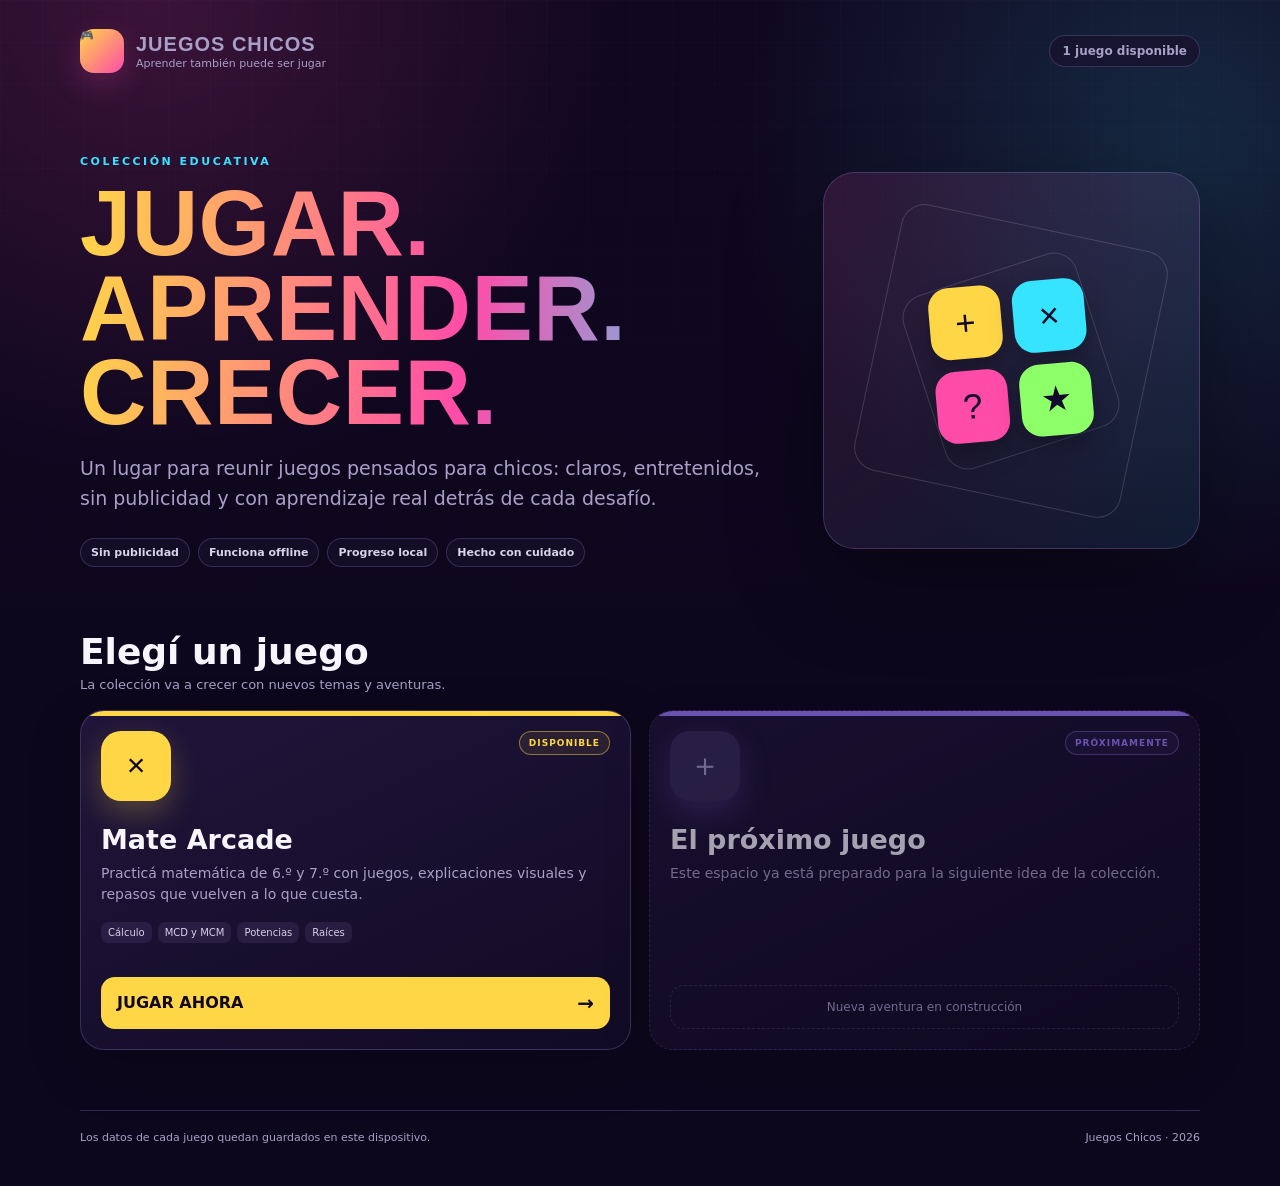
<file: index.html>
<!DOCTYPE html>
<html lang="es-AR">
<head>
<meta charset="UTF-8">
<meta name="viewport" content="width=device-width, initial-scale=1.0">
<meta name="theme-color" content="#130A2B">
<meta name="description" content="Colección de juegos educativos para aprender jugando.">
<title>Juegos Chicos</title>
<style>
  :root{
    --bg:#0d071d;--panel:#17102c;--panel2:#20163b;--ink:#f8f5ff;--muted:#a9a0c7;
    --line:rgba(184,161,255,.22);--cyan:#36e4ff;--pink:#ff4ca8;--gold:#ffd746;--lime:#8cff69;
  }
  *{box-sizing:border-box}
  html{color-scheme:dark;scroll-behavior:smooth}
  body{min-height:100vh;margin:0;font-family:system-ui,-apple-system,"Segoe UI",sans-serif;
    color:var(--ink);background:
      radial-gradient(circle at 12% 0%,rgba(255,76,168,.18),transparent 30rem),
      radial-gradient(circle at 92% 12%,rgba(54,228,255,.15),transparent 28rem),
      linear-gradient(180deg,#100720,var(--bg) 55%);overflow-x:hidden}
  body::before{content:"";position:fixed;inset:0;pointer-events:none;opacity:.28;
    background-image:linear-gradient(rgba(184,161,255,.09) 1px,transparent 1px),
      linear-gradient(90deg,rgba(184,161,255,.09) 1px,transparent 1px);
    background-size:42px 42px;mask-image:linear-gradient(to bottom,#000,transparent 72%)}
  a{color:inherit}
  button,a{-webkit-tap-highlight-color:transparent}
  :focus-visible{outline:3px solid var(--cyan);outline-offset:3px}
  .shell{position:relative;z-index:1;width:min(1120px,calc(100% - 32px));margin:auto;padding:28px 0 42px}
  header{display:flex;align-items:center;justify-content:space-between;gap:18px}
  .logo{display:flex;align-items:center;gap:12px;text-decoration:none}
  .logo-mark{width:44px;height:44px;border-radius:14px;display:grid;place-items:center;
    font-size:23px;background:linear-gradient(135deg,var(--gold),var(--pink));box-shadow:0 10px 30px rgba(255,76,168,.22)}
  .logo strong{display:block;font-family:Impact,"Arial Black",sans-serif;font-size:20px;letter-spacing:1px}
  .logo span{display:block;color:var(--muted);font-size:11px;margin-top:1px}
  .count{border:1px solid var(--line);border-radius:999px;padding:8px 12px;color:var(--muted);
    background:rgba(23,16,44,.7);font-size:12px;font-weight:700}
  .hero{display:grid;grid-template-columns:minmax(0,1.3fr) minmax(260px,.7fr);align-items:center;gap:42px;padding:82px 0 64px}
  .eyebrow{color:var(--cyan);font-size:11px;font-weight:900;letter-spacing:2.5px;text-transform:uppercase}
  h1{font-family:Impact,"Arial Black",sans-serif;font-size:clamp(48px,9vw,92px);line-height:.92;
    letter-spacing:.5px;margin:13px 0 18px;background:linear-gradient(95deg,var(--gold),var(--pink) 55%,var(--cyan));
    background-clip:text;color:transparent}
  .hero p{max-width:58ch;color:var(--muted);font-size:clamp(16px,2vw,19px);line-height:1.6;margin:0}
  .hero-tags{display:flex;flex-wrap:wrap;gap:8px;margin-top:24px}
  .hero-tags span{border:1px solid var(--line);border-radius:999px;padding:7px 10px;background:rgba(23,16,44,.7);
    color:#d9d2ed;font-size:11px;font-weight:700}
  .hero-art{aspect-ratio:1;border-radius:32px;position:relative;display:grid;place-items:center;
    border:1px solid var(--line);background:linear-gradient(145deg,rgba(255,76,168,.13),rgba(54,228,255,.08));
    box-shadow:0 30px 90px rgba(0,0,0,.35);overflow:hidden}
  .hero-art::before,.hero-art::after{content:"";position:absolute;border:1px solid rgba(255,255,255,.15);border-radius:24px}
  .hero-art::before{width:72%;height:72%;transform:rotate(12deg)}
  .hero-art::after{width:48%;height:48%;transform:rotate(-18deg)}
  .symbols{position:relative;z-index:1;display:grid;grid-template-columns:repeat(2,72px);gap:12px;transform:rotate(-5deg)}
  .symbols span{height:72px;display:grid;place-items:center;border-radius:20px;font-family:Impact,sans-serif;
    font-size:35px;color:#130a2b;box-shadow:0 12px 24px rgba(0,0,0,.25)}
  .symbols span:nth-child(1){background:var(--gold)}.symbols span:nth-child(2){background:var(--cyan)}
  .symbols span:nth-child(3){background:var(--pink)}.symbols span:nth-child(4){background:var(--lime)}
  .catalog-head{display:flex;align-items:end;justify-content:space-between;gap:16px;margin-bottom:18px}
  h2{font-size:clamp(25px,4vw,36px);margin:0}.catalog-head p{color:var(--muted);margin:5px 0 0;font-size:13px}
  .games{display:grid;grid-template-columns:repeat(auto-fit,minmax(min(100%,310px),1fr));gap:18px}
  .game-card{position:relative;min-height:340px;display:flex;flex-direction:column;border:1px solid var(--line);
    border-radius:24px;padding:20px;background:linear-gradient(155deg,rgba(32,22,59,.97),rgba(18,11,37,.97));
    box-shadow:0 18px 50px rgba(0,0,0,.25);overflow:hidden}
  .game-card::before{content:"";position:absolute;inset:0 0 auto;height:5px;background:var(--accent)}
  .game-card.available{transition:transform .18s,border-color .18s,box-shadow .18s}
  .game-card.available:hover{transform:translateY(-5px);border-color:color-mix(in srgb,var(--accent) 65%,transparent);
    box-shadow:0 24px 65px rgba(0,0,0,.36)}
  .card-top{display:flex;justify-content:space-between;align-items:start;gap:12px}
  .game-icon{width:70px;height:70px;border-radius:20px;display:grid;place-items:center;font-family:Impact,sans-serif;
    font-size:32px;color:#100720;background:var(--accent);box-shadow:0 12px 30px color-mix(in srgb,var(--accent) 25%,transparent)}
  .status{border:1px solid color-mix(in srgb,var(--accent) 48%,transparent);border-radius:999px;padding:6px 9px;
    color:var(--accent);background:color-mix(in srgb,var(--accent) 8%,transparent);font-size:9px;font-weight:900;letter-spacing:1px}
  .game-card h3{font-size:27px;margin:23px 0 8px}.game-card p{color:var(--muted);line-height:1.55;font-size:14px;margin:0}
  .topics{display:flex;flex-wrap:wrap;gap:6px;margin:16px 0 22px}
  .topics span{border-radius:7px;padding:5px 7px;background:rgba(184,161,255,.09);color:#d8d0eb;font-size:10px}
  .play-link{margin-top:auto;display:flex;align-items:center;justify-content:space-between;border-radius:14px;padding:14px 16px;
    background:var(--accent);color:#100720;text-decoration:none;font-weight:900}
  .play-link span:last-child{font-size:20px}
  .coming{opacity:.65;border-style:dashed}.coming .game-icon{background:rgba(184,161,255,.17);color:var(--muted)}
  .coming-note{margin-top:auto;border:1px dashed var(--line);border-radius:14px;padding:14px;text-align:center;color:var(--muted);font-size:12px}
  footer{display:flex;justify-content:space-between;gap:16px;border-top:1px solid var(--line);margin-top:60px;padding-top:20px;
    color:var(--muted);font-size:11px}
  @media(max-width:720px){
    .shell{width:min(100% - 24px,1120px);padding-top:18px}.hero{grid-template-columns:1fr;padding:54px 0 42px}
    .hero-art{display:none}.catalog-head{align-items:start;flex-direction:column}.game-card{min-height:320px}
  }
  @media(max-width:430px){
    header{align-items:flex-start}.logo span{display:none}.count{font-size:10px}.hero{padding-top:46px}
    h1{font-size:55px}.hero p{font-size:15px}.games{grid-template-columns:1fr}
    footer{flex-direction:column}.game-card{border-radius:20px}
  }
  @media(prefers-reduced-motion:reduce){*{scroll-behavior:auto!important;transition:none!important}}
</style>
</head>
<body>
<div class="shell">
  <header>
    <a class="logo" href="index.html" aria-label="Inicio de Juegos Chicos">
      <span class="logo-mark" aria-hidden="true">🎮</span>
      <span><strong>JUEGOS CHICOS</strong><span>Aprender también puede ser jugar</span></span>
    </a>
    <div class="count" id="gameCount">1 juego disponible</div>
  </header>

  <main>
    <section class="hero">
      <div>
        <div class="eyebrow">Colección educativa</div>
        <h1>JUGAR.<br>APRENDER.<br>CRECER.</h1>
        <p>Un lugar para reunir juegos pensados para chicos: claros, entretenidos, sin publicidad y con aprendizaje real detrás de cada desafío.</p>
        <div class="hero-tags" aria-label="Características">
          <span>Sin publicidad</span>
          <span>Funciona offline</span>
          <span>Progreso local</span>
          <span>Hecho con cuidado</span>
        </div>
      </div>
      <div class="hero-art" aria-hidden="true">
        <div class="symbols"><span>+</span><span>×</span><span>?</span><span>★</span></div>
      </div>
    </section>

    <section aria-labelledby="catalogTitle">
      <div class="catalog-head">
        <div>
          <h2 id="catalogTitle">Elegí un juego</h2>
          <p>La colección va a crecer con nuevos temas y aventuras.</p>
        </div>
      </div>
      <div class="games" id="gameCatalog"></div>
    </section>
  </main>

  <footer>
    <span>Los datos de cada juego quedan guardados en este dispositivo.</span>
    <span>Juegos Chicos · 2026</span>
  </footer>
</div>

<script>
(function(){
  "use strict";
  // Para sumar un juego, agregá su carpeta en /games y una entrada en esta lista.
  var GAMES=[
    {
      title:"Mate Arcade",
      icon:"×",
      accent:"#FFD746",
      href:"games/mate-arcade/index.html",
      description:"Practicá matemática de 6.º y 7.º con juegos, explicaciones visuales y repasos que vuelven a lo que cuesta.",
      topics:["Cálculo","MCD y MCM","Potencias","Raíces"],
      status:"DISPONIBLE"
    }
  ];
  var catalog=document.getElementById("gameCatalog");
  GAMES.forEach(function(game){
    var article=document.createElement("article");
    article.className="game-card available";
    article.style.setProperty("--accent",game.accent);
    article.innerHTML=
      "<div class='card-top'><div class='game-icon' aria-hidden='true'>"+game.icon+"</div><span class='status'>"+game.status+"</span></div>"+
      "<h3>"+game.title+"</h3><p>"+game.description+"</p>"+
      "<div class='topics'>"+game.topics.map(function(topic){return "<span>"+topic+"</span>";}).join("")+"</div>"+
      "<a class='play-link' href='"+game.href+"'><span>JUGAR AHORA</span><span aria-hidden='true'>→</span></a>";
    catalog.appendChild(article);
  });
  var upcoming=document.createElement("article");
  upcoming.className="game-card coming";
  upcoming.style.setProperty("--accent","#9D7BFF");
  upcoming.innerHTML="<div class='card-top'><div class='game-icon' aria-hidden='true'>＋</div><span class='status'>PRÓXIMAMENTE</span></div>"+
    "<h3>El próximo juego</h3><p>Este espacio ya está preparado para la siguiente idea de la colección.</p>"+
    "<div class='coming-note'>Nueva aventura en construcción</div>";
  catalog.appendChild(upcoming);
  document.getElementById("gameCount").textContent=GAMES.length+" juego"+(GAMES.length===1?"":"s")+" disponible"+(GAMES.length===1?"":"s");
})();
</script>
</body>
</html>
</file>
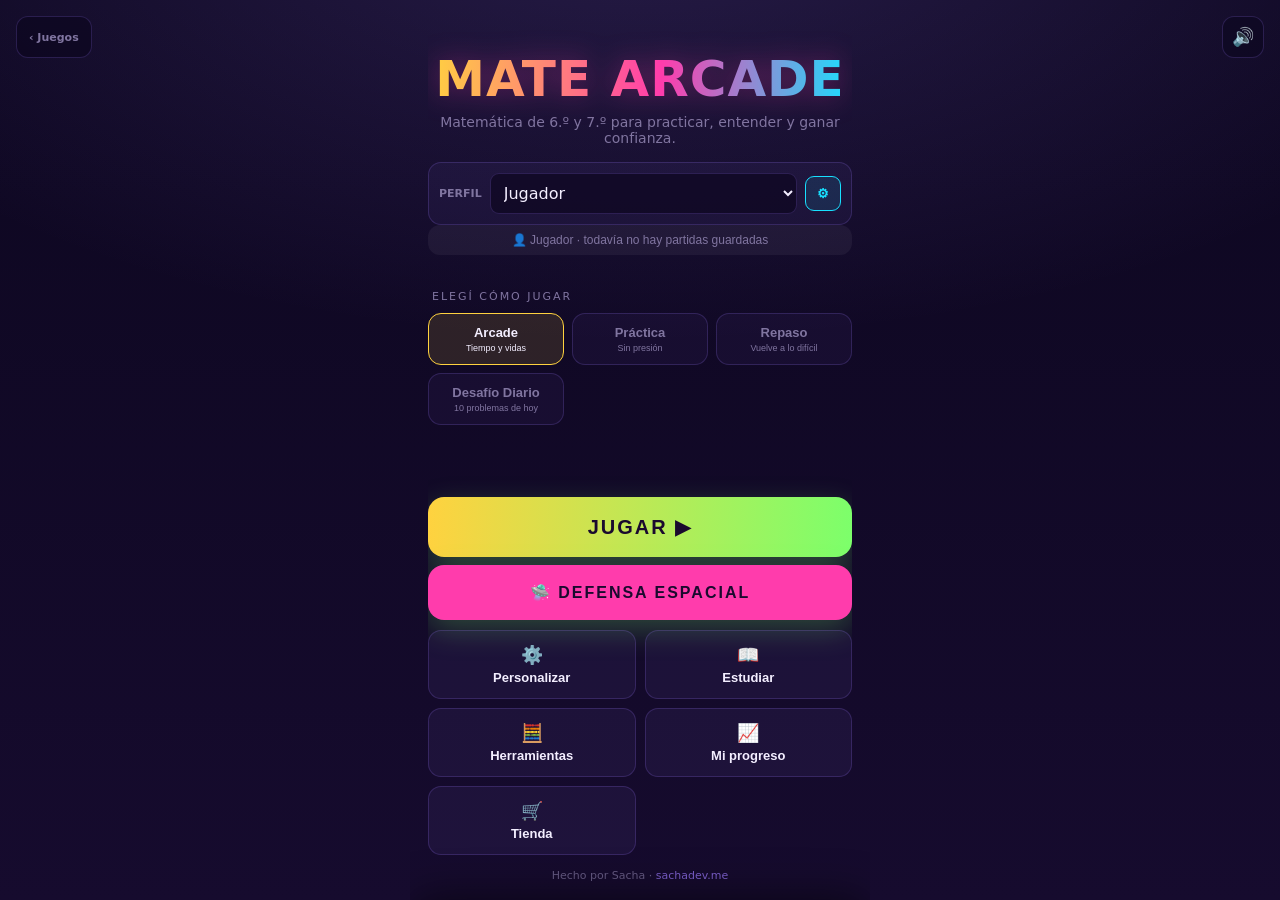
<file: games/mate-arcade/index.html>
<!DOCTYPE html>
<html lang="es-AR">
<head>
<meta charset="UTF-8">
<meta name="viewport" content="width=device-width, initial-scale=1.0">
<meta name="theme-color" content="#0D0720">
<title>Mate Arcade</title>
<link rel="manifest" href="manifest.json">
<link rel="icon" href="data:image/svg+xml;utf8,<svg xmlns='http://www.w3.org/2000/svg' viewBox='0 0 100 100'><rect width='100' height='100' rx='20' fill='%23FFD746'/><text x='50' y='65' font-family='sans-serif' font-weight='bold' font-size='60' text-anchor='middle' fill='%23000'>×</text></svg>">
<link rel="stylesheet" href="styles.css?v=20260624-6">
</head>
<body>
<div class="grid-bg"></div>
<a class="portal-link" href="../../index.html" aria-label="Volver a todos los juegos">‹ Juegos</a>
<button class="sound-toggle" id="soundBtn" aria-label="Sonido">🔊</button>

<div class="app">

  <!-- MENÚ -->
  <section class="screen active" id="menu">
    <div class="brand">
      <h1>MATE ARCADE</h1>
      <p>Matemática de 6.º y 7.º para practicar, entender y ganar confianza.</p>
    </div>
    <div class="profile-box">
      <label for="profileSelect">PERFIL</label>
      <select id="profileSelect" aria-label="Perfil activo"></select>
      <button class="profile-add" id="manageProfileBtn" aria-label="Administrar perfiles">⚙</button>
    </div>
    <button class="profile-progress" id="profileProgress" aria-label="Ver mi perfil completo"></button>
    <div class="label">Elegí cómo jugar</div>
    <div class="modes" id="modes">
      <button class="mode" data-mode="arcade" data-active="1" aria-pressed="true"><b>Arcade</b><span>Tiempo y vidas</span></button>
      <button class="mode" data-mode="practice" data-active="0" aria-pressed="false"><b>Práctica</b><span>Sin presión</span></button>
      <button class="mode" data-mode="review" data-active="0" aria-pressed="false"><b>Repaso</b><span>Vuelve a lo difícil</span></button>
      <button class="mode" data-mode="daily" data-active="0" aria-pressed="false"><b>Desafío Diario</b><span>10 problemas de hoy</span></button>
    </div>
    <button class="play" id="playBtn">JUGAR ▶</button>
    <button class="play defense" id="defenseBtn" style="margin-top:8px; background:var(--magenta); font-size:16px;">🛸 DEFENSA ESPACIAL</button>
    <div class="home-actions">
      <button class="home-action" id="customizeBtn"><span>⚙️</span>Personalizar</button>
      <button class="home-action" id="studyBtn"><span>📖</span>Estudiar</button>
      <button class="home-action" id="toolsBtn"><span>🧮</span>Herramientas</button>
      <button class="home-action" id="progressBtn"><span>📈</span>Mi progreso</button>
      <button class="home-action" id="storeBtn"><span>🛒</span>Tienda</button>
    </div>
    <p class="credit">Hecho por Sacha · <a href="https://sachadev.me" target="_blank" rel="noopener">sachadev.me</a></p>
  </section>

  <!-- PERSONALIZAR -->
  <section class="screen" id="customize">
    <div class="learn-head">
      <button class="back" id="customizeBack">‹ Volver</button>
      <h2>PERSONALIZAR PARTIDA</h2>
    </div>
    <p class="learn-sub">Elegí qué practicar y cómo querés jugar. Todo queda guardado en el perfil.</p>
    <div class="label">Operaciones</div>
    <div class="ops" id="ops">
      <button class="op" data-op="add" data-active="1"><span class="sym">+</span><span class="nm">SUMA</span></button>
      <button class="op" data-op="sub" data-active="1"><span class="sym">−</span><span class="nm">RESTA</span></button>
      <button class="op" data-op="mul" data-active="1"><span class="sym">×</span><span class="nm">MULTIPLICAR</span></button>
      <button class="op" data-op="div" data-active="1"><span class="sym">÷</span><span class="nm">DIVIDIR</span></button>
      <button class="op" data-op="pow" data-active="1"><span class="sym">xⁿ</span><span class="nm">POTENCIA</span></button>
      <button class="op" data-op="root" data-active="1"><span class="sym">√</span><span class="nm">RAÍZ</span></button>
      <button class="op" data-op="mlt" data-active="1"><span class="sym">M</span><span class="nm">MÚLTIPLOS</span></button>
      <button class="op" data-op="dvs" data-active="1"><span class="sym">D</span><span class="nm">DIVISORES</span></button>
      <button class="op" data-op="mcd" data-active="1"><span class="sym txt">MCD</span><span class="nm">MÁX COMÚN</span></button>
      <button class="op" data-op="mcm" data-active="1"><span class="sym txt">MCM</span><span class="nm">MÍN COMÚN</span></button>
      <button class="op" data-op="frac" data-active="1"><span class="sym">½</span><span class="nm">FRACCIONES</span></button>
      <button class="op" data-op="dec" data-active="1"><span class="sym">,</span><span class="nm">DECIMALES</span></button>
      <button class="op" data-op="simp" data-active="1"><span class="sym">÷/÷</span><span class="nm">SIMPLIFICAR</span></button>
    </div>
    <div class="quick" id="quick">
      <button class="chip" data-sel="all">Todas</button>
      <button class="chip" data-sel="none">Ninguna</button>
    </div>
    <div class="label">Nivel de cada operación</div>
    <div class="quick" id="allDiff">
      <button class="chip" data-all="easy">Todo Fácil</button>
      <button class="chip" data-all="normal">Todo Normal</button>
      <button class="chip" data-all="hard">Todo Difícil</button>
    </div>
    <div class="levels" id="levelList"></div>
    <div class="label">Preferencias</div>
    <div class="settings">
      <label class="setting">Respuesta
        <select id="answerMode"><option value="mixed">Variada</option><option value="choice">Opciones</option><option value="write">Escrita</option></select>
      </label>
      <label class="setting">Preguntas
        <select id="roundSetting"><option value="5">5</option><option value="10">10</option><option value="15">15</option><option value="20">20</option></select>
      </label>
      <label class="setting"><input type="checkbox" id="vibrationSetting" checked> Vibración</label>
      <label class="setting"><input type="checkbox" id="contrastSetting"> Alto contraste</label>
      <label class="setting"><input type="checkbox" id="motionSetting"> Menos movimiento</label>
      <label class="setting"><input type="checkbox" id="textSetting"> Texto grande</label>
      <label class="setting"><input type="checkbox" id="calmSetting"> Ocultar puntaje, reloj y rachas</label>
    </div>
    <button class="play" id="customizePlayBtn">JUGAR CON ESTA CONFIGURACIÓN ▶</button>
  </section>

  <!-- JUEGO -->
  <section class="screen" id="game">
    <div class="hud">
      <div class="game-meta">
        <button class="quit" id="quitBtn" aria-label="Terminar partida">‹</button>
        <button class="quit" id="pauseBtn" aria-label="Pausar partida">Ⅱ</button>
        <div><div class="mode-tag" id="gameModeTag">ARCADE</div><div class="lives" id="lives" aria-label="3 vidas">❤️❤️❤️</div></div>
      </div>
      <div class="score-box"><div class="lbl">PUNTAJE</div><div class="val" id="score">0</div></div>
    </div>
    <div class="timer" id="timerBar" role="progressbar" aria-label="Tiempo restante" aria-valuemin="0" aria-valuemax="100"><div class="fill" id="timerFill"></div></div>
    <div class="combo-wrap">
      <div class="combo-bar"><div class="cfill" id="comboFill"></div></div>
      <div class="combo-txt" id="comboTxt">x1</div>
    </div>
    <div class="question">
      <div class="level-tag" id="levelTag">NIVEL 1</div>
      <div class="equation" id="equation" aria-live="polite">7 × 8 = <span class="q">?</span></div>
      <div class="q-actions">
        <button class="hint-btn" id="hintBtn">💡 Pista</button>
        <button class="hint-btn tts-btn" id="readAloudBtn" aria-label="Leer en voz alta" style="display:none">📢</button>
      </div>
    </div>
    <div class="options" id="options"></div>
    <form class="type-answer" id="typeAnswer">
      <label class="sr-only" for="answerInput">Tu respuesta</label>
      <input class="answer-input" id="answerInput" type="number" inputmode="numeric" autocomplete="off" placeholder="Tu respuesta">
      <button class="answer-submit" type="submit">OK</button>
    </form>
    <div class="round-progress" id="roundProgress"></div>
  </section>

  <!-- PROGRESO -->
  <section class="screen" id="progress">
    <div class="learn-head">
      <button class="back" id="progressBack">‹ Volver</button>
      <h2>MI PROGRESO</h2>
    </div>
    <div class="progress-hero">
      <div class="big" id="progressName">Jugador</div>
      <p id="progressMessage">Tus respuestas ayudan a elegir qué conviene practicar después.</p>
    </div>
    
    <div class="tabs" id="progressTabs">
      <button class="tab-btn active" data-tab="stats">Estadísticas</button>
      <button class="tab-btn" data-tab="achievements">Logros</button>
      <button class="tab-btn" data-tab="stickers">Stickers</button>
    </div>

    <div class="tab-content">
      <div class="tab-pane active" id="tab-stats">
        <div class="progress-grid">
          <div class="progress-stat"><b id="progressAccuracy">0%</b><span>RESPUESTAS BIEN</span></div>
          <div class="progress-stat"><b id="progressTotal">0</b><span>RESPUESTAS</span></div>
          <div class="progress-stat"><b id="progressBest">0</b><span>RÉCORD</span></div>
        </div>
        <div class="label">Cómo venís en cada tema</div>
        <div class="mastery-list" id="masteryList"></div>
      </div>
      
      <div class="tab-pane" id="tab-achievements">
        <div class="achievement-grid" id="achievementList"></div>
      </div>
      
      <div class="tab-pane" id="tab-stickers">
        <div class="stickers-list" id="stickersList"></div>
      </div>
    </div>

    <div class="data-actions">
      <button id="exportBtn">Exportar progreso</button>
      <label for="importInput">Importar progreso</label>
      <input class="sr-only" id="importInput" type="file" accept="application/json">
    </div>
  </section>

  <!-- TIENDA -->
  <section class="screen" id="store">
    <div class="learn-head">
      <button class="back" id="storeBack">‹ Volver</button>
      <h2>TIENDA DE MATE ARCADE</h2>
    </div>
    <div style="text-align:center;font-size:24px;color:var(--gold);margin:16px 0;font-weight:bold;">
      Tienes <span id="storeCoinCount">0</span> 🪙 Monedas
    </div>
    
    <div class="tabs" id="storeTabs">
      <button class="tab-btn active" data-tab="themes">Temas de Color</button>
      <button class="tab-btn" data-tab="avatars">Avatares</button>
    </div>
    <div class="tab-content">
      <div class="tab-pane active" id="tab-themes">
        <div class="store-grid" id="storeThemesList"></div>
      </div>
      <div class="tab-pane" id="tab-avatars">
        <div class="store-grid" id="storeAvatarsList"></div>
      </div>
    </div>
  </section>

  <!-- DEFENSA ESPACIAL -->
  <section class="screen" id="defenseScreen">
    <div class="defense-header">
      <div class="defense-stats">
        <div>Puntos: <span id="defenseScore">0</span></div>
        <div>Vidas: <span id="defenseLives">❤️❤️❤️</span></div>
      </div>
      <button class="back" id="defenseQuitBtn" style="position:static; margin-left:auto;">Abandonar</button>
    </div>
    <div class="defense-area" id="defenseArea">
      <!-- Las naves se inyectan acá -->
    </div>
    <form class="defense-controls" id="defenseForm">
      <input type="tel" id="defenseInput" autocomplete="off" placeholder="Dispara el resultado..." aria-label="Respuesta">
      <button type="submit" class="fire-btn">💥</button>
    </form>
  </section>

  <!-- FIN -->
  <section class="screen end" id="end">
    <h2 id="endTitle">¡Buena partida!</h2>
    <div class="record" id="recordLine">Récord: 0</div>
    <div class="stat-grid">
      <div class="stat"><div class="v" id="finalScore">0</div><div class="k">PUNTAJE</div></div>
      <div class="stat"><div class="v" id="finalCorrect">0</div><div class="k">ACERTADAS</div></div>
      <div class="stat"><div class="v" id="finalBest">x0</div><div class="k">MEJOR COMBO</div></div>
      <div class="stat"><div class="v" id="finalLevel">1</div><div class="k">NIVEL</div></div>
    </div>
    <div id="endStickerContainer"></div>
    <div class="summary" id="summary"></div>
    <div class="end-actions">
      <button class="play" id="againBtn">JUGAR DE NUEVO ↻</button>
      <button class="btn-secondary" id="menuBtn">Volver al menú</button>
    </div>
  </section>

  <!-- ESTUDIAR -->
  <section class="screen" id="learn">
    <div class="learn-head">
      <button class="back" id="learnBack">‹ Volver</button>
      <h2>GUÍA DE ESTUDIO</h2>
    </div>
    <p class="learn-sub">Elegí un tema de 6.º o 7.º. Podés leer la explicación, mirar un ejemplo y practicar.</p>
    <div class="learn-actions">
      <button class="learn-action" id="printStudyBtn">🖨 Imprimir guía</button>
      <button class="learn-action" id="learnToolsBtn">🧰 Ver herramientas</button>
    </div>
    <div class="lesson-recommend" id="studyRecommendation">Empezá por el tema que más necesites reforzar.</div>
    <label class="topic-jump" for="studyTopicSelect">
      <span>Ir a la lección</span>
      <select id="studyTopicSelect" aria-label="Elegir una lección"></select>
    </label>
    <div class="topic-map-title">Todos los temas</div>
    <div class="study-index" id="studyIndex"></div>
    <div id="studyList"></div>
    <div class="lesson-nav">
      <button id="prevLessonBtn">‹ Anterior</button>
      <span class="lesson-position" id="lessonPosition">1 de 10</span>
      <button id="nextLessonBtn">Siguiente ›</button>
    </div>
  </section>

  <!-- HERRAMIENTAS -->
  <section class="screen" id="tools">
    <div class="learn-head">
      <button class="back" id="toolsBack">‹ Volver</button>
      <h2>HERRAMIENTAS</h2>
    </div>
    <p class="learn-sub">Tablas y referencias rápidas para consultar mientras estudiás.</p>
    <nav class="tool-index" id="toolIndex" aria-label="Elegí una herramienta">
      <button class="tool-jump" type="button" data-tool-target="times" aria-pressed="true">Tabla ×</button>
      <button class="tool-jump" type="button" data-tool-target="primes" aria-pressed="false">Primos y factores</button>
      <button class="tool-jump" type="button" data-tool-target="divis" aria-pressed="false">Divisibilidad</button>
      <button class="tool-jump" type="button" data-tool-target="squares" aria-pressed="false">Potencias</button>
      <button class="tool-jump" type="button" data-tool-target="anatomy" aria-pressed="false">Anatomía</button>
      <button class="tool-jump" type="button" data-tool-target="fractions" aria-pressed="false">Fracciones</button>
      <button class="tool-jump" type="button" data-tool-target="round" aria-pressed="false">Redondeo</button>
      <button class="tool-jump" type="button" data-tool-target="units" aria-pressed="false">Unidades</button>
      <button class="tool-jump" type="button" data-tool-target="mcdmcm" aria-pressed="false">MCD y MCM</button>
      <button class="tool-jump" type="button" data-tool-target="glossary" aria-pressed="false">Glosario</button>
    </nav>
    <section class="extra" id="toolTimes">
      <h3>TABLA PITAGÓRICA · DEL 1 AL 10</h3>
      <p class="tool-note">Tocá un número para resaltar su fila y su columna. Deslizá el cuadro hacia los costados si la pantalla es chica.</p>
      <div class="table-picks" id="tablePicks"></div>
      <div class="times-wrap">
        <table class="times-table" id="timesTable" aria-label="Tabla de multiplicar del 1 al 10"></table>
      </div>
    </section>
    <section class="extra" id="toolPrimes">
      <h3>NÚMEROS PRIMOS Y FACTORES · HASTA 100</h3>
      <p class="tool-note">Los <b>primos</b> están resaltados: solo se dividen por 1 y por sí mismos. Tocá cualquier número para descomponerlo en factores primos.</p>
      <div class="primes-grid" id="primesGrid"></div>
      <div class="factor-readout" id="factorReadout" aria-live="polite">Tocá un número para descomponerlo.</div>
    </section>
    <section class="extra" id="toolDivis">
      <h3>REGLAS DE DIVISIBILIDAD</h3>
      <p class="tool-note">Sirve para saber rápido, sin hacer la cuenta, si un número se puede dividir justo (sin que sobre nada) por 2, 3, 4, 5, 6, 9 o 10. Escribí un número y te explica el porqué de cada uno.</p>
      <div class="divis-check">
        <label class="sr-only" for="divisInput">Número para revisar</label>
        <input id="divisInput" type="text" inputmode="numeric" autocomplete="off" value="360" placeholder="Escribí un número, por ejemplo 360">
      </div>
      <div class="divis-flags" id="divisFlags" aria-live="polite"></div>
    </section>
    <section class="extra" id="toolSquares">
      <h3>POTENCIAS, CUADRADOS Y CUBOS</h3>
      <p class="tool-note">Una potencia es multiplicar un número (la base) por sí mismo varias veces. El exponente dice cuántas veces.</p>
      <h4 class="tool-subhead">Calculá una potencia</h4>
      <div class="pow-calc">
        <label class="sr-only" for="powBase">Base</label>
        <input id="powBase" type="number" inputmode="numeric" min="0" max="100" value="2" placeholder="Base">
        <span class="pow-calc-x">elevado a</span>
        <label class="sr-only" for="powExp">Exponente</label>
        <input id="powExp" type="number" inputmode="numeric" min="0" max="10" value="3" placeholder="Exponente">
      </div>
      <div class="calc-steps" id="powCalcOut" aria-live="polite">Escribí una base y un exponente para calcular la potencia.</div>
      <p class="tool-note">Estos son los resultados que conviene reconocer de memoria. Tocá cualquiera para ver su raíz: el camino de vuelta, de qué número salió.</p>
      <h4 class="tool-subhead">Cuadrados perfectos</h4>
      <div class="squares" id="squaresGrid">
        <button class="sq" type="button" data-pow="2" data-base="1" data-val="1"><b>1</b><span>1²</span></button><button class="sq" type="button" data-pow="2" data-base="2" data-val="4"><b>4</b><span>2²</span></button>
        <button class="sq" type="button" data-pow="2" data-base="3" data-val="9"><b>9</b><span>3²</span></button><button class="sq" type="button" data-pow="2" data-base="4" data-val="16"><b>16</b><span>4²</span></button>
        <button class="sq" type="button" data-pow="2" data-base="5" data-val="25"><b>25</b><span>5²</span></button><button class="sq" type="button" data-pow="2" data-base="6" data-val="36"><b>36</b><span>6²</span></button>
        <button class="sq" type="button" data-pow="2" data-base="7" data-val="49"><b>49</b><span>7²</span></button><button class="sq" type="button" data-pow="2" data-base="8" data-val="64"><b>64</b><span>8²</span></button>
        <button class="sq" type="button" data-pow="2" data-base="9" data-val="81"><b>81</b><span>9²</span></button><button class="sq" type="button" data-pow="2" data-base="10" data-val="100"><b>100</b><span>10²</span></button>
        <button class="sq" type="button" data-pow="2" data-base="11" data-val="121"><b>121</b><span>11²</span></button><button class="sq" type="button" data-pow="2" data-base="12" data-val="144"><b>144</b><span>12²</span></button>
      </div>
      <h4 class="tool-subhead">Cubos</h4>
      <div class="squares" id="cubesGrid">
        <button class="sq" type="button" data-pow="3" data-base="1" data-val="1"><b>1</b><span>1³</span></button><button class="sq" type="button" data-pow="3" data-base="2" data-val="8"><b>8</b><span>2³</span></button>
        <button class="sq" type="button" data-pow="3" data-base="3" data-val="27"><b>27</b><span>3³</span></button><button class="sq" type="button" data-pow="3" data-base="4" data-val="64"><b>64</b><span>4³</span></button>
        <button class="sq" type="button" data-pow="3" data-base="5" data-val="125"><b>125</b><span>5³</span></button><button class="sq" type="button" data-pow="3" data-base="6" data-val="216"><b>216</b><span>6³</span></button>
      </div>
      <div class="factor-readout" id="powReadout" aria-live="polite">Tocá un cuadrado o un cubo para ver su raíz.</div>
    </section>
    <section class="extra" id="toolAnatomy">
      <h3>ANATOMÍA DE LAS OPERACIONES</h3>
      <p class="tool-note">Cómo se llama cada parte y dónde va. Te ayuda a entender las consignas y las correcciones.</p>
      <div class="anatomy">
        <div class="anat-card">
          <div class="anat-expr"><b class="t-a">7</b> + <b class="t-a">5</b> = <b class="t-r">12</b></div>
          <div class="anat-legend"><span class="t-a">Sumandos</span> · <span class="t-r">Suma</span></div>
        </div>
        <div class="anat-card">
          <div class="anat-expr"><b class="t-a">9</b> − <b class="t-b">4</b> = <b class="t-r">5</b></div>
          <div class="anat-legend"><span class="t-a">Minuendo</span> · <span class="t-b">Sustraendo</span> · <span class="t-r">Diferencia</span></div>
        </div>
        <div class="anat-card">
          <div class="anat-expr"><b class="t-a">6</b> × <b class="t-a">4</b> = <b class="t-r">24</b></div>
          <div class="anat-legend"><span class="t-a">Factores</span> · <span class="t-r">Producto</span></div>
        </div>
        <div class="anat-card">
          <div class="anat-expr"><b class="t-a">20</b> ÷ <b class="t-b">3</b> = <b class="t-r">6</b> <small>y sobran <b class="t-c">2</b></small></div>
          <div class="anat-legend"><span class="t-a">Dividendo</span> · <span class="t-b">Divisor</span> · <span class="t-r">Cociente</span> · <span class="t-c">Resto</span></div>
        </div>
        <div class="anat-card">
          <div class="anat-expr"><b class="t-a">2</b><sup class="t-b">3</sup> = <b class="t-r">8</b></div>
          <div class="anat-legend"><span class="t-a">Base</span> · <span class="t-b">Exponente</span> · <span class="t-r">Potencia</span></div>
        </div>
        <div class="anat-card">
          <div class="anat-expr">√<b class="t-r">49</b> = <b class="t-a">7</b></div>
          <div class="anat-legend"><span class="t-r">Radicando</span> · <span class="t-a">Raíz</span></div>
        </div>
      </div>
    </section>
    <section class="extra" id="toolFractions">
      <h3>FRACCIONES</h3>
      <p class="tool-note">Simplificá una fracción paso a paso y mirá las equivalencias más comunes con decimales y porcentajes.</p>
      <h4 class="tool-subhead">Simplificar</h4>
      <div class="frac-calc">
        <div class="frac-input">
          <label class="sr-only" for="fracNum">Numerador (arriba)</label>
          <input id="fracNum" type="number" inputmode="numeric" min="0" max="9999" value="8" placeholder="Arriba, ej. 8">
          <span class="frac-line"></span>
          <label class="sr-only" for="fracDen">Denominador (abajo)</label>
          <input id="fracDen" type="number" inputmode="numeric" min="1" max="9999" value="12" placeholder="Abajo, ej. 12">
        </div>
        <div class="calc-steps" id="fracSteps" aria-live="polite">Escribí una fracción para simplificarla.</div>
      </div>
      <h4 class="tool-subhead">Equivalencias frecuentes</h4>
      <div class="equiv-table">
        <div class="equiv-row equiv-head"><span>Fracción</span><span>Decimal</span><span>Porcentaje</span></div>
        <div class="equiv-row"><span>1/2</span><span>0,5</span><span>50 %</span></div>
        <div class="equiv-row"><span>1/3</span><span>0,33…</span><span>33,3 %</span></div>
        <div class="equiv-row"><span>2/3</span><span>0,66…</span><span>66,6 %</span></div>
        <div class="equiv-row"><span>1/4</span><span>0,25</span><span>25 %</span></div>
        <div class="equiv-row"><span>3/4</span><span>0,75</span><span>75 %</span></div>
        <div class="equiv-row"><span>1/5</span><span>0,2</span><span>20 %</span></div>
        <div class="equiv-row"><span>1/10</span><span>0,1</span><span>10 %</span></div>
        <div class="equiv-row"><span>1/100</span><span>0,01</span><span>1 %</span></div>
      </div>
    </section>
    <section class="extra" id="toolRound">
      <h3>REDONDEO Y ESTIMACIÓN</h3>
      <p class="tool-note">Escribí un número y mirá cómo queda redondeado a la decena, la centena y el mil más cercanos.</p>
      <div class="calc-inputs">
        <label class="sr-only" for="roundInput">Número para redondear</label>
        <input id="roundInput" type="number" inputmode="numeric" value="3847" placeholder="Ej. 3847">
      </div>
      <div class="round-out" id="roundOut" aria-live="polite">Escribí un número para redondearlo.</div>
    </section>
    <section class="extra" id="toolUnits">
      <h3>CONVERSIÓN DE UNIDADES</h3>
      <p class="tool-note">Elegí una medida, escribí un valor con su unidad y mirá el equivalente en las demás.</p>
      <div class="unit-tabs" id="unitTabs" role="group" aria-label="Tipo de medida">
        <button type="button" class="unit-tab" data-unit-kind="length" data-active="1" aria-pressed="true">Longitud</button>
        <button type="button" class="unit-tab" data-unit-kind="mass" data-active="0" aria-pressed="false">Peso</button>
        <button type="button" class="unit-tab" data-unit-kind="capacity" data-active="0" aria-pressed="false">Capacidad</button>
      </div>
      <div class="unit-input">
        <label class="sr-only" for="unitValue">Valor</label>
        <input id="unitValue" type="text" inputmode="decimal" autocomplete="off" value="1" placeholder="Ej. 2,5">
        <label class="sr-only" for="unitFrom">Unidad de partida</label>
        <select id="unitFrom"></select>
      </div>
      <div class="unit-out" id="unitOut" aria-live="polite">Escribí un valor para convertirlo.</div>
    </section>
    <section class="extra" id="toolMcdMcmCalc">
      <h3>CALCULADORA DE MCD Y MCM · PASO A PASO</h3>
      <p class="tool-note">Escribí dos números y seguí el camino con sus divisores y múltiplos para encontrar el MCD (máximo común divisor) y el MCM (mínimo común múltiplo).</p>
      <div class="calc-inputs">
        <label class="sr-only" for="mcdA">Primer número</label>
        <input id="mcdA" type="number" inputmode="numeric" min="1" max="999" value="12" placeholder="Nº 1, ej. 12">
        <span class="calc-x">y</span>
        <label class="sr-only" for="mcdB">Segundo número</label>
        <input id="mcdB" type="number" inputmode="numeric" min="1" max="999" value="18" placeholder="Nº 2, ej. 18">
      </div>
      <div class="calc-steps" id="mcdSteps" aria-live="polite">Escribí dos números para ver el procedimiento.</div>
    </section>
    <section class="extra" id="toolMcdMcm">
      <h3>MCD vs MCM · NO LOS CONFUNDAS</h3>
      <div class="vs">
        <div class="col cd"><h4>MCD</h4><p>Mirá los <b>divisores</b>.</p><p>Marcá los que se repiten.</p><p>Elegí el <b>mayor</b> de esos números.</p></div>
        <div class="col cm"><h4>MCM</h4><p>Mirá los <b>múltiplos</b>.</p><p>Marcá los que se repiten.</p><p>Elegí el <b>primero</b> que aparece.</p></div>
      </div>
    </section>
    <section class="extra" id="toolGlossary">
      <h3>GLOSARIO MATEMÁTICO</h3>
      <div class="glossary">
        <div><b>Sumando</b>Cada número que se suma.</div>
        <div><b>Diferencia</b>El resultado de una resta.</div>
        <div><b>Factor</b>Cada número que se multiplica.</div>
        <div><b>Producto</b>El resultado de una multiplicación.</div>
        <div><b>Dividendo</b>El total que queremos repartir o dividir.</div>
        <div><b>Divisor</b>El número de grupos, o el número por el que dividimos.</div>
        <div><b>Cociente</b>El resultado de la división: cuánto toca por grupo.</div>
        <div><b>Resto</b>Lo que sobra después de repartir.</div>
        <div><b>Base</b>El número grande de una potencia; es el que se repite.</div>
        <div><b>Exponente</b>El número pequeño; dice cuántas veces se repite la base.</div>
        <div><b>Múltiplo</b>Un número que aparece en la tabla de otro.</div>
        <div><b>Divisor común</b>Un número que divide justo a dos números diferentes.</div>
        <div><b>Número primo</b>Solo se divide por 1 y por sí mismo, como 2, 3, 5 o 7.</div>
        <div><b>Número compuesto</b>Tiene más divisores además del 1 y sí mismo, como 6 o 12.</div>
        <div><b>Cuadrado perfecto</b>El resultado de multiplicar un número por sí mismo, como 9 = 3 × 3.</div>
      </div>
    </section>
  </section>

  <!-- tarjeta educativa -->
  <div class="teach" id="teach">
    <div class="tt" id="teachTitle">¿Por qué?</div>
    <div class="body" id="teachBody"></div>
    <div class="teach-actions">
      <button class="tbtn" id="teachBtn">Seguir ▶</button>
      <button class="study-link" id="studyErrorBtn">📖 Repasar este tema</button>
    </div>
  </div>

  <div class="flash" id="flash"><span id="flashTxt"></span></div>
  <div id="announcer" class="sr-only" aria-live="assertive"></div>

  <div class="overlay" id="profileDialog" role="dialog" aria-modal="true" aria-labelledby="profileDialogTitle" aria-hidden="true">
    <div class="dialog-card">
      <h2 id="profileDialogTitle">Administrar perfiles</h2>
      <p>Creá un perfil nuevo o modificá el perfil activo.</p>
      <label class="sr-only" for="profileNameInput">Nombre del perfil</label>
      <input id="profileNameInput" maxlength="18" autocomplete="off" placeholder="Nombre">
      <div class="dialog-actions">
        <button class="primary" id="createProfileBtn">Crear nuevo</button>
        <button id="renameProfileBtn">Renombrar</button>
        <button class="danger" id="deleteProfileBtn">Eliminar</button>
        <button id="closeProfileBtn">Cerrar</button>
      </div>
    </div>
  </div>

  <div class="overlay" id="pauseOverlay" role="dialog" aria-modal="true" aria-labelledby="pauseTitle" aria-hidden="true">
    <div class="dialog-card pause-card">
      <h2 id="pauseTitle">Partida en pausa</h2>
      <p>El reloj está detenido.</p>
      <div class="dialog-actions">
        <button class="primary" id="resumeBtn">Continuar</button>
        <button id="pauseMenuBtn">Volver al menú</button>
      </div>
    </div>
  </div>
</div>

<script src="js/lessons.js?v=20260624-6"></script>
<script src="js/app.js?v=20260624-6"></script>
</body>
</html>
</file>
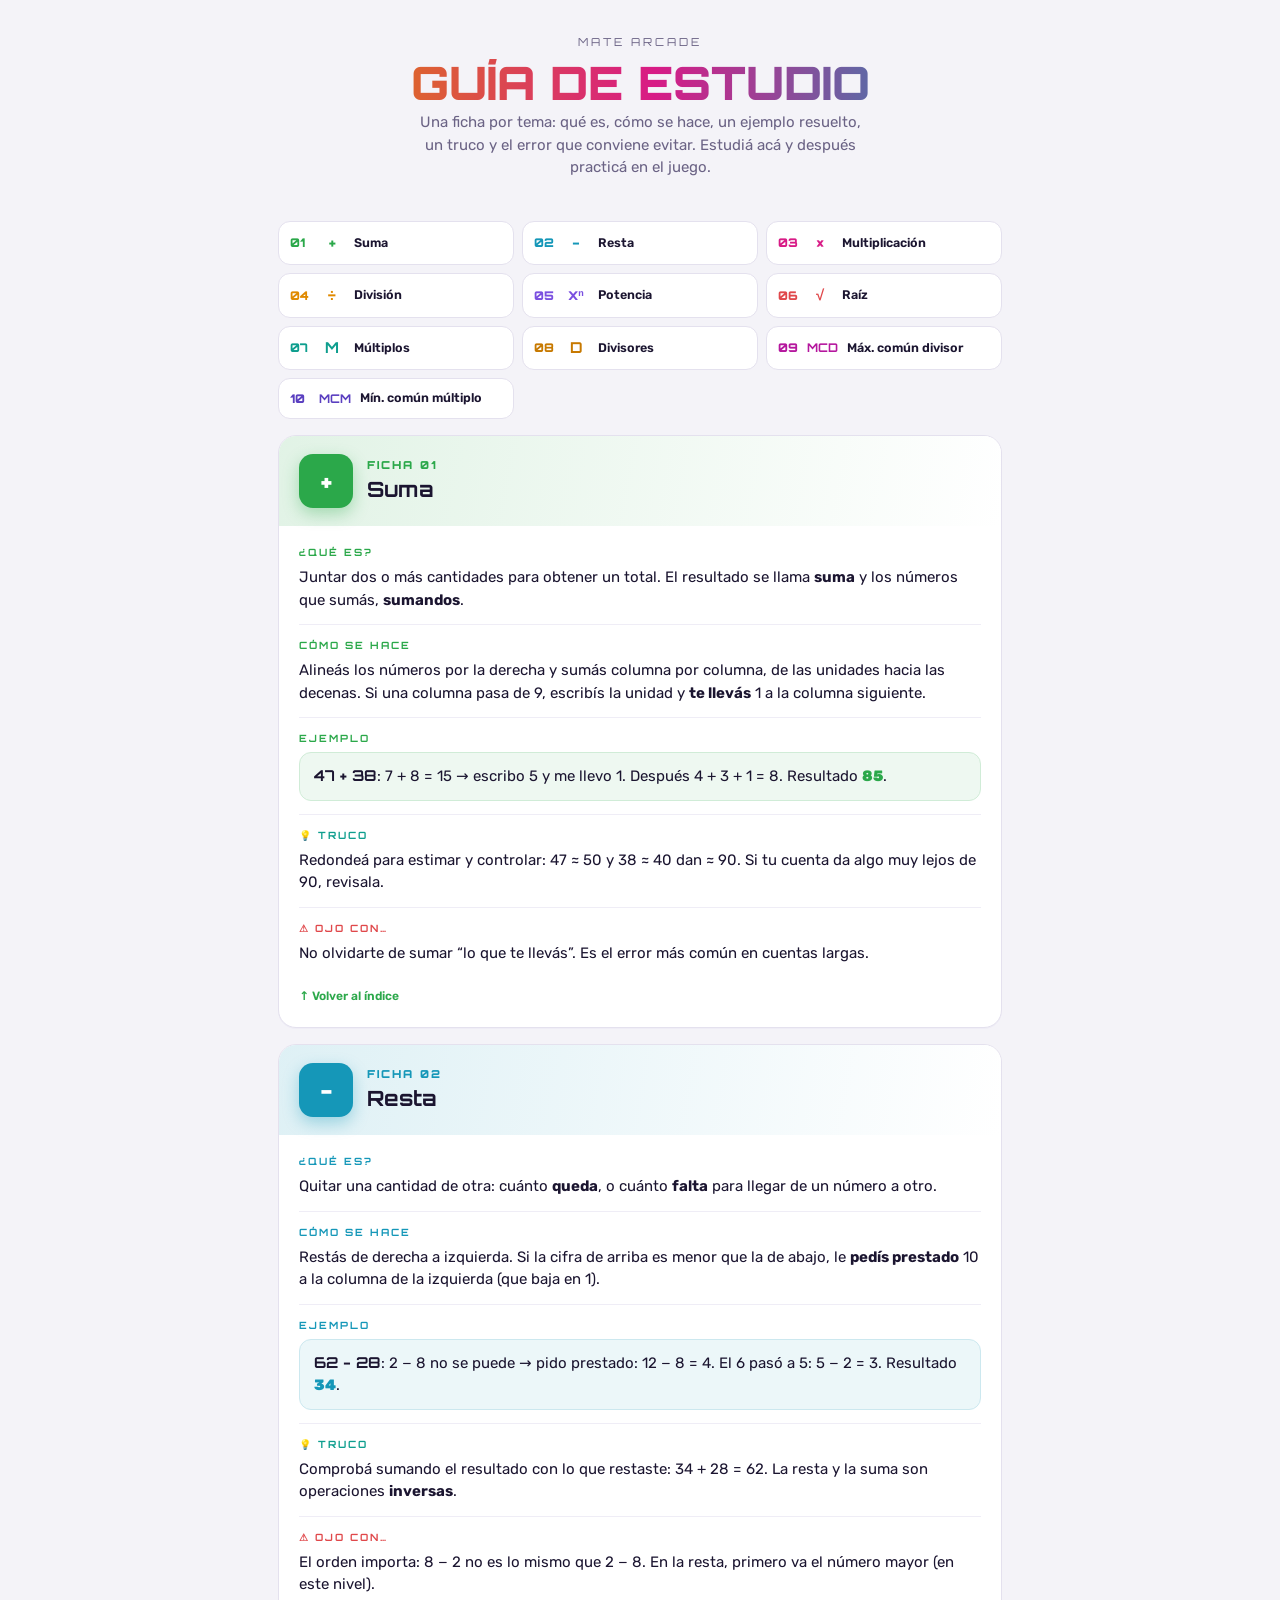
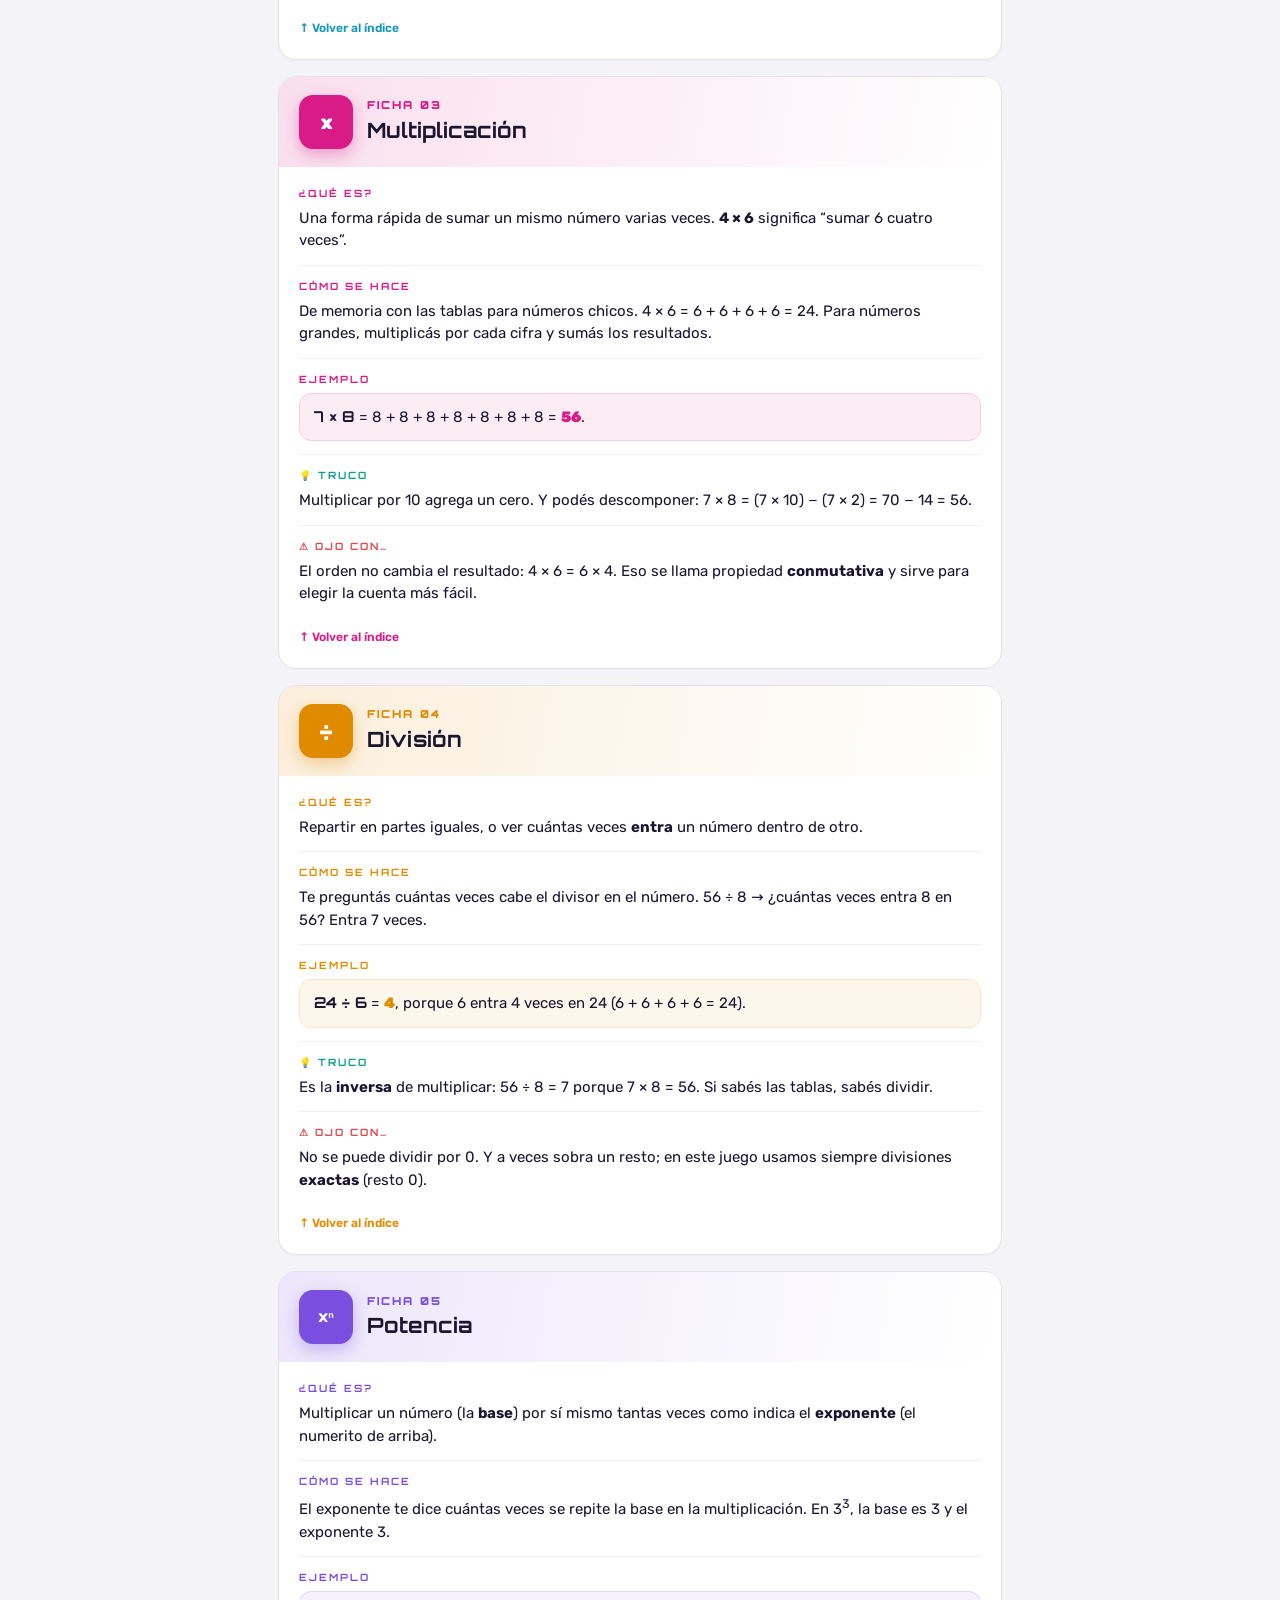
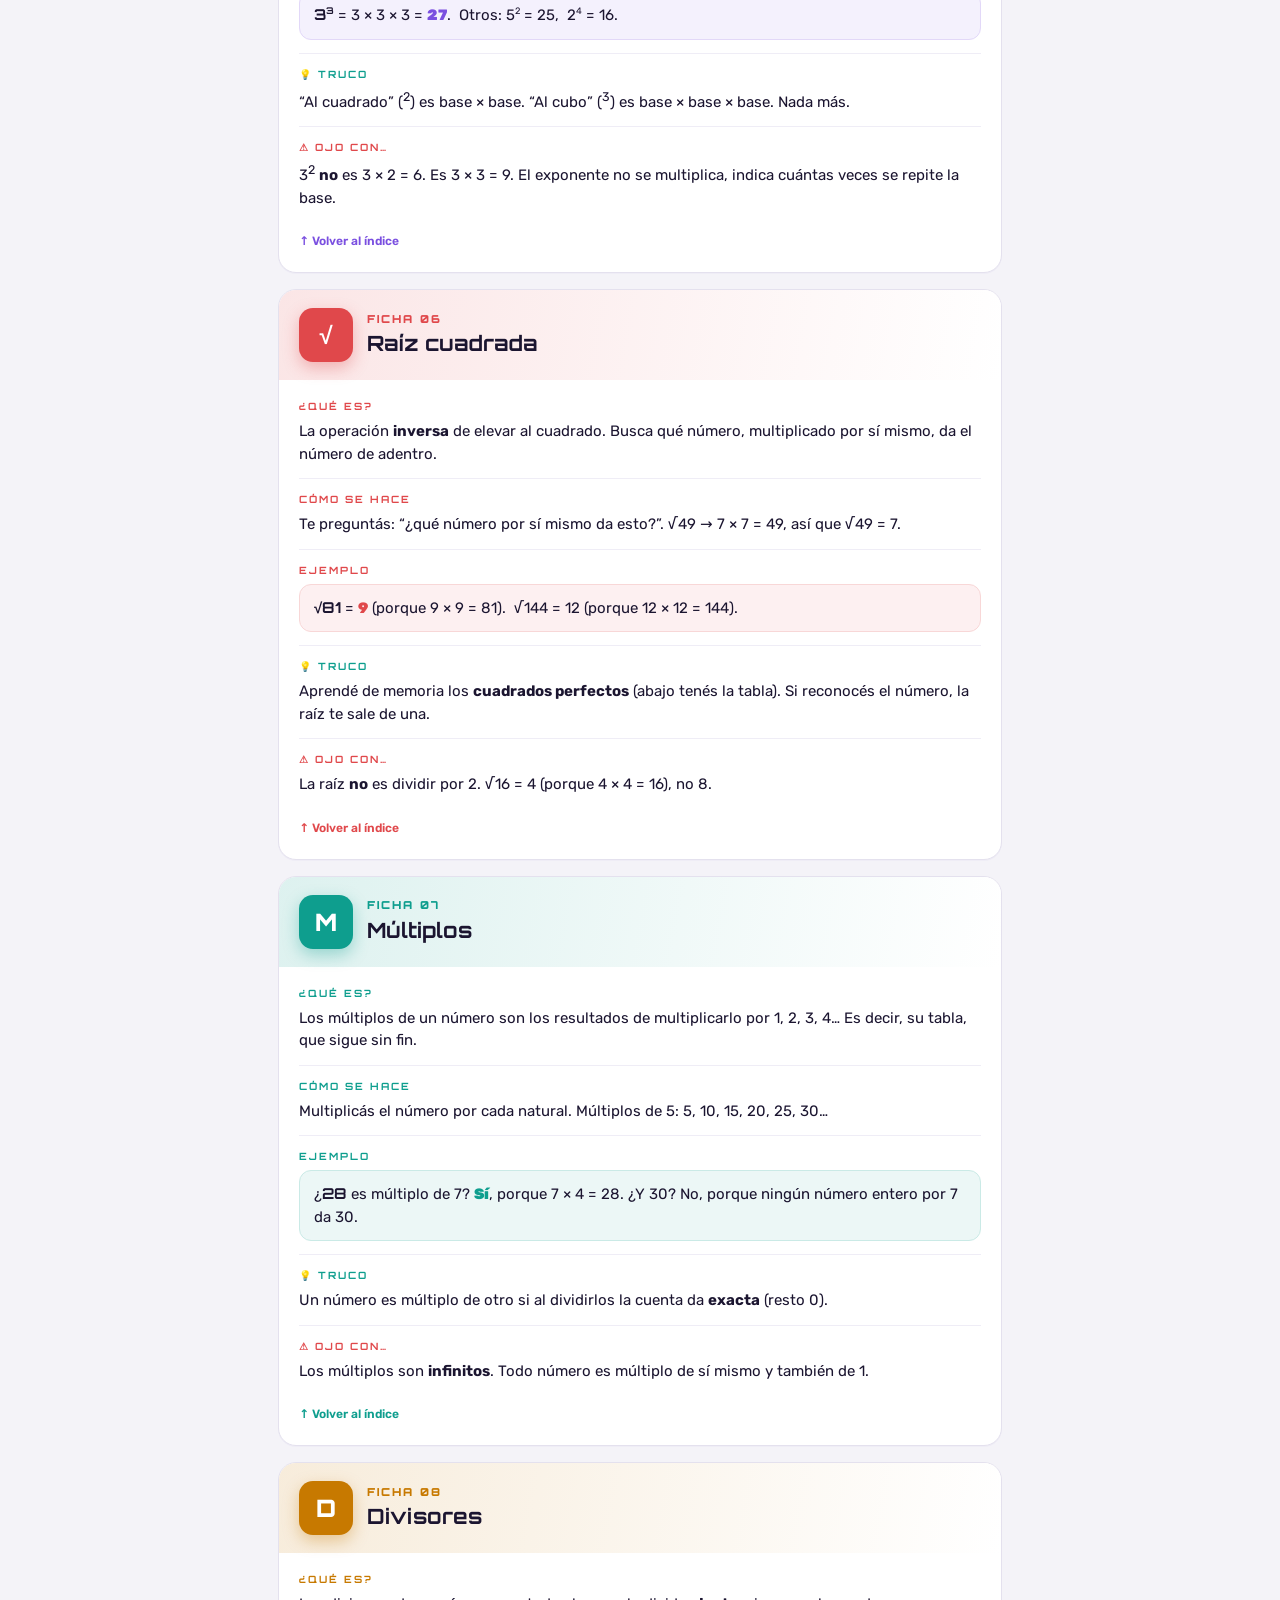
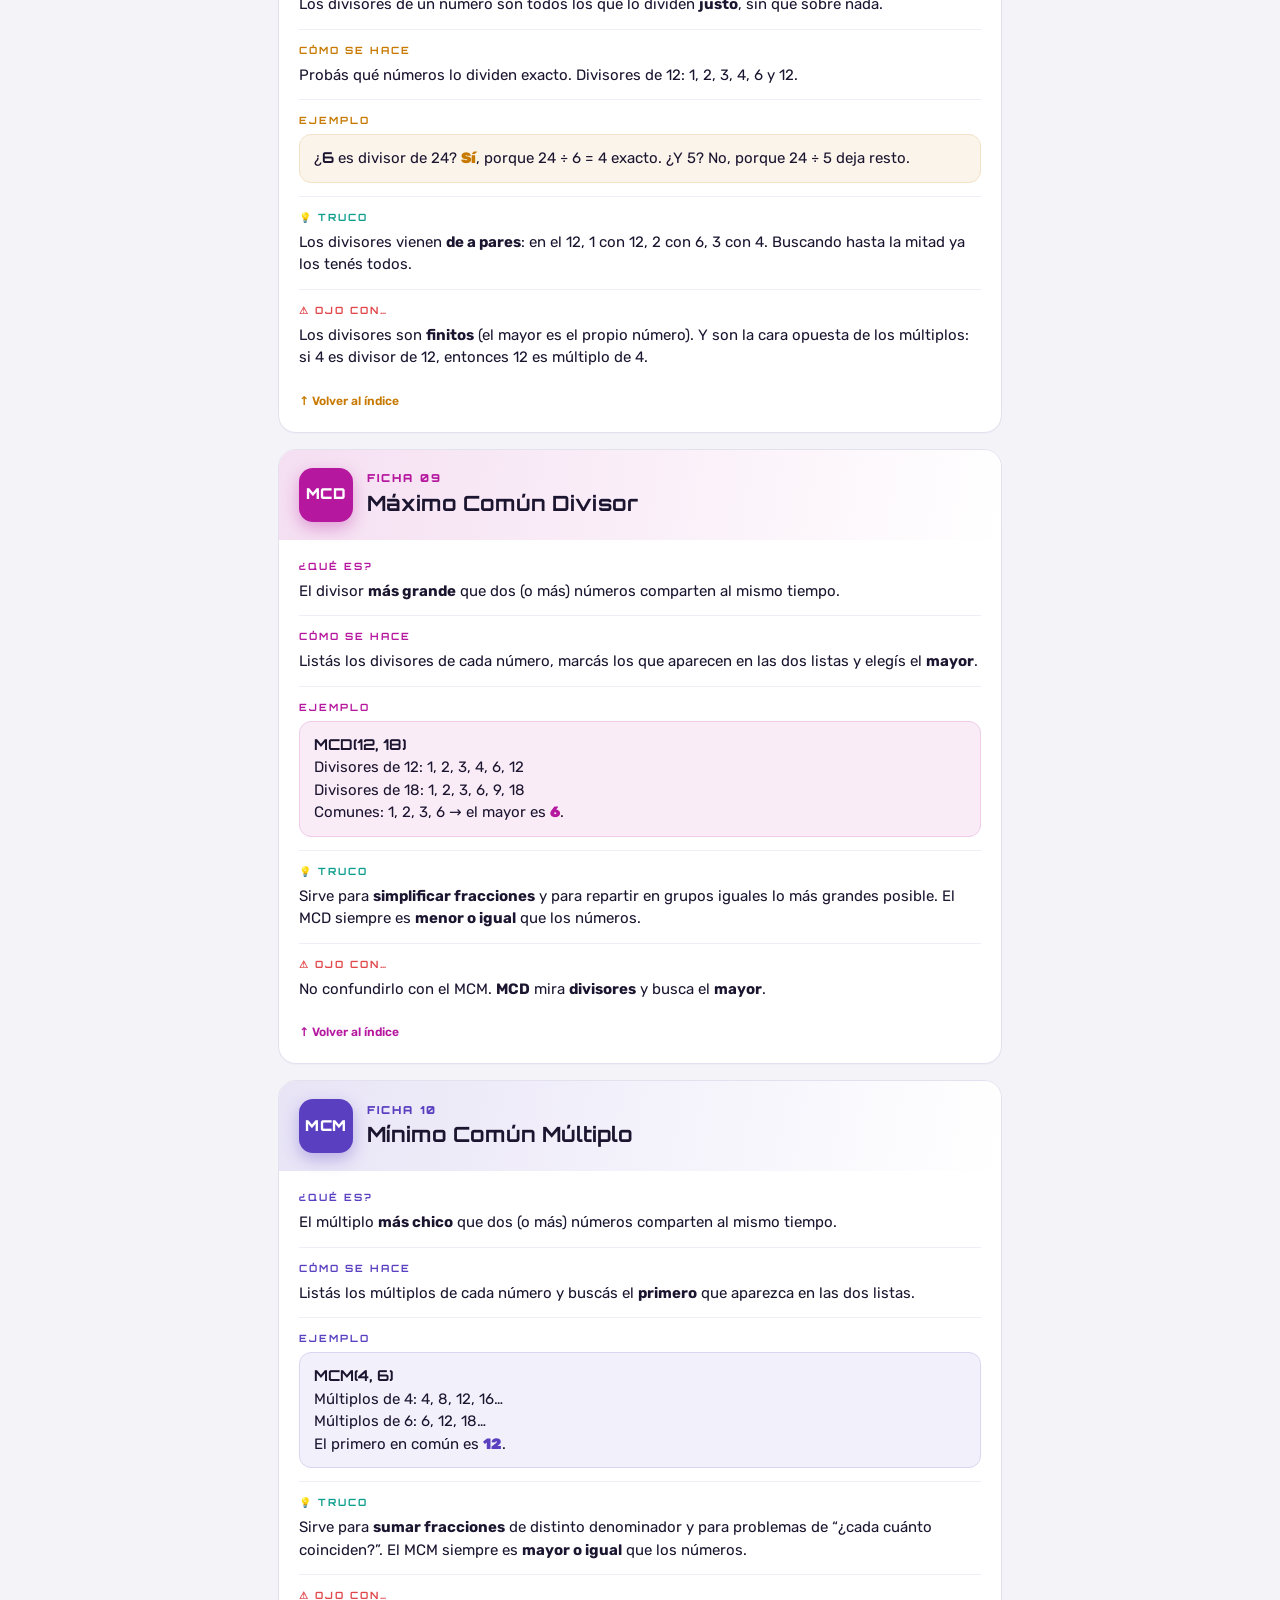
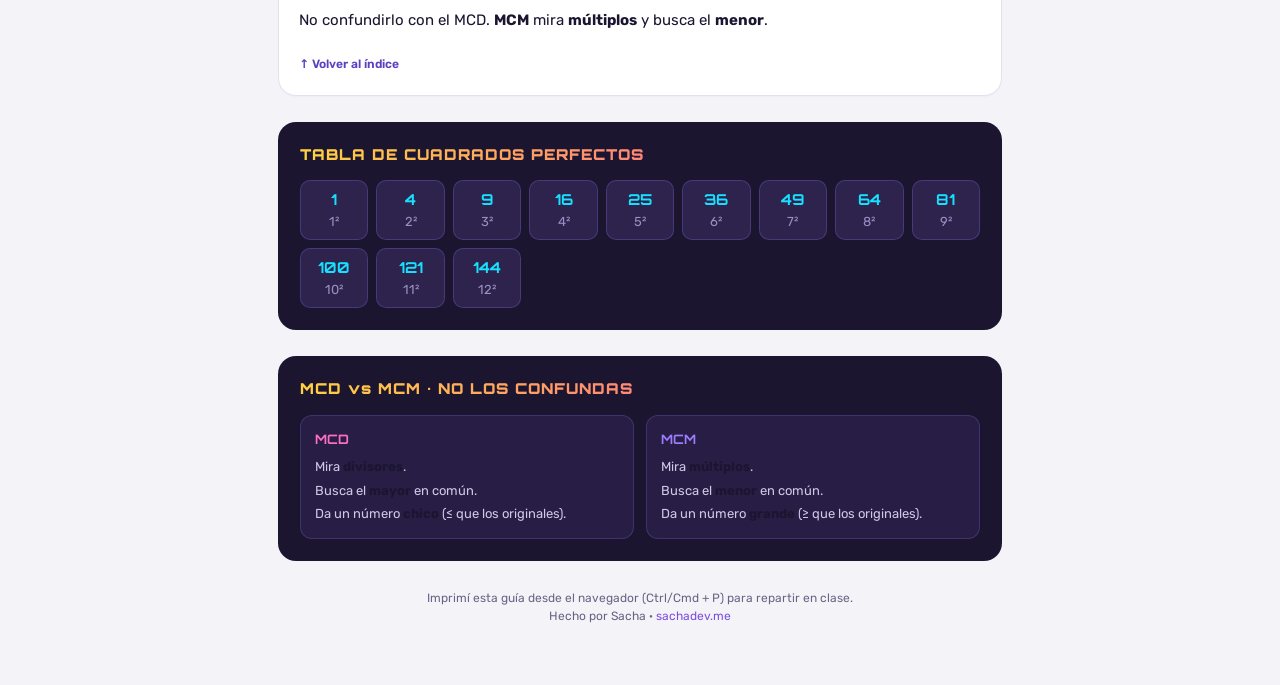
<file: mate-arcade-guia.html>
<!DOCTYPE html>
<html lang="es-AR">
<head>
<meta charset="UTF-8">
<meta name="viewport" content="width=device-width, initial-scale=1.0">
<meta name="theme-color" content="#5A3FC0">
<title>Mate Arcade · Guía de estudio</title>
<link rel="preconnect" href="https://fonts.googleapis.com">
<link rel="preconnect" href="https://fonts.gstatic.com" crossorigin>
<link href="https://fonts.googleapis.com/css2?family=Orbitron:wght@500;700;900&family=Rubik:wght@400;500;700&display=swap" rel="stylesheet">
<style>
  :root{
    --paper:#F4F3F8; --card:#FFFFFF; --ink:#1B1530; --soft:#6B6385;
    --line:#E4E1EE; --line2:#EFEDF6;
  }
  *{box-sizing:border-box;margin:0;padding:0}
  html{scroll-behavior:smooth}
  body{font-family:'Rubik',system-ui,-apple-system,sans-serif;background:var(--paper);
    color:var(--ink);line-height:1.5;padding:0 0 60px}
  .wrap{max-width:760px;margin:0 auto;padding:0 18px}

  /* header */
  header{padding:34px 0 20px;text-align:center}
  .kicker{font-family:'Orbitron',sans-serif;font-size:11px;letter-spacing:3px;color:var(--soft);text-transform:uppercase}
  header h1{font-family:'Orbitron',sans-serif;font-weight:900;font-size:clamp(30px,9vw,46px);line-height:1.02;margin:8px 0 6px;
    background:linear-gradient(92deg,#E08A00,#D81B86 52%,#1597B8);
    -webkit-background-clip:text;background-clip:text;color:transparent}
  header p{color:var(--soft);font-size:15px;max-width:46ch;margin:0 auto}

  /* índice */
  .index{display:grid;grid-template-columns:repeat(2,1fr);gap:8px;margin:22px 0 8px}
  @media(min-width:560px){.index{grid-template-columns:repeat(3,1fr)}}
  .ix{display:flex;align-items:center;gap:9px;background:var(--card);border:1px solid var(--line);
    border-radius:12px;padding:10px 11px;text-decoration:none;color:var(--ink);transition:transform .1s,border-color .12s}
  .ix:hover{border-color:var(--c);transform:translateY(-1px)}
  .ix .n{font-family:'Orbitron',sans-serif;font-weight:900;font-size:12px;color:var(--c);min-width:20px}
  .ix .s{font-family:'Orbitron',sans-serif;font-weight:700;font-size:15px;color:var(--c);min-width:26px;text-align:center}
  .ix .nm{font-size:12.5px;font-weight:600}

  /* ficha */
  .card{background:var(--card);border:1px solid var(--line);border-radius:18px;overflow:hidden;
    margin:16px 0;scroll-margin-top:14px;box-shadow:0 1px 0 var(--line2)}
  .card .top{display:flex;align-items:center;gap:14px;padding:18px 20px;
    background:linear-gradient(100deg,color-mix(in srgb,var(--c) 14%,white),white)}
  .card .badge{width:54px;height:54px;border-radius:14px;flex:none;display:grid;place-items:center;
    background:var(--c);color:white;font-family:'Orbitron',sans-serif;font-weight:900;
    font-size:24px;box-shadow:0 6px 16px color-mix(in srgb,var(--c) 35%,transparent)}
  .card .badge.sm{font-size:15px;letter-spacing:.5px}
  .card .ttl .num{font-family:'Orbitron',sans-serif;font-weight:900;font-size:11px;letter-spacing:2px;color:var(--c)}
  .card .ttl h2{font-family:'Orbitron',sans-serif;font-weight:700;font-size:21px;margin-top:1px}
  .card .body{padding:6px 20px 20px}
  .sec{padding:13px 0;border-top:1px solid var(--line2)}
  .sec:first-child{border-top:none}
  .sec .lab{font-family:'Orbitron',sans-serif;font-size:10px;letter-spacing:2px;color:var(--c);
    text-transform:uppercase;font-weight:700;margin-bottom:6px}
  .sec p{font-size:15px}
  .sec p+p{margin-top:6px}
  b{color:var(--ink)}
  .ex{background:color-mix(in srgb,var(--c) 8%,white);border:1px solid color-mix(in srgb,var(--c) 22%,white);
    border-radius:12px;padding:12px 14px;font-size:15px}
  .ex .calc{font-family:'Orbitron',sans-serif;font-weight:700;color:var(--ink)}
  .ex .r{color:var(--c);font-weight:900}
  .ex sup{font-size:.62em;vertical-align:super}
  .pill{display:inline-flex;gap:7px;align-items:flex-start;font-size:14.5px}
  .pill .ic{flex:none}
  .tip .lab{color:#0E9E8E}
  .warn .lab{color:#E0484B}

  /* recuadros de apoyo */
  .extra{background:#1B1530;color:#EDEAF6;border-radius:18px;padding:22px;margin:26px 0 8px}
  .extra h3{font-family:'Orbitron',sans-serif;font-weight:900;font-size:15px;letter-spacing:1px;margin-bottom:14px;
    background:linear-gradient(92deg,#FFD23F,#FF3CAC);-webkit-background-clip:text;background-clip:text;color:transparent}
  .squares{display:grid;grid-template-columns:repeat(auto-fill,minmax(64px,1fr));gap:8px}
  .sq{background:rgba(157,123,255,.14);border:1px solid rgba(157,123,255,.25);border-radius:10px;
    padding:8px 4px;text-align:center;font-size:13px}
  .sq b{font-family:'Orbitron',sans-serif;color:#18E0FF;display:block;font-size:15px}
  .sq span{color:#9A8FC4}
  .vs{display:grid;grid-template-columns:1fr 1fr;gap:12px;margin-top:4px}
  .vs .col{background:rgba(157,123,255,.1);border:1px solid rgba(157,123,255,.22);border-radius:12px;padding:14px}
  .vs .col h4{font-family:'Orbitron',sans-serif;font-size:13px;margin-bottom:8px}
  .vs .col.cd h4{color:#FF6FC1}.vs .col.cm h4{color:#9D7BFF}
  .vs .col p{font-size:13px;color:#CFC8E6;margin-top:4px}

  footer{text-align:center;color:var(--soft);font-size:12px;margin-top:28px}
  footer a{color:#7A4FE0;text-decoration:none}
  .toplink{display:inline-block;margin-top:10px;font-size:12px;color:var(--c);text-decoration:none;font-weight:600}

  @media print{
    body{background:white}
    .index,.toplink,footer .pr{display:none}
    .card{break-inside:avoid;box-shadow:none;border-color:#ccc}
    .extra{background:white;color:#1B1530;border:1px solid #ccc}
    .extra h3{color:#1B1530}
    .sq,.vs .col{background:#f4f3f8;border-color:#ddd}
    .sq b{color:#1597B8}.sq span{color:#555}.vs .col p{color:#333}
  }
</style>
</head>
<body>
<div class="wrap">

  <header>
    <div class="kicker">Mate Arcade</div>
    <h1>GUÍA DE ESTUDIO</h1>
    <p>Una ficha por tema: qué es, cómo se hace, un ejemplo resuelto, un truco y el error que conviene evitar. Estudiá acá y después practicá en el juego.</p>
  </header>

  <nav class="index">
    <a class="ix" href="#t1"  style="--c:#2BA84A"><span class="n">01</span><span class="s">+</span><span class="nm">Suma</span></a>
    <a class="ix" href="#t2"  style="--c:#1597B8"><span class="n">02</span><span class="s">−</span><span class="nm">Resta</span></a>
    <a class="ix" href="#t3"  style="--c:#D81B86"><span class="n">03</span><span class="s">×</span><span class="nm">Multiplicación</span></a>
    <a class="ix" href="#t4"  style="--c:#E08A00"><span class="n">04</span><span class="s">÷</span><span class="nm">División</span></a>
    <a class="ix" href="#t5"  style="--c:#7A4FE0"><span class="n">05</span><span class="s">xⁿ</span><span class="nm">Potencia</span></a>
    <a class="ix" href="#t6"  style="--c:#E0484B"><span class="n">06</span><span class="s">√</span><span class="nm">Raíz</span></a>
    <a class="ix" href="#t7"  style="--c:#0E9E8E"><span class="n">07</span><span class="s">M</span><span class="nm">Múltiplos</span></a>
    <a class="ix" href="#t8"  style="--c:#C77900"><span class="n">08</span><span class="s">D</span><span class="nm">Divisores</span></a>
    <a class="ix" href="#t9"  style="--c:#B5179E"><span class="n">09</span><span class="s" style="font-size:12px">MCD</span><span class="nm">Máx. común divisor</span></a>
    <a class="ix" href="#t10" style="--c:#5A3FC0"><span class="n">10</span><span class="s" style="font-size:12px">MCM</span><span class="nm">Mín. común múltiplo</span></a>
  </nav>

  <!-- 01 SUMA -->
  <article class="card" id="t1" style="--c:#2BA84A">
    <div class="top"><div class="badge">+</div><div class="ttl"><div class="num">FICHA 01</div><h2>Suma</h2></div></div>
    <div class="body">
      <div class="sec"><div class="lab">¿Qué es?</div><p>Juntar dos o más cantidades para obtener un total. El resultado se llama <b>suma</b> y los números que sumás, <b>sumandos</b>.</p></div>
      <div class="sec"><div class="lab">Cómo se hace</div><p>Alineás los números por la derecha y sumás columna por columna, de las unidades hacia las decenas. Si una columna pasa de 9, escribís la unidad y <b>te llevás</b> 1 a la columna siguiente.</p></div>
      <div class="sec"><div class="lab">Ejemplo</div><div class="ex"><span class="calc">47 + 38</span>: 7 + 8 = 15 → escribo 5 y me llevo 1. Después 4 + 3 + 1 = 8. Resultado <span class="r">85</span>.</div></div>
      <div class="sec tip"><div class="lab">💡 Truco</div><p>Redondeá para estimar y controlar: 47 ≈ 50 y 38 ≈ 40 dan ≈ 90. Si tu cuenta da algo muy lejos de 90, revisala.</p></div>
      <div class="sec warn"><div class="lab">⚠ Ojo con…</div><p>No olvidarte de sumar “lo que te llevás”. Es el error más común en cuentas largas.</p></div>
      <a class="toplink" href="#top">↑ Volver al índice</a>
    </div>
  </article>

  <!-- 02 RESTA -->
  <article class="card" id="t2" style="--c:#1597B8">
    <div class="top"><div class="badge">−</div><div class="ttl"><div class="num">FICHA 02</div><h2>Resta</h2></div></div>
    <div class="body">
      <div class="sec"><div class="lab">¿Qué es?</div><p>Quitar una cantidad de otra: cuánto <b>queda</b>, o cuánto <b>falta</b> para llegar de un número a otro.</p></div>
      <div class="sec"><div class="lab">Cómo se hace</div><p>Restás de derecha a izquierda. Si la cifra de arriba es menor que la de abajo, le <b>pedís prestado</b> 10 a la columna de la izquierda (que baja en 1).</p></div>
      <div class="sec"><div class="lab">Ejemplo</div><div class="ex"><span class="calc">62 − 28</span>: 2 − 8 no se puede → pido prestado: 12 − 8 = 4. El 6 pasó a 5: 5 − 2 = 3. Resultado <span class="r">34</span>.</div></div>
      <div class="sec tip"><div class="lab">💡 Truco</div><p>Comprobá sumando el resultado con lo que restaste: 34 + 28 = 62. La resta y la suma son operaciones <b>inversas</b>.</p></div>
      <div class="sec warn"><div class="lab">⚠ Ojo con…</div><p>El orden importa: 8 − 2 no es lo mismo que 2 − 8. En la resta, primero va el número mayor (en este nivel).</p></div>
      <a class="toplink" href="#top">↑ Volver al índice</a>
    </div>
  </article>

  <!-- 03 MULTIPLICACIÓN -->
  <article class="card" id="t3" style="--c:#D81B86">
    <div class="top"><div class="badge">×</div><div class="ttl"><div class="num">FICHA 03</div><h2>Multiplicación</h2></div></div>
    <div class="body">
      <div class="sec"><div class="lab">¿Qué es?</div><p>Una forma rápida de sumar un mismo número varias veces. <b>4 × 6</b> significa “sumar 6 cuatro veces”.</p></div>
      <div class="sec"><div class="lab">Cómo se hace</div><p>De memoria con las tablas para números chicos. 4 × 6 = 6 + 6 + 6 + 6 = 24. Para números grandes, multiplicás por cada cifra y sumás los resultados.</p></div>
      <div class="sec"><div class="lab">Ejemplo</div><div class="ex"><span class="calc">7 × 8</span> = 8 + 8 + 8 + 8 + 8 + 8 + 8 = <span class="r">56</span>.</div></div>
      <div class="sec tip"><div class="lab">💡 Truco</div><p>Multiplicar por 10 agrega un cero. Y podés descomponer: 7 × 8 = (7 × 10) − (7 × 2) = 70 − 14 = 56.</p></div>
      <div class="sec warn"><div class="lab">⚠ Ojo con…</div><p>El orden no cambia el resultado: 4 × 6 = 6 × 4. Eso se llama propiedad <b>conmutativa</b> y sirve para elegir la cuenta más fácil.</p></div>
      <a class="toplink" href="#top">↑ Volver al índice</a>
    </div>
  </article>

  <!-- 04 DIVISIÓN -->
  <article class="card" id="t4" style="--c:#E08A00">
    <div class="top"><div class="badge">÷</div><div class="ttl"><div class="num">FICHA 04</div><h2>División</h2></div></div>
    <div class="body">
      <div class="sec"><div class="lab">¿Qué es?</div><p>Repartir en partes iguales, o ver cuántas veces <b>entra</b> un número dentro de otro.</p></div>
      <div class="sec"><div class="lab">Cómo se hace</div><p>Te preguntás cuántas veces cabe el divisor en el número. 56 ÷ 8 → ¿cuántas veces entra 8 en 56? Entra 7 veces.</p></div>
      <div class="sec"><div class="lab">Ejemplo</div><div class="ex"><span class="calc">24 ÷ 6</span> = <span class="r">4</span>, porque 6 entra 4 veces en 24 (6 + 6 + 6 + 6 = 24).</div></div>
      <div class="sec tip"><div class="lab">💡 Truco</div><p>Es la <b>inversa</b> de multiplicar: 56 ÷ 8 = 7 porque 7 × 8 = 56. Si sabés las tablas, sabés dividir.</p></div>
      <div class="sec warn"><div class="lab">⚠ Ojo con…</div><p>No se puede dividir por 0. Y a veces sobra un resto; en este juego usamos siempre divisiones <b>exactas</b> (resto 0).</p></div>
      <a class="toplink" href="#top">↑ Volver al índice</a>
    </div>
  </article>

  <!-- 05 POTENCIA -->
  <article class="card" id="t5" style="--c:#7A4FE0">
    <div class="top"><div class="badge sm">xⁿ</div><div class="ttl"><div class="num">FICHA 05</div><h2>Potencia</h2></div></div>
    <div class="body">
      <div class="sec"><div class="lab">¿Qué es?</div><p>Multiplicar un número (la <b>base</b>) por sí mismo tantas veces como indica el <b>exponente</b> (el numerito de arriba).</p></div>
      <div class="sec"><div class="lab">Cómo se hace</div><p>El exponente te dice cuántas veces se repite la base en la multiplicación. En 3<sup>3</sup>, la base es 3 y el exponente 3.</p></div>
      <div class="sec"><div class="lab">Ejemplo</div><div class="ex"><span class="calc">3<sup>3</sup></span> = 3 × 3 × 3 = <span class="r">27</span>. &nbsp;Otros: 5<sup>2</sup> = 25, &nbsp;2<sup>4</sup> = 16.</div></div>
      <div class="sec tip"><div class="lab">💡 Truco</div><p>“Al cuadrado” (<sup>2</sup>) es base × base. “Al cubo” (<sup>3</sup>) es base × base × base. Nada más.</p></div>
      <div class="sec warn"><div class="lab">⚠ Ojo con…</div><p>3<sup>2</sup> <b>no</b> es 3 × 2 = 6. Es 3 × 3 = 9. El exponente no se multiplica, indica cuántas veces se repite la base.</p></div>
      <a class="toplink" href="#top">↑ Volver al índice</a>
    </div>
  </article>

  <!-- 06 RAÍZ -->
  <article class="card" id="t6" style="--c:#E0484B">
    <div class="top"><div class="badge">√</div><div class="ttl"><div class="num">FICHA 06</div><h2>Raíz cuadrada</h2></div></div>
    <div class="body">
      <div class="sec"><div class="lab">¿Qué es?</div><p>La operación <b>inversa</b> de elevar al cuadrado. Busca qué número, multiplicado por sí mismo, da el número de adentro.</p></div>
      <div class="sec"><div class="lab">Cómo se hace</div><p>Te preguntás: “¿qué número por sí mismo da esto?”. √49 → 7 × 7 = 49, así que √49 = 7.</p></div>
      <div class="sec"><div class="lab">Ejemplo</div><div class="ex"><span class="calc">√81</span> = <span class="r">9</span> (porque 9 × 9 = 81). &nbsp;√144 = 12 (porque 12 × 12 = 144).</div></div>
      <div class="sec tip"><div class="lab">💡 Truco</div><p>Aprendé de memoria los <b>cuadrados perfectos</b> (abajo tenés la tabla). Si reconocés el número, la raíz te sale de una.</p></div>
      <div class="sec warn"><div class="lab">⚠ Ojo con…</div><p>La raíz <b>no</b> es dividir por 2. √16 = 4 (porque 4 × 4 = 16), no 8.</p></div>
      <a class="toplink" href="#top">↑ Volver al índice</a>
    </div>
  </article>

  <!-- 07 MÚLTIPLOS -->
  <article class="card" id="t7" style="--c:#0E9E8E">
    <div class="top"><div class="badge">M</div><div class="ttl"><div class="num">FICHA 07</div><h2>Múltiplos</h2></div></div>
    <div class="body">
      <div class="sec"><div class="lab">¿Qué es?</div><p>Los múltiplos de un número son los resultados de multiplicarlo por 1, 2, 3, 4… Es decir, su tabla, que sigue sin fin.</p></div>
      <div class="sec"><div class="lab">Cómo se hace</div><p>Multiplicás el número por cada natural. Múltiplos de 5: 5, 10, 15, 20, 25, 30…</p></div>
      <div class="sec"><div class="lab">Ejemplo</div><div class="ex">¿<span class="calc">28</span> es múltiplo de 7? <span class="r">Sí</span>, porque 7 × 4 = 28. ¿Y 30? No, porque ningún número entero por 7 da 30.</div></div>
      <div class="sec tip"><div class="lab">💡 Truco</div><p>Un número es múltiplo de otro si al dividirlos la cuenta da <b>exacta</b> (resto 0).</p></div>
      <div class="sec warn"><div class="lab">⚠ Ojo con…</div><p>Los múltiplos son <b>infinitos</b>. Todo número es múltiplo de sí mismo y también de 1.</p></div>
      <a class="toplink" href="#top">↑ Volver al índice</a>
    </div>
  </article>

  <!-- 08 DIVISORES -->
  <article class="card" id="t8" style="--c:#C77900">
    <div class="top"><div class="badge">D</div><div class="ttl"><div class="num">FICHA 08</div><h2>Divisores</h2></div></div>
    <div class="body">
      <div class="sec"><div class="lab">¿Qué es?</div><p>Los divisores de un número son todos los que lo dividen <b>justo</b>, sin que sobre nada.</p></div>
      <div class="sec"><div class="lab">Cómo se hace</div><p>Probás qué números lo dividen exacto. Divisores de 12: 1, 2, 3, 4, 6 y 12.</p></div>
      <div class="sec"><div class="lab">Ejemplo</div><div class="ex">¿<span class="calc">6</span> es divisor de 24? <span class="r">Sí</span>, porque 24 ÷ 6 = 4 exacto. ¿Y 5? No, porque 24 ÷ 5 deja resto.</div></div>
      <div class="sec tip"><div class="lab">💡 Truco</div><p>Los divisores vienen <b>de a pares</b>: en el 12, 1 con 12, 2 con 6, 3 con 4. Buscando hasta la mitad ya los tenés todos.</p></div>
      <div class="sec warn"><div class="lab">⚠ Ojo con…</div><p>Los divisores son <b>finitos</b> (el mayor es el propio número). Y son la cara opuesta de los múltiplos: si 4 es divisor de 12, entonces 12 es múltiplo de 4.</p></div>
      <a class="toplink" href="#top">↑ Volver al índice</a>
    </div>
  </article>

  <!-- 09 MCD -->
  <article class="card" id="t9" style="--c:#B5179E">
    <div class="top"><div class="badge sm">MCD</div><div class="ttl"><div class="num">FICHA 09</div><h2>Máximo Común Divisor</h2></div></div>
    <div class="body">
      <div class="sec"><div class="lab">¿Qué es?</div><p>El divisor <b>más grande</b> que dos (o más) números comparten al mismo tiempo.</p></div>
      <div class="sec"><div class="lab">Cómo se hace</div><p>Listás los divisores de cada número, marcás los que aparecen en las dos listas y elegís el <b>mayor</b>.</p></div>
      <div class="sec"><div class="lab">Ejemplo</div><div class="ex"><span class="calc">MCD(12, 18)</span><br>Divisores de 12: 1, 2, 3, 4, 6, 12<br>Divisores de 18: 1, 2, 3, 6, 9, 18<br>Comunes: 1, 2, 3, 6 → el mayor es <span class="r">6</span>.</div></div>
      <div class="sec tip"><div class="lab">💡 Truco</div><p>Sirve para <b>simplificar fracciones</b> y para repartir en grupos iguales lo más grandes posible. El MCD siempre es <b>menor o igual</b> que los números.</p></div>
      <div class="sec warn"><div class="lab">⚠ Ojo con…</div><p>No confundirlo con el MCM. <b>MCD</b> mira <b>divisores</b> y busca el <b>mayor</b>.</p></div>
      <a class="toplink" href="#top">↑ Volver al índice</a>
    </div>
  </article>

  <!-- 10 MCM -->
  <article class="card" id="t10" style="--c:#5A3FC0">
    <div class="top"><div class="badge sm">MCM</div><div class="ttl"><div class="num">FICHA 10</div><h2>Mínimo Común Múltiplo</h2></div></div>
    <div class="body">
      <div class="sec"><div class="lab">¿Qué es?</div><p>El múltiplo <b>más chico</b> que dos (o más) números comparten al mismo tiempo.</p></div>
      <div class="sec"><div class="lab">Cómo se hace</div><p>Listás los múltiplos de cada número y buscás el <b>primero</b> que aparezca en las dos listas.</p></div>
      <div class="sec"><div class="lab">Ejemplo</div><div class="ex"><span class="calc">MCM(4, 6)</span><br>Múltiplos de 4: 4, 8, 12, 16…<br>Múltiplos de 6: 6, 12, 18…<br>El primero en común es <span class="r">12</span>.</div></div>
      <div class="sec tip"><div class="lab">💡 Truco</div><p>Sirve para <b>sumar fracciones</b> de distinto denominador y para problemas de “¿cada cuánto coinciden?”. El MCM siempre es <b>mayor o igual</b> que los números.</p></div>
      <div class="sec warn"><div class="lab">⚠ Ojo con…</div><p>No confundirlo con el MCD. <b>MCM</b> mira <b>múltiplos</b> y busca el <b>menor</b>.</p></div>
      <a class="toplink" href="#top">↑ Volver al índice</a>
    </div>
  </article>

  <!-- recuadro: cuadrados perfectos -->
  <section class="extra">
    <h3>TABLA DE CUADRADOS PERFECTOS</h3>
    <div class="squares">
      <div class="sq"><b>1</b><span>1²</span></div>
      <div class="sq"><b>4</b><span>2²</span></div>
      <div class="sq"><b>9</b><span>3²</span></div>
      <div class="sq"><b>16</b><span>4²</span></div>
      <div class="sq"><b>25</b><span>5²</span></div>
      <div class="sq"><b>36</b><span>6²</span></div>
      <div class="sq"><b>49</b><span>7²</span></div>
      <div class="sq"><b>64</b><span>8²</span></div>
      <div class="sq"><b>81</b><span>9²</span></div>
      <div class="sq"><b>100</b><span>10²</span></div>
      <div class="sq"><b>121</b><span>11²</span></div>
      <div class="sq"><b>144</b><span>12²</span></div>
    </div>
  </section>

  <!-- recuadro: MCD vs MCM -->
  <section class="extra">
    <h3>MCD vs MCM · NO LOS CONFUNDAS</h3>
    <div class="vs">
      <div class="col cd">
        <h4>MCD</h4>
        <p>Mira <b>divisores</b>.</p>
        <p>Busca el <b>mayor</b> en común.</p>
        <p>Da un número <b>chico</b> (≤ que los originales).</p>
      </div>
      <div class="col cm">
        <h4>MCM</h4>
        <p>Mira <b>múltiplos</b>.</p>
        <p>Busca el <b>menor</b> en común.</p>
        <p>Da un número <b>grande</b> (≥ que los originales).</p>
      </div>
    </div>
  </section>

  <footer>
    <div class="pr">Imprimí esta guía desde el navegador (Ctrl/Cmd + P) para repartir en clase.</div>
    Hecho por Sacha · <a href="https://sachadev.me" target="_blank" rel="noopener">sachadev.me</a>
  </footer>

</div>
<span id="top" style="position:fixed;top:0"></span>
</body>
</html>
</file>
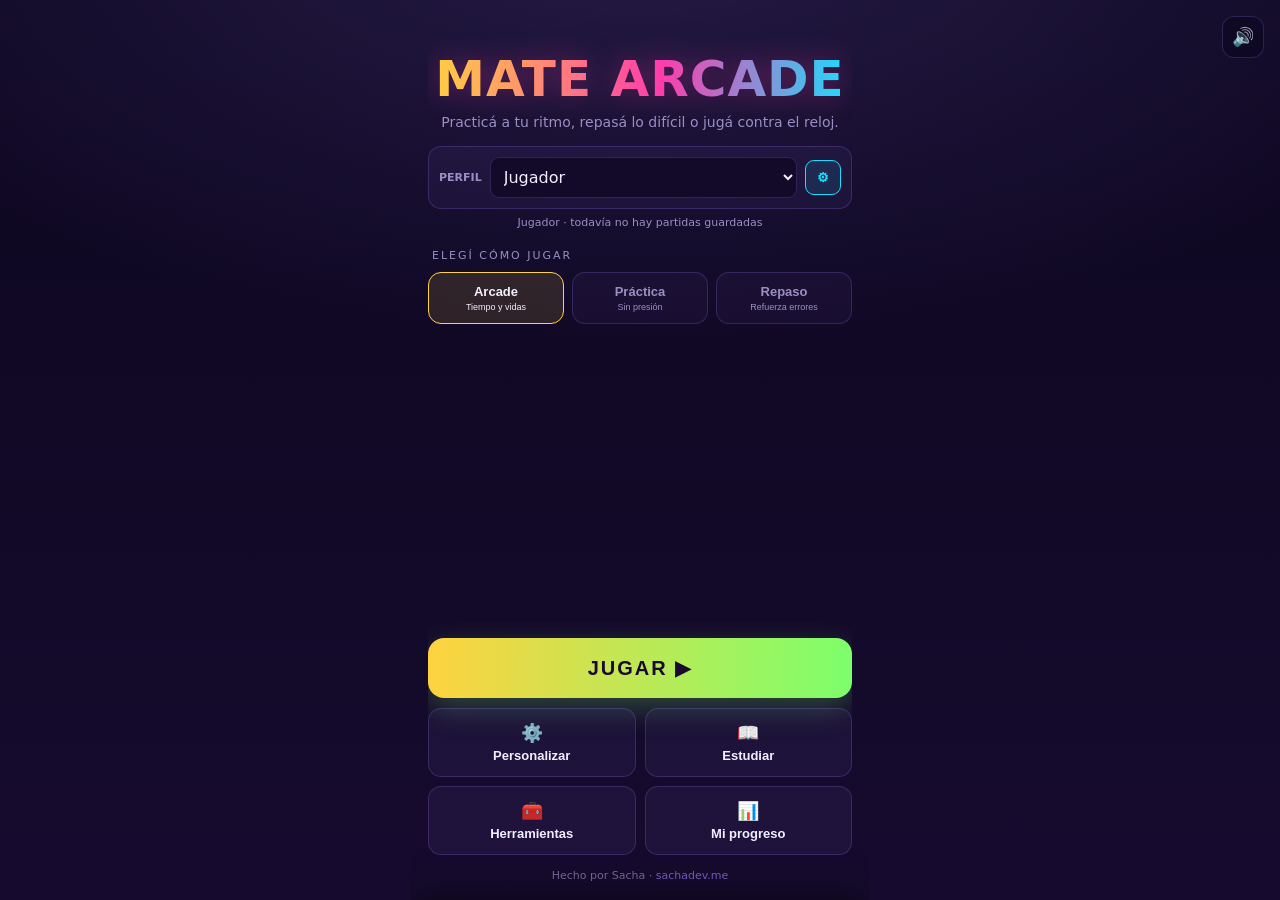
<file: mate-arcade.html>
<!DOCTYPE html>
<html lang="es-AR">
<head>
<meta charset="UTF-8">
<meta name="viewport" content="width=device-width, initial-scale=1.0">
<meta name="theme-color" content="#0D0720">
<title>Mate Arcade</title>
<style>
  :root{
    --bg-0:#0D0720; --bg-1:#160B2E;
    --cyan:#18E0FF; --magenta:#FF3CAC; --gold:#FFD23F;
    --lime:#7CFF6B; --coral:#FF5C5C; --violet:#9D7BFF;
    --ink:#F3EEFF; --muted:#9A8FC4; --line:rgba(157,123,255,.22);
  }
  *{box-sizing:border-box;margin:0;padding:0;-webkit-tap-highlight-color:transparent}
  .sr-only{position:absolute!important;width:1px!important;height:1px!important;padding:0!important;margin:-1px!important;
    overflow:hidden!important;clip:rect(0,0,0,0)!important;white-space:nowrap!important;border:0!important}
  html,body{height:100%}
  body{
    font-family:system-ui,-apple-system,'Segoe UI',sans-serif;
    background:var(--bg-0); color:var(--ink);
    overflow:hidden; position:fixed; inset:0;
    display:flex; align-items:center; justify-content:center;
  }
  .grid-bg{position:absolute;inset:0;z-index:0;overflow:hidden;
    background:radial-gradient(120% 80% at 50% -10%, rgba(157,123,255,.18), transparent 60%),
               linear-gradient(180deg,var(--bg-0),var(--bg-1));}
  .grid-bg::after{content:"";position:absolute;left:-50%;right:-50%;bottom:-20%;top:38%;
    background-image:linear-gradient(var(--line) 1px,transparent 1px),
                     linear-gradient(90deg,var(--line) 1px,transparent 1px);
    background-size:42px 42px;
    transform:perspective(360px) rotateX(62deg);transform-origin:bottom center;
    animation:flow 9s linear infinite;mask-image:linear-gradient(transparent,#000 40%);}
  @keyframes flow{from{background-position:0 0}to{background-position:0 42px}}

  .app{position:relative;z-index:1;width:min(100vw,460px);min-width:0;height:100%;max-height:920px;
    display:flex;flex-direction:column;padding:18px;overflow:hidden}

  .screen{display:none;flex:1;min-width:0;flex-direction:column}
  .screen.active{display:flex;animation:fade .35s ease}
  #menu{overflow-y:auto;-webkit-overflow-scrolling:touch}
  #menu::-webkit-scrollbar{width:0}
  @keyframes fade{from{opacity:0;transform:translateY(8px)}to{opacity:1;transform:none}}

  /* menú */
  .brand{text-align:center;margin-top:clamp(18px,4vh,38px)}
  .brand h1{font-family:Impact,'Arial Black',system-ui,sans-serif;font-weight:900;
    font-size:clamp(32px,11vw,50px);line-height:1;letter-spacing:1px;
    background:linear-gradient(92deg,var(--gold),var(--magenta) 55%,var(--cyan));
    -webkit-background-clip:text;background-clip:text;color:transparent;
    filter:drop-shadow(0 0 14px rgba(255,60,172,.35));}
  .brand p{color:var(--muted);margin-top:10px;font-size:14px}
  .profile-box{display:flex;min-width:0;align-items:center;gap:8px;margin-top:16px;padding:10px;
    border:1px solid var(--line);border-radius:13px;background:rgba(157,123,255,.06)}
  .profile-box label{font-size:11px;color:var(--muted);font-weight:700}
  .profile-box select,.profile-box input,.answer-input{min-width:0;border:1px solid var(--line);
    background:rgba(13,7,32,.7);color:var(--ink);border-radius:9px;padding:9px;font:inherit}
  .profile-box select{flex:1}
  .profile-add{border:1px solid var(--cyan);background:rgba(24,224,255,.1);color:var(--cyan);
    border-radius:9px;padding:9px 11px;font-weight:900;cursor:pointer}
  .profile-progress{text-align:center;color:var(--muted);font-size:11px;margin-top:7px}
  .label{font-family:'Arial Black',system-ui,sans-serif;font-size:11px;letter-spacing:2px;
    color:var(--muted);text-transform:uppercase;margin:20px 4px 10px}
  .modes{display:grid;min-width:0;grid-template-columns:repeat(3,minmax(0,1fr));gap:8px}
  .mode{border:1px solid var(--line);background:rgba(157,123,255,.05);color:var(--muted);
    min-width:0;border-radius:13px;padding:11px 4px;cursor:pointer;text-align:center;overflow:hidden}
  .mode b{display:block;color:inherit;font-size:13px}.mode span{display:block;font-size:9px;margin-top:3px}
  .mode[data-active="1"]{border-color:var(--gold);background:rgba(255,210,63,.12);color:var(--ink)}
  .settings{display:grid;grid-template-columns:1fr 1fr;gap:8px;margin-top:10px}
  .setting{display:flex;align-items:center;gap:7px;border:1px solid var(--line);border-radius:10px;
    padding:9px;color:var(--muted);font-size:11px;font-weight:700}
  .setting select{flex:1;min-width:0;background:var(--bg-1);color:var(--ink);border:0;font:inherit}
  .setting input{accent-color:var(--cyan)}
  .ops{display:grid;grid-template-columns:repeat(3,1fr);gap:9px}
  .op{border:1px solid var(--line);background:rgba(157,123,255,.06);color:var(--ink);
    border-radius:14px;padding:12px 6px;cursor:pointer;font-family:'Arial Black',system-ui,sans-serif;font-weight:700;
    display:flex;flex-direction:column;align-items:center;gap:5px;
    transition:transform .12s,border-color .12s,background .12s;}
  .op .sym{font-size:23px;line-height:1}
  .op .sym.txt{font-size:15px;letter-spacing:.5px}
  .op .nm{font-size:9.5px;letter-spacing:.5px;color:var(--muted)}
  .op[data-active="1"]{border-color:var(--cyan);background:rgba(24,224,255,.14)}
  .op[data-active="1"] .nm{color:var(--ink)}
  .op:active{transform:scale(.95)}
  .ops.warn{animation:shake .35s}
  .quick{display:flex;gap:8px;margin-top:9px}
  .chip{flex:1;border:1px solid var(--line);background:transparent;color:var(--muted);
    border-radius:10px;padding:8px;cursor:pointer;font-size:12px;font-weight:700;letter-spacing:.5px;
    transition:transform .1s,color .12s,border-color .12s}
  .chip:active{transform:scale(.96)}
  .levels{display:flex;flex-direction:column;gap:7px;margin-top:10px}
  .lvlRow{display:flex;align-items:center;gap:8px;border:1px solid var(--line);
    background:rgba(157,123,255,.05);border-radius:12px;padding:7px 8px 7px 11px}
  .lvlRow .nm2{flex:1;font-size:13px;font-weight:700;display:flex;align-items:center;gap:8px}
  .lvlRow .nm2 .s{font-family:'Orbitron',sans-serif;color:var(--cyan);font-size:15px;min-width:22px;text-align:center}
  .lvlPick{display:flex;gap:4px}
  .lvlBtn{border:1px solid var(--line);background:transparent;color:var(--muted);
    width:31px;height:31px;border-radius:8px;cursor:pointer;font-weight:700;font-size:12px;
    transition:transform .1s,color .12s,border-color .12s,background .12s}
  .lvlBtn:active{transform:scale(.9)}
  .lvlBtn[data-active="1"]{color:#0d0720;border-color:transparent}
  .lvlBtn[data-lvl="easy"][data-active="1"]{background:var(--lime)}
  .lvlBtn[data-lvl="normal"][data-active="1"]{background:var(--gold)}
  .lvlBtn[data-lvl="hard"][data-active="1"]{background:var(--coral)}
  .diffs{display:grid;grid-template-columns:repeat(3,1fr);gap:9px}
  .diff{border:1px solid var(--line);background:rgba(157,123,255,.06);color:var(--muted);
    border-radius:12px;padding:12px;cursor:pointer;font-weight:700;font-size:14px;
    transition:transform .12s,border-color .12s,background .12s,color .12s;}
  .diff[data-active="1"]{border-color:var(--magenta);background:rgba(255,60,172,.16);color:var(--ink)}
  .diff:active{transform:scale(.95)}
  .play{margin-top:auto;border:none;cursor:pointer;width:100%;
    font-family:'Orbitron',sans-serif;font-weight:900;font-size:20px;letter-spacing:2px;
    color:#1a0a2e;padding:18px;border-radius:16px;
    background:linear-gradient(92deg,var(--gold),var(--lime));
    box-shadow:0 10px 30px rgba(124,255,107,.25);transition:transform .1s,filter .1s;}
  .play:active{transform:translateY(2px) scale(.99);filter:brightness(1.05)}
  .credit{text-align:center;color:var(--muted);font-size:11px;margin-top:14px;opacity:.75}
  .credit a{color:var(--violet);text-decoration:none}
  .sound-toggle{position:absolute;top:16px;right:16px;z-index:5;width:42px;height:42px;
    border-radius:12px;cursor:pointer;border:1px solid var(--line);background:rgba(13,7,32,.6);
    color:var(--ink);font-size:18px;display:grid;place-items:center;}

  /* HUD */
  .hud{display:flex;align-items:center;justify-content:space-between;gap:12px}
  .game-meta{display:flex;align-items:center;gap:8px}
  .quit{width:36px;height:36px;border:1px solid var(--line);border-radius:10px;background:transparent;
    color:var(--muted);cursor:pointer;font-size:18px}
  .mode-tag{font-family:'Orbitron',sans-serif;font-size:9px;letter-spacing:1px;color:var(--cyan)}
  .lives{font-size:20px;letter-spacing:3px}
  .lives .lost{opacity:.18}
  .score-box{text-align:right}
  .score-box .lbl{font-family:'Orbitron',sans-serif;font-size:9px;letter-spacing:2px;color:var(--muted)}
  .score-box .val{font-family:'Orbitron',sans-serif;font-weight:900;font-size:24px;color:var(--gold)}
  .timer{height:8px;border-radius:99px;background:rgba(157,123,255,.18);margin-top:14px;overflow:hidden}
  .timer .fill{height:100%;width:100%;border-radius:99px;
    background:linear-gradient(90deg,var(--lime),var(--gold));transition:width .1s linear}
  .timer .fill.low{background:linear-gradient(90deg,var(--coral),var(--magenta))}
  .combo-wrap{display:flex;align-items:center;gap:10px;margin-top:14px;min-height:24px}
  .combo-bar{flex:1;height:6px;border-radius:99px;background:rgba(157,123,255,.18);overflow:hidden}
  .combo-bar .cfill{height:100%;width:0;border-radius:99px;
    background:linear-gradient(90deg,var(--cyan),var(--magenta));transition:width .25s}
  .combo-txt{font-family:'Orbitron',sans-serif;font-weight:900;font-size:14px;color:var(--cyan);
    min-width:62px;text-align:right;opacity:0;transition:opacity .2s}
  .combo-txt.show{opacity:1}

  .question{flex:1;display:flex;align-items:center;justify-content:center;flex-direction:column;gap:10px;text-align:center}
  .level-tag{font-family:'Orbitron',sans-serif;font-size:10px;letter-spacing:3px;color:var(--muted)}
  .equation{font-family:'Orbitron',sans-serif;font-weight:700;
    font-size:clamp(38px,14vw,64px);line-height:1.1;text-shadow:0 0 22px rgba(24,224,255,.25)}
  .equation .q{color:var(--gold)}
  .equation sup{font-size:.5em;vertical-align:super}
  .equation.ask{font-family:'Rubik',sans-serif;font-weight:700;
    font-size:clamp(21px,6.6vw,30px);line-height:1.35;text-shadow:none;padding:0 4px}
  .equation.ask b{color:var(--cyan);font-family:'Orbitron',sans-serif;font-weight:900}
  .hint-btn{border:1px solid var(--line);background:rgba(255,210,63,.08);color:var(--gold);
    border-radius:99px;padding:7px 16px;font-size:13px;font-weight:700;cursor:pointer;
    display:inline-flex;align-items:center;gap:6px;transition:transform .1s,opacity .15s}
  .hint-btn:active{transform:scale(.95)}
  .hint-btn[disabled]{opacity:.35;pointer-events:none}

  .options{display:grid;grid-template-columns:1fr 1fr;gap:12px;margin-top:6px}
  .opt{border:1px solid var(--line);background:rgba(157,123,255,.07);color:var(--ink);
    border-radius:16px;padding:22px 8px;cursor:pointer;
    font-family:'Orbitron',sans-serif;font-weight:700;font-size:26px;
    transition:transform .1s,background .15s,border-color .15s}
  .opt:active{transform:scale(.96)}
  .opt.correct{background:rgba(124,255,107,.22);border-color:var(--lime);color:var(--lime)}
  .opt.wrong{background:rgba(255,92,92,.2);border-color:var(--coral);color:var(--coral);animation:shake .35s}
  .opt.disabled{pointer-events:none;opacity:.55}
  .type-answer{display:none;grid-template-columns:1fr auto;gap:10px;margin-top:6px}
  .type-answer.show{display:grid}
  .answer-input{font-family:'Orbitron',sans-serif;font-size:24px;text-align:center;width:100%;
    border-radius:14px;padding:17px}
  .answer-submit{border:0;border-radius:14px;padding:0 20px;background:linear-gradient(92deg,var(--gold),var(--lime));
    color:#1a0a2e;font-family:'Orbitron',sans-serif;font-weight:900;cursor:pointer}
  .round-progress{text-align:center;color:var(--muted);font-size:11px;min-height:16px;margin-top:9px}
  .mistake{margin-top:10px;padding:9px 11px;border-left:3px solid var(--gold);
    background:rgba(255,210,63,.08);font-size:14px}
  @keyframes shake{0%,100%{transform:translateX(0)}25%{transform:translateX(-7px)}75%{transform:translateX(7px)}}

  /* tarjeta educativa */
  .teach{position:absolute;left:0;right:0;bottom:0;z-index:7;
    background:linear-gradient(180deg,rgba(22,11,46,.97),rgba(13,7,32,.99));
    border-top:1px solid var(--line);border-radius:22px 22px 0 0;
    padding:22px 20px calc(22px + env(safe-area-inset-bottom,0));
    transform:translateY(110%);transition:transform .3s cubic-bezier(.2,.8,.2,1);
    box-shadow:0 -16px 40px rgba(0,0,0,.5)}
  .teach.show{transform:translateY(0)}
  .teach .tt{font-family:'Orbitron',sans-serif;font-weight:900;font-size:14px;letter-spacing:1px;margin-bottom:10px}
  .teach.is-hint .tt{color:var(--gold)}
  .teach.is-solve .tt{color:var(--coral)}
  .teach .body{font-size:16px;line-height:1.6;color:var(--ink)}
  .teach .body b{color:var(--cyan)}
  .teach .body .res{color:var(--lime);font-weight:700}
  .teach .tbtn{margin-top:16px;width:100%;border:none;cursor:pointer;
    font-family:'Orbitron',sans-serif;font-weight:700;font-size:15px;letter-spacing:1px;
    color:#1a0a2e;padding:14px;border-radius:14px;background:linear-gradient(92deg,var(--cyan),var(--violet))}
  .teach .tbtn:active{transform:scale(.99)}
  .teach-actions{display:grid;grid-template-columns:1fr;gap:8px;margin-top:16px}
  .teach-actions .tbtn{margin-top:0}
  .teach-actions .study-link{display:none;border:1px solid var(--gold);background:rgba(255,210,63,.08);color:var(--gold);
    border-radius:12px;padding:11px;font-weight:700;cursor:pointer}
  .teach.is-solve .study-link{display:block}

  .flash{position:absolute;inset:0;z-index:6;display:none;place-items:center;pointer-events:none}
  .flash.show{display:grid;animation:flashpop .9s ease forwards}
  .flash span{font-family:'Orbitron',sans-serif;font-weight:900;font-size:40px;
    background:linear-gradient(92deg,var(--cyan),var(--gold));
    -webkit-background-clip:text;background-clip:text;color:transparent}
  @keyframes flashpop{0%{opacity:0;transform:scale(.6)}30%{opacity:1;transform:scale(1.05)}100%{opacity:0;transform:scale(1.2)}}

  /* fin */
  .end{justify-content:center;text-align:center;gap:8px}
  .end h2{font-family:'Orbitron',sans-serif;font-weight:900;font-size:30px;
    background:linear-gradient(92deg,var(--magenta),var(--gold));
    -webkit-background-clip:text;background-clip:text;color:transparent;margin-bottom:6px}
  .record{font-family:'Orbitron',sans-serif;color:var(--gold);font-size:14px;letter-spacing:1px}
  .new-record{color:var(--lime);animation:pulse 1s infinite}
  @keyframes pulse{50%{opacity:.5}}
  .stat-grid{display:grid;grid-template-columns:1fr 1fr;gap:12px;margin:18px 0}
  .stat{border:1px solid var(--line);border-radius:14px;padding:16px;background:rgba(157,123,255,.06)}
  .stat .v{font-family:'Orbitron',sans-serif;font-weight:900;font-size:28px;color:var(--cyan)}
  .stat .k{font-size:11px;color:var(--muted);letter-spacing:1px;margin-top:4px}
  .end-actions{display:grid;gap:10px;margin-top:8px}
  .summary{margin:2px 0 8px;text-align:left}
  .weak{font-size:13px;text-align:center;margin-bottom:12px;font-weight:700;line-height:1.4}
  .weak b{color:var(--coral)}
  .weak.good{color:var(--lime)}
  .sumRow{display:flex;align-items:center;gap:9px;margin:8px 0;font-size:12px}
  .sumRow .lab{width:104px;color:var(--muted);text-align:left;display:flex;gap:6px;align-items:center}
  .sumRow .lab .s{color:var(--cyan);font-family:'Orbitron',sans-serif;min-width:16px;text-align:center}
  .sumTrack{flex:1;height:9px;border-radius:99px;background:rgba(255,92,92,.2);overflow:hidden}
  .sumTrack .f{height:100%;border-radius:99px;background:linear-gradient(90deg,var(--lime),var(--cyan));transition:width .4s}
  .sumRow .pct{width:52px;text-align:right;color:var(--ink);font-family:'Orbitron',sans-serif;font-weight:700;font-size:11px}
  .btn-secondary{border:1px solid var(--line);background:transparent;color:var(--ink);
    border-radius:14px;padding:15px;cursor:pointer;font-weight:700;font-size:15px}
  .btn-secondary:active{transform:scale(.98)}

  /* ----- pantalla estudiar ----- */
  #learn{overflow-y:auto;-webkit-overflow-scrolling:touch}
  #learn::-webkit-scrollbar{width:0}
  .learn-head{display:flex;align-items:center;gap:10px}
  .learn-head .back{border:1px solid var(--line);background:rgba(13,7,32,.5);color:var(--ink);
    border-radius:10px;padding:8px 12px;font-weight:700;font-size:14px;cursor:pointer}
  .learn-head .back:active{transform:scale(.96)}
  .learn-head h2{font-family:'Orbitron',sans-serif;font-weight:900;font-size:16px;letter-spacing:1px;
    background:linear-gradient(92deg,var(--gold),var(--magenta),var(--cyan));
    -webkit-background-clip:text;background-clip:text;color:transparent}
  .learn-actions{display:grid;grid-template-columns:1fr 1fr;gap:8px;margin:0 0 14px}
  .learn-action{border:1px solid var(--line);background:rgba(157,123,255,.08);color:var(--ink);
    border-radius:11px;padding:10px;cursor:pointer;font-weight:700;font-size:12px}
  .learn-action:active{transform:scale(.98)}
  .learn-sub{color:var(--muted);font-size:12px;margin:6px 0 14px}
  .lesson-recommend{border-left:3px solid var(--gold);background:rgba(255,210,63,.08);
    border-radius:0 10px 10px 0;padding:10px 12px;margin-bottom:12px;font-size:12px;line-height:1.45}
  .study-btn{width:100%;margin-top:10px;border:1px solid var(--line);background:rgba(157,123,255,.08);
    color:var(--ink);border-radius:14px;padding:14px;cursor:pointer;font-weight:700;font-size:15px;
    display:flex;align-items:center;justify-content:center;gap:8px;transition:transform .1s,border-color .12s}
  .study-btn:active{transform:scale(.99)}
  .menu-secondary{display:grid;grid-template-columns:1fr 1fr;gap:8px;margin-top:9px}
  .menu-secondary .study-btn{margin-top:0;font-size:13px;padding:12px 8px}
  .home-actions{display:grid;min-width:0;grid-template-columns:repeat(2,minmax(0,1fr));gap:9px;margin-top:10px}
  .home-action{border:1px solid var(--line);background:rgba(157,123,255,.07);color:var(--ink);
    border-radius:13px;padding:13px 8px;cursor:pointer;font-weight:700;font-size:13px}
  .home-action span{display:block;font-size:18px;margin-bottom:4px}
  .home-action:active{transform:scale(.98)}
  #customize,#tools{overflow-y:auto;-webkit-overflow-scrolling:touch}
  #customize::-webkit-scrollbar,#tools::-webkit-scrollbar{width:0}
  .study-index{display:flex;gap:7px;margin-bottom:12px;overflow-x:auto;padding-bottom:3px;scrollbar-width:none}
  .study-index::-webkit-scrollbar{display:none}
  .study-index-btn{display:flex;align-items:center;gap:7px;border:1px solid var(--line);border-radius:10px;
    flex:0 0 auto;min-width:118px;padding:9px;background:rgba(157,123,255,.05);color:var(--muted);font:inherit;font-size:11px;font-weight:700;cursor:pointer;text-align:left}
  .study-index-btn .ix-sym{color:var(--c);font-weight:900;min-width:23px;text-align:center}
  .study-index-btn.active{border-color:var(--c);color:var(--ink);background:color-mix(in srgb,var(--c) 11%,transparent)}
  .study-item{display:none;border:1px solid var(--line);border-radius:14px;overflow:hidden;margin-bottom:8px;background:rgba(157,123,255,.05)}
  .study-item.current{display:block}
  .study-head{display:flex;width:100%;align-items:center;gap:11px;padding:13px;cursor:pointer;
    border:0;background:transparent;color:var(--ink);font:inherit;text-align:left}
  .study-head .sym{font-family:'Orbitron',sans-serif;font-weight:900;color:var(--c);min-width:30px;text-align:center;font-size:18px}
  .study-head .sym.t{font-size:13px}
  .study-head .nm{flex:1;font-weight:700;font-size:15px}
  .study-head .lesson-score{font-size:9px;color:var(--muted);white-space:nowrap}
  .study-head .arrow{color:var(--muted);transition:transform .2s;font-size:13px}
  .study-head .arrow{display:none}
  .study-item .study-head .nm{color:var(--c)}
  .study-body{display:block;padding:0 13px 13px}
  .lesson-tabs{display:grid;grid-template-columns:repeat(3,1fr);gap:6px;padding:0 13px 10px}
  .lesson-tab{border:1px solid var(--line);border-radius:9px;padding:8px 4px;background:transparent;
    color:var(--muted);font-size:10px;font-weight:800;cursor:pointer}
  .lesson-tab.active{color:#100923;background:var(--c);border-color:var(--c)}
  .lesson-panel{display:none}.lesson-panel.active{display:block}
  .lesson-nav{display:grid;grid-template-columns:1fr auto 1fr;align-items:center;gap:8px;margin:10px 0 14px}
  .lesson-nav button{border:1px solid var(--line);border-radius:10px;padding:9px;background:transparent;color:var(--ink);cursor:pointer;font-weight:700}
  .lesson-nav button:last-child{grid-column:3}
  .lesson-position{font-size:10px;color:var(--muted);text-align:center}
  .ssec{padding:11px 0;border-top:1px solid rgba(157,123,255,.12)}
  .ssec .slab{font-family:'Orbitron',sans-serif;font-size:9.5px;letter-spacing:1.5px;color:var(--c);text-transform:uppercase;font-weight:700;margin-bottom:5px}
  .ssec .slab.tip{color:var(--lime)} .ssec .slab.warn{color:var(--coral)}
  .ssec p{font-size:14px;color:var(--ink);line-height:1.55}
  .sex{background:color-mix(in srgb,var(--c) 12%,var(--bg-1));border:1px solid color-mix(in srgb,var(--c) 30%,transparent);
    border-radius:10px;padding:11px 12px;font-size:14px;line-height:1.6}
  .sex .r{color:var(--c);font-weight:900;font-family:'Orbitron',sans-serif}
  .sex sup{font-size:.6em;vertical-align:super}
  .lesson-goal{display:grid;grid-template-columns:auto 1fr;gap:10px;align-items:start;
    padding:12px;border-radius:12px;background:color-mix(in srgb,var(--c) 10%,var(--bg-1));
    border:1px solid color-mix(in srgb,var(--c) 28%,transparent)}
  .lesson-goal .icon{font-size:23px}.lesson-goal b{display:block;color:var(--c);font-size:12px;margin-bottom:3px}
  .lesson-goal p{font-size:13px;line-height:1.45}
  .prior{display:flex;gap:6px;flex-wrap:wrap}
  .prior span{border:1px solid var(--line);border-radius:99px;padding:5px 8px;color:var(--muted);font-size:10px}
  .visual-model{padding:14px;border-radius:12px;background:rgba(13,7,32,.52);text-align:center;overflow:hidden}
  .visual-title{color:var(--muted);font-size:10px;text-transform:uppercase;letter-spacing:1px;margin-bottom:10px}
  .place-table{display:grid;grid-template-columns:repeat(3,1fr);max-width:230px;margin:auto;border:1px solid var(--line);border-radius:10px;overflow:hidden}
  .place-table span{padding:7px;border-right:1px solid var(--line);border-bottom:1px solid var(--line)}
  .place-table span:nth-child(3n){border-right:0}.place-table .hd{font-size:9px;color:var(--muted);background:rgba(157,123,255,.1)}
  .place-table .num{font-weight:900;font-size:17px}.place-table .result{color:var(--c)}
  .number-line{display:flex;align-items:flex-end;justify-content:center;gap:4px;flex-wrap:wrap}
  .number-line span{min-width:30px;padding:5px;border-radius:7px;background:rgba(157,123,255,.12);font-size:11px}
  .number-line .jump{color:var(--c);background:color-mix(in srgb,var(--c) 14%,transparent)}
  .group-model{display:flex;justify-content:center;gap:8px;flex-wrap:wrap}
  .group-box{border:1px solid var(--c);border-radius:9px;padding:7px;min-width:42px;color:var(--c);font-size:15px}
  .factor-chain{display:flex;justify-content:center;align-items:center;gap:7px;flex-wrap:wrap;font-weight:900;font-size:18px}
  .factor-chain .opmark{color:var(--muted)}.factor-chain .answer{color:var(--c)}
  .dot-grid{display:grid;grid-template-columns:repeat(var(--cols),14px);gap:5px;justify-content:center}
  .dot-grid i{width:11px;height:11px;border-radius:50%;background:var(--c);box-shadow:0 0 8px color-mix(in srgb,var(--c) 55%,transparent)}
  .pair-list{display:flex;justify-content:center;gap:7px;flex-wrap:wrap}.pair-list span{border:1px solid var(--line);border-radius:8px;padding:7px;font-size:11px}
  .pair-list b{color:var(--c)}
  .compare-lists{display:grid;grid-template-columns:1fr 1fr;gap:8px;text-align:left}
  .compare-lists div{border:1px solid var(--line);border-radius:9px;padding:8px;font-size:11px;line-height:1.6}
  .compare-lists b{color:var(--c)}.common{color:var(--gold);font-weight:900}
  .lesson-steps{display:grid;gap:7px}
  .lesson-step{display:grid;grid-template-columns:27px 1fr;gap:8px;align-items:start;font-size:13px;line-height:1.45}
  .lesson-step .n{width:25px;height:25px;border-radius:50%;display:grid;place-items:center;background:var(--c);color:#100923;font-weight:900}
  .remember{display:grid;gap:5px}.remember div{font-size:12px;padding-left:19px;position:relative}.remember div::before{content:"✓";position:absolute;left:0;color:var(--lime);font-weight:900}
  .lesson-quiz{border:1px solid color-mix(in srgb,var(--c) 35%,transparent);border-radius:12px;padding:12px;background:rgba(13,7,32,.45)}
  .quiz-progress{font-size:9px;color:var(--c);font-weight:900;letter-spacing:1px;text-transform:uppercase}
  .quiz-question{font-size:14px;font-weight:700;line-height:1.45;margin:7px 0 10px}
  .quiz-options{display:grid;gap:7px}.quiz-option{border:1px solid var(--line);border-radius:9px;padding:9px 10px;background:rgba(157,123,255,.06);color:var(--ink);text-align:left;cursor:pointer;font:inherit;font-size:12px}
  .quiz-option.correct{border-color:var(--lime);color:var(--lime);background:rgba(124,255,107,.1)}
  .quiz-option.wrong{border-color:var(--coral);color:var(--coral);background:rgba(255,92,92,.1)}
  .quiz-feedback{min-height:34px;margin-top:8px;font-size:12px;line-height:1.4;color:var(--muted)}
  .quiz-next{display:none;width:100%;margin-top:8px;border:0;border-radius:9px;padding:9px;background:var(--c);color:#100923;font-weight:900;cursor:pointer}
  .quiz-next.show{display:block}.lesson-mastered{color:var(--lime);font-weight:700}
  .extra{background:rgba(13,7,32,.55);border:1px solid var(--line);border-radius:14px;padding:16px;margin:14px 0}
  .extra h3{font-family:'Orbitron',sans-serif;font-weight:900;font-size:12px;letter-spacing:1px;margin-bottom:12px;
    background:linear-gradient(92deg,var(--gold),var(--magenta));-webkit-background-clip:text;background-clip:text;color:transparent}
  .squares{display:grid;grid-template-columns:repeat(auto-fill,minmax(56px,1fr));gap:7px}
  .sq{background:rgba(157,123,255,.1);border:1px solid var(--line);border-radius:9px;padding:7px 4px;text-align:center;font-size:12px}
  .sq b{font-family:'Orbitron',sans-serif;color:var(--cyan);display:block;font-size:14px}
  .sq span{color:var(--muted)}
  .vs{display:grid;grid-template-columns:1fr 1fr;gap:10px}
  .vs .col{background:rgba(157,123,255,.08);border:1px solid var(--line);border-radius:11px;padding:12px}
  .vs .col h4{font-family:'Orbitron',sans-serif;font-size:12px;margin-bottom:7px}
  .vs .col.cd h4{color:var(--magenta)} .vs .col.cm h4{color:var(--violet)}
  .vs .col p{font-size:12px;color:var(--ink);margin-top:3px;line-height:1.4}
  .glossary{display:grid;grid-template-columns:1fr 1fr;gap:8px}
  .glossary div{border:1px solid var(--line);border-radius:9px;padding:9px;font-size:11px;line-height:1.35}
  .glossary b{display:block;color:var(--cyan);margin-bottom:3px}
  .times-wrap{overflow:auto;border:1px solid var(--line);border-radius:13px;background:rgba(13,7,32,.45)}
  .times-table{border-collapse:collapse;min-width:580px;width:100%;font-size:12px;text-align:center}
  .times-table th,.times-table td{border:1px solid var(--line);padding:8px;min-width:45px}
  .times-table th{position:sticky;top:0;background:var(--bg-1);color:var(--gold);z-index:2}
  .times-table th:first-child{left:0;z-index:3}.times-table tbody th{position:sticky;left:0;background:var(--bg-1);color:var(--cyan);font-weight:900}
  .times-table tr.highlight td,.times-table tr.highlight th{background:rgba(255,210,63,.15)}
  .times-table td.col-highlight,.times-table th.col-highlight{background:rgba(24,224,255,.14)}
  .table-picks{display:grid;grid-template-columns:repeat(5,1fr);gap:6px;margin:10px 0}
  .table-pick{border:1px solid var(--line);border-radius:9px;padding:8px;background:transparent;color:var(--muted);font-weight:800;cursor:pointer}
  .table-pick.active{background:var(--gold);color:#160b2e;border-color:var(--gold)}
  .tool-note{font-size:12px;color:var(--muted);line-height:1.45;margin:8px 0 12px}

  /* progreso */
  #progress{overflow-y:auto;-webkit-overflow-scrolling:touch}
  .progress-hero{border:1px solid var(--line);border-radius:16px;padding:16px;
    background:linear-gradient(135deg,rgba(24,224,255,.1),rgba(157,123,255,.12));margin:12px 0}
  .progress-hero .big{font-family:'Arial Black',system-ui,sans-serif;font-size:28px;color:var(--gold)}
  .progress-hero p{color:var(--muted);font-size:12px;margin-top:4px}
  .progress-grid{display:grid;grid-template-columns:repeat(3,1fr);gap:8px;margin-bottom:14px}
  .progress-stat{border:1px solid var(--line);border-radius:12px;padding:12px 6px;text-align:center;background:rgba(157,123,255,.05)}
  .progress-stat b{display:block;color:var(--cyan);font-size:18px}.progress-stat span{font-size:9px;color:var(--muted)}
  .mastery-list{display:grid;gap:8px}
  .mastery-row{border:1px solid var(--line);border-radius:12px;padding:10px;background:rgba(157,123,255,.05);cursor:pointer}
  .mastery-row:hover{border-color:var(--cyan)}
  .mastery-top{display:flex;justify-content:space-between;gap:8px;font-size:12px;font-weight:700}
  .mastery-top span:last-child{color:var(--muted)}
  .mastery-track{height:7px;border-radius:99px;background:rgba(157,123,255,.18);overflow:hidden;margin-top:7px}
  .mastery-fill{height:100%;background:linear-gradient(90deg,var(--coral),var(--gold),var(--lime));border-radius:99px}
  .achievement-grid{display:grid;grid-template-columns:1fr 1fr;gap:8px}
  .achievement{border:1px solid var(--line);border-radius:12px;padding:11px;background:rgba(157,123,255,.05);opacity:.45}
  .achievement.got{opacity:1;border-color:rgba(255,210,63,.55);background:rgba(255,210,63,.08)}
  .achievement b{display:block;font-size:12px}.achievement span{display:block;color:var(--muted);font-size:10px;margin-top:3px}
  .data-actions{display:grid;grid-template-columns:1fr 1fr;gap:8px;margin:14px 0}
  .data-actions button,.data-actions label{border:1px solid var(--line);background:transparent;color:var(--ink);
    border-radius:10px;padding:10px;text-align:center;font-size:11px;font-weight:700;cursor:pointer}

  /* paneles */
  .overlay{position:absolute;inset:0;z-index:20;display:none;align-items:center;justify-content:center;
    padding:18px;background:rgba(5,2,14,.82);backdrop-filter:blur(8px)}
  .overlay.show{display:flex}
  .dialog-card{width:100%;max-width:390px;border:1px solid var(--line);border-radius:18px;
    background:var(--bg-1);padding:18px;box-shadow:0 20px 60px rgba(0,0,0,.55)}
  .dialog-card h2{font-family:'Arial Black',system-ui,sans-serif;font-size:18px;color:var(--gold)}
  .dialog-card p{font-size:12px;color:var(--muted);margin:5px 0 14px}
  .dialog-card input{width:100%;border:1px solid var(--line);border-radius:10px;padding:12px;
    background:var(--bg-0);color:var(--ink);font:inherit}
  .dialog-actions{display:grid;grid-template-columns:1fr 1fr;gap:8px;margin-top:10px}
  .dialog-actions button{border:1px solid var(--line);border-radius:10px;padding:11px;background:transparent;color:var(--ink);font-weight:700;cursor:pointer}
  .dialog-actions .primary{background:var(--cyan);border-color:var(--cyan);color:#08131a}
  .dialog-actions .danger{color:var(--coral);border-color:rgba(255,92,92,.5)}
  .pause-card{text-align:center}.pause-card .dialog-actions{margin-top:18px}
  body.large-text{font-size:18px}
  body.large-text .app{max-width:520px}

  @media (prefers-reduced-motion:reduce){*{animation:none!important;transition:none!important}}
  :focus-visible{outline:2px solid var(--cyan);outline-offset:2px}
  body.reduce-motion *{animation:none!important;transition:none!important}
  body.high-contrast{
    --bg-0:#000;--bg-1:#080808;--ink:#fff;--muted:#ddd;--line:rgba(255,255,255,.55);
    --cyan:#5ff;--gold:#ffeb55;--lime:#8cff7b;--coral:#ff7777
  }

  @media print{
    html,body{height:auto!important;overflow:visible!important;position:static!important;background:#fff!important;color:#111!important}
    .grid-bg,.sound-toggle,#menu,#customize,#game,#end,#progress,.overlay,.learn-head .back,.learn-actions,.learn-sub,.study-index,.lesson-tabs,.lesson-nav,.table-picks,.tool-note{display:none!important}
    .app{display:block!important;width:100%!important;max-width:none!important;height:auto!important;max-height:none!important;padding:0!important}
    #learn,#tools{display:block!important;overflow:visible!important}
    .learn-head{display:block!important;margin-bottom:14px}
    .learn-head h2{font-size:24px!important;color:#111!important;background:none!important}
    .study-item{display:block!important;break-inside:avoid;border-color:#bbb;background:#fff;color:#111}
    .study-head{color:#111}
    .study-head .arrow{display:none}
    .study-body,.lesson-panel{display:block!important}
    .ssec p,.sex,.vs .col p{color:#111}
    .sex,.extra,.vs .col,.sq{background:#fff!important;border-color:#bbb!important;color:#111!important}
    #tools{page-break-before:always}.extra{break-inside:avoid}
  }
</style>
</head>
<body>
<div class="grid-bg"></div>
<button class="sound-toggle" id="soundBtn" aria-label="Sonido">🔊</button>

<div class="app">

  <!-- MENÚ -->
  <section class="screen active" id="menu">
    <div class="brand">
      <h1>MATE ARCADE</h1>
      <p>Practicá a tu ritmo, repasá lo difícil o jugá contra el reloj.</p>
    </div>
    <div class="profile-box">
      <label for="profileSelect">PERFIL</label>
      <select id="profileSelect" aria-label="Perfil activo"></select>
      <button class="profile-add" id="manageProfileBtn" aria-label="Administrar perfiles">⚙</button>
    </div>
    <div class="profile-progress" id="profileProgress"></div>
    <div class="label">Elegí cómo jugar</div>
    <div class="modes" id="modes">
      <button class="mode" data-mode="arcade" data-active="1" aria-pressed="true"><b>Arcade</b><span>Tiempo y vidas</span></button>
      <button class="mode" data-mode="practice" data-active="0" aria-pressed="false"><b>Práctica</b><span>Sin presión</span></button>
      <button class="mode" data-mode="review" data-active="0" aria-pressed="false"><b>Repaso</b><span>Refuerza errores</span></button>
    </div>
    <button class="play" id="playBtn">JUGAR ▶</button>
    <div class="home-actions">
      <button class="home-action" id="customizeBtn"><span>⚙️</span>Personalizar</button>
      <button class="home-action" id="studyBtn"><span>📖</span>Estudiar</button>
      <button class="home-action" id="toolsBtn"><span>🧰</span>Herramientas</button>
      <button class="home-action" id="progressBtn"><span>📊</span>Mi progreso</button>
    </div>
    <p class="credit">Hecho por Sacha · <a href="https://sachadev.me" target="_blank" rel="noopener">sachadev.me</a></p>
  </section>

  <!-- PERSONALIZAR -->
  <section class="screen" id="customize">
    <div class="learn-head">
      <button class="back" id="customizeBack">‹ Volver</button>
      <h2>PERSONALIZAR PARTIDA</h2>
    </div>
    <p class="learn-sub">Elegí qué practicar y cómo querés jugar. Todo queda guardado en el perfil.</p>
    <div class="label">Operaciones</div>
    <div class="ops" id="ops">
      <button class="op" data-op="add" data-active="1"><span class="sym">+</span><span class="nm">SUMA</span></button>
      <button class="op" data-op="sub" data-active="1"><span class="sym">−</span><span class="nm">RESTA</span></button>
      <button class="op" data-op="mul" data-active="1"><span class="sym">×</span><span class="nm">MULTIPLICAR</span></button>
      <button class="op" data-op="div" data-active="1"><span class="sym">÷</span><span class="nm">DIVIDIR</span></button>
      <button class="op" data-op="pow" data-active="1"><span class="sym">xⁿ</span><span class="nm">POTENCIA</span></button>
      <button class="op" data-op="root" data-active="1"><span class="sym">√</span><span class="nm">RAÍZ</span></button>
      <button class="op" data-op="mlt" data-active="1"><span class="sym">M</span><span class="nm">MÚLTIPLOS</span></button>
      <button class="op" data-op="dvs" data-active="1"><span class="sym">D</span><span class="nm">DIVISORES</span></button>
      <button class="op" data-op="mcd" data-active="1"><span class="sym txt">MCD</span><span class="nm">MÁX COMÚN</span></button>
      <button class="op" data-op="mcm" data-active="1"><span class="sym txt">MCM</span><span class="nm">MÍN COMÚN</span></button>
    </div>
    <div class="quick" id="quick">
      <button class="chip" data-sel="all">Todas</button>
      <button class="chip" data-sel="none">Ninguna</button>
    </div>
    <div class="label">Nivel de cada operación</div>
    <div class="quick" id="allDiff">
      <button class="chip" data-all="easy">Todo Fácil</button>
      <button class="chip" data-all="normal">Todo Normal</button>
      <button class="chip" data-all="hard">Todo Difícil</button>
    </div>
    <div class="levels" id="levelList"></div>
    <div class="label">Preferencias</div>
    <div class="settings">
      <label class="setting">Respuesta
        <select id="answerMode"><option value="mixed">Variada</option><option value="choice">Opciones</option><option value="write">Escrita</option></select>
      </label>
      <label class="setting">Preguntas
        <select id="roundSetting"><option value="5">5</option><option value="10">10</option><option value="15">15</option><option value="20">20</option></select>
      </label>
      <label class="setting"><input type="checkbox" id="vibrationSetting" checked> Vibración</label>
      <label class="setting"><input type="checkbox" id="contrastSetting"> Alto contraste</label>
      <label class="setting"><input type="checkbox" id="motionSetting"> Menos movimiento</label>
      <label class="setting"><input type="checkbox" id="textSetting"> Texto grande</label>
    </div>
    <button class="play" id="customizePlayBtn">JUGAR CON ESTA CONFIGURACIÓN ▶</button>
  </section>

  <!-- JUEGO -->
  <section class="screen" id="game">
    <div class="hud">
      <div class="game-meta">
        <button class="quit" id="quitBtn" aria-label="Terminar partida">‹</button>
        <button class="quit" id="pauseBtn" aria-label="Pausar partida">Ⅱ</button>
        <div><div class="mode-tag" id="gameModeTag">ARCADE</div><div class="lives" id="lives" aria-label="3 vidas">❤️❤️❤️</div></div>
      </div>
      <div class="score-box"><div class="lbl">PUNTAJE</div><div class="val" id="score">0</div></div>
    </div>
    <div class="timer" id="timerBar" role="progressbar" aria-label="Tiempo restante" aria-valuemin="0" aria-valuemax="100"><div class="fill" id="timerFill"></div></div>
    <div class="combo-wrap">
      <div class="combo-bar"><div class="cfill" id="comboFill"></div></div>
      <div class="combo-txt" id="comboTxt">x1</div>
    </div>
    <div class="question">
      <div class="level-tag" id="levelTag">NIVEL 1</div>
      <div class="equation" id="equation" aria-live="polite">7 × 8 = <span class="q">?</span></div>
      <button class="hint-btn" id="hintBtn">💡 Pista</button>
    </div>
    <div class="options" id="options"></div>
    <form class="type-answer" id="typeAnswer">
      <label class="sr-only" for="answerInput">Tu respuesta</label>
      <input class="answer-input" id="answerInput" type="number" inputmode="numeric" autocomplete="off" placeholder="Tu respuesta">
      <button class="answer-submit" type="submit">OK</button>
    </form>
    <div class="round-progress" id="roundProgress"></div>
  </section>

  <!-- PROGRESO -->
  <section class="screen" id="progress">
    <div class="learn-head">
      <button class="back" id="progressBack">‹ Volver</button>
      <h2>MI PROGRESO</h2>
    </div>
    <div class="progress-hero">
      <div class="big" id="progressName">Jugador</div>
      <p id="progressMessage">Cada respuesta ayuda a adaptar el próximo repaso.</p>
    </div>
    <div class="progress-grid">
      <div class="progress-stat"><b id="progressAccuracy">0%</b><span>PRECISIÓN</span></div>
      <div class="progress-stat"><b id="progressTotal">0</b><span>RESPUESTAS</span></div>
      <div class="progress-stat"><b id="progressBest">0</b><span>RÉCORD</span></div>
    </div>
    <div class="label">Dominio por tema</div>
    <div class="mastery-list" id="masteryList"></div>
    <div class="label">Logros</div>
    <div class="achievement-grid" id="achievementList"></div>
    <div class="data-actions">
      <button id="exportBtn">Exportar progreso</button>
      <label for="importInput">Importar progreso</label>
      <input class="sr-only" id="importInput" type="file" accept="application/json">
    </div>
  </section>

  <!-- FIN -->
  <section class="screen end" id="end">
    <h2 id="endTitle">¡Buena partida!</h2>
    <div class="record" id="recordLine">Récord: 0</div>
    <div class="stat-grid">
      <div class="stat"><div class="v" id="finalScore">0</div><div class="k">PUNTAJE</div></div>
      <div class="stat"><div class="v" id="finalCorrect">0</div><div class="k">ACERTADAS</div></div>
      <div class="stat"><div class="v" id="finalBest">x0</div><div class="k">MEJOR COMBO</div></div>
      <div class="stat"><div class="v" id="finalLevel">1</div><div class="k">NIVEL</div></div>
    </div>
    <div class="summary" id="summary"></div>
    <div class="end-actions">
      <button class="play" id="againBtn">JUGAR DE NUEVO ↻</button>
      <button class="btn-secondary" id="menuBtn">Volver al menú</button>
    </div>
  </section>

  <!-- ESTUDIAR -->
  <section class="screen" id="learn">
    <div class="learn-head">
      <button class="back" id="learnBack">‹ Volver</button>
      <h2>GUÍA DE ESTUDIO</h2>
    </div>
    <p class="learn-sub">Elegí un tema. Cada lección se divide en Entender, Resolver y Practicar.</p>
    <div class="learn-actions">
      <button class="learn-action" id="printStudyBtn">🖨 Imprimir guía</button>
      <button class="learn-action" id="learnToolsBtn">🧰 Ver herramientas</button>
    </div>
    <div class="lesson-recommend" id="studyRecommendation">Empezá por el tema que más necesites reforzar.</div>
    <div class="study-index" id="studyIndex"></div>
    <div id="studyList"></div>
    <div class="lesson-nav">
      <button id="prevLessonBtn">‹ Anterior</button>
      <span class="lesson-position" id="lessonPosition">1 de 10</span>
      <button id="nextLessonBtn">Siguiente ›</button>
    </div>
  </section>

  <!-- HERRAMIENTAS -->
  <section class="screen" id="tools">
    <div class="learn-head">
      <button class="back" id="toolsBack">‹ Volver</button>
      <h2>HERRAMIENTAS</h2>
    </div>
    <p class="learn-sub">Tablas y referencias rápidas para consultar mientras estudiás.</p>
    <section class="extra">
      <h3>TABLA PITAGÓRICA · DEL 1 AL 10</h3>
      <p class="tool-note">Tocá un número para resaltar su fila y su columna. Deslizá el cuadro hacia los costados si la pantalla es chica.</p>
      <div class="table-picks" id="tablePicks"></div>
      <div class="times-wrap">
        <table class="times-table" id="timesTable" aria-label="Tabla de multiplicar del 1 al 10"></table>
      </div>
    </section>
    <section class="extra">
      <h3>CUADRADOS PERFECTOS</h3>
      <div class="squares">
        <div class="sq"><b>1</b><span>1²</span></div><div class="sq"><b>4</b><span>2²</span></div>
        <div class="sq"><b>9</b><span>3²</span></div><div class="sq"><b>16</b><span>4²</span></div>
        <div class="sq"><b>25</b><span>5²</span></div><div class="sq"><b>36</b><span>6²</span></div>
        <div class="sq"><b>49</b><span>7²</span></div><div class="sq"><b>64</b><span>8²</span></div>
        <div class="sq"><b>81</b><span>9²</span></div><div class="sq"><b>100</b><span>10²</span></div>
        <div class="sq"><b>121</b><span>11²</span></div><div class="sq"><b>144</b><span>12²</span></div>
      </div>
    </section>
    <section class="extra">
      <h3>MCD vs MCM · NO LOS CONFUNDAS</h3>
      <div class="vs">
        <div class="col cd"><h4>MCD</h4><p>Mira <b>divisores</b>.</p><p>Busca el <b>mayor</b> en común.</p><p>Da un número <b>chico</b> (≤ que los originales).</p></div>
        <div class="col cm"><h4>MCM</h4><p>Mira <b>múltiplos</b>.</p><p>Busca el <b>menor</b> en común.</p><p>Da un número <b>grande</b> (≥ que los originales).</p></div>
      </div>
    </section>
    <section class="extra">
      <h3>GLOSARIO MATEMÁTICO</h3>
      <div class="glossary">
        <div><b>Sumando</b>Número que participa en una suma.</div>
        <div><b>Diferencia</b>Resultado de una resta.</div>
        <div><b>Factor</b>Número que participa en una multiplicación.</div>
        <div><b>Producto</b>Resultado de multiplicar.</div>
        <div><b>Dividendo</b>Cantidad total que se divide.</div>
        <div><b>Divisor</b>Número por el que se divide.</div>
        <div><b>Cociente</b>Resultado principal de una división.</div>
        <div><b>Resto</b>Cantidad que sobra al dividir.</div>
        <div><b>Base</b>Número que se repite en una potencia.</div>
        <div><b>Exponente</b>Indica cuántas veces se usa la base como factor.</div>
        <div><b>Múltiplo</b>Resultado de multiplicar un número por un entero.</div>
        <div><b>Divisor común</b>Número que divide exactamente a dos o más cantidades.</div>
      </div>
    </section>
  </section>

  <!-- tarjeta educativa -->
  <div class="teach" id="teach">
    <div class="tt" id="teachTitle">¿Por qué?</div>
    <div class="body" id="teachBody"></div>
    <div class="teach-actions">
      <button class="tbtn" id="teachBtn">Seguir ▶</button>
      <button class="study-link" id="studyErrorBtn">📖 Repasar este tema</button>
    </div>
  </div>

  <div class="flash" id="flash"><span id="flashTxt"></span></div>
  <div id="announcer" class="sr-only" aria-live="assertive"></div>

  <div class="overlay" id="profileDialog" role="dialog" aria-modal="true" aria-labelledby="profileDialogTitle">
    <div class="dialog-card">
      <h2 id="profileDialogTitle">Administrar perfiles</h2>
      <p>Creá un perfil nuevo o modificá el perfil activo.</p>
      <label class="sr-only" for="profileNameInput">Nombre del perfil</label>
      <input id="profileNameInput" maxlength="18" autocomplete="off" placeholder="Nombre">
      <div class="dialog-actions">
        <button class="primary" id="createProfileBtn">Crear nuevo</button>
        <button id="renameProfileBtn">Renombrar</button>
        <button class="danger" id="deleteProfileBtn">Eliminar</button>
        <button id="closeProfileBtn">Cerrar</button>
      </div>
    </div>
  </div>

  <div class="overlay" id="pauseOverlay" role="dialog" aria-modal="true" aria-labelledby="pauseTitle">
    <div class="dialog-card pause-card">
      <h2 id="pauseTitle">Partida en pausa</h2>
      <p>El reloj está detenido.</p>
      <div class="dialog-actions">
        <button class="primary" id="resumeBtn">Continuar</button>
        <button id="pauseMenuBtn">Volver al menú</button>
      </div>
    </div>
  </div>
</div>

<script>
(function(){
  "use strict";
  var $=function(s){return document.querySelector(s);};

  // localStorage a prueba de balas (file://, modo privado, etc.)
  var mem={};
  function safeGet(k){try{return localStorage.getItem(k);}catch(e){return mem[k]||null;}}
  function safeSet(k,v){try{localStorage.setItem(k,v);}catch(e){mem[k]=String(v);}}

  var STORAGE_KEY="mateArcadeDataV2";
  var DEFAULT_OPS=["add","sub","mul","div","pow","root","mlt","dvs","mcd","mcm"];
  function blankProgress(){
    return {best:0,total:0,correct:0,sessions:0,practiceSessions:0,reviewSessions:0,bestCombo:0,byOp:{},studyByOp:{},unlocked:[],
      preferences:{mode:"arcade",answerMode:"mixed",rounds:10,sound:true,vibration:true,contrast:false,motion:false,largeText:false},
      ops:DEFAULT_OPS.slice(),
      diffByOp:{add:"normal",sub:"normal",mul:"normal",div:"normal",pow:"normal",root:"normal",mlt:"normal",dvs:"normal",mcd:"normal",mcm:"normal"}};
  }
  function loadStore(){
    var raw=safeGet(STORAGE_KEY),data;
    try{data=raw?JSON.parse(raw):null;}catch(e){data=null;}
    if(!data||!data.profiles) data={version:3,active:"Jugador",profiles:{Jugador:blankProgress()}};
    data.version=3;
    if(!data.profiles[data.active]) data.active=Object.keys(data.profiles)[0]||"Jugador";
    if(!data.profiles[data.active]) data.profiles[data.active]=blankProgress();
    return data;
  }
  var store=loadStore();
  function activeProfile(){
    var p=store.profiles[store.active];
    if(!p||typeof p!=="object"){p=blankProgress();store.profiles[store.active]=p;}
    var fresh=blankProgress(),k;
    for(k in fresh) if(p[k]===undefined) p[k]=fresh[k];
    if(!Array.isArray(p.ops))p.ops=fresh.ops.slice();
    p.ops=p.ops.filter(function(op){return DEFAULT_OPS.indexOf(op)!==-1;});
    if(!p.ops.length)p.ops=fresh.ops.slice();
    if(!Array.isArray(p.unlocked))p.unlocked=[];
    if(!p.byOp||typeof p.byOp!=="object")p.byOp={};
    if(!p.studyByOp||typeof p.studyByOp!=="object")p.studyByOp={};
    if(!p.diffByOp||typeof p.diffByOp!=="object")p.diffByOp=fresh.diffByOp;
    if(!p.preferences||typeof p.preferences!=="object")p.preferences=fresh.preferences;
    ["best","total","correct","sessions","practiceSessions","reviewSessions","bestCombo"].forEach(function(key){
      p[key]=Math.max(0,Number(p[key])||0);
    });
    for(k in fresh.preferences) if(p.preferences[k]===undefined) p.preferences[k]=fresh.preferences[k];
    for(k in fresh.diffByOp) if(p.diffByOp[k]===undefined) p.diffByOp[k]=fresh.diffByOp[k];
    if([5,10,15,20].indexOf(Number(p.preferences.rounds))===-1)p.preferences.rounds=10;
    DEFAULT_OPS.forEach(function(op){
      if(["easy","normal","hard"].indexOf(p.diffByOp[op])===-1)p.diffByOp[op]="normal";
      if(p.byOp[op]){
        p.byOp[op].ok=Math.max(0,Number(p.byOp[op].ok)||0);
        p.byOp[op].fail=Math.max(0,Number(p.byOp[op].fail)||0);
      }
      if(p.studyByOp[op]){
        p.studyByOp[op].ok=Math.max(0,Number(p.studyByOp[op].ok)||0);
        p.studyByOp[op].fail=Math.max(0,Number(p.studyByOp[op].fail)||0);
        p.studyByOp[op].completed=Math.max(0,Number(p.studyByOp[op].completed)||0);
      }
    });
    return p;
  }
  function saveStore(){safeSet(STORAGE_KEY,JSON.stringify(store));}

  var profile=activeProfile();
  var state={ops:["add","sub","mul","div","pow","root","mlt","dvs","mcd","mcm"],
    diffByOp:profile.diffByOp,
    mode:profile.preferences.mode||"arcade",answerMode:profile.preferences.answerMode||"mixed",
    curDiff:"normal",stats:{},
    score:0,lives:3,combo:0,bestCombo:0,
    correct:0,answered:0,targetRounds:10,level:1,answer:0,timer:null,timeLeft:0,timeTotal:0,
    locked:false,usedHint:false,cur:null,inputKind:"choice",lastValue:null,paused:false,completed:false,
    learnReturn:"menu",toolsReturn:"menu",studyFromError:false,currentStudyOp:"add",studyTab:"understand",retryQueue:[]};

  var OPNAME={add:"Suma",sub:"Resta",mul:"Multiplicación",div:"División",pow:"Potencia",root:"Raíz",mlt:"Múltiplos",dvs:"Divisores",mcd:"Máx. común divisor",mcm:"Mín. común múltiplo"};
  var OPSYM ={add:"+",sub:"−",mul:"×",div:"÷",pow:"xⁿ",root:"√",mlt:"M",dvs:"D",mcd:"MCD",mcm:"MCM"};
  var OPORDER=["add","sub","mul","div","pow","root","mlt","dvs","mcd","mcm"];
  var ACHIEVEMENTS=[
    {id:"first",icon:"🌟",name:"Primer paso",desc:"Resolver una cuenta"},
    {id:"first10",icon:"🎯",name:"En carrera",desc:"Alcanzar 10 aciertos"},
    {id:"fifty",icon:"🚀",name:"Despegue",desc:"Alcanzar 50 aciertos"},
    {id:"hundred",icon:"🏆",name:"Centena",desc:"Alcanzar 100 aciertos"},
    {id:"combo5",icon:"⚡",name:"Racha 5",desc:"Lograr un combo de 5"},
    {id:"combo10",icon:"🔥",name:"Imparable",desc:"Lograr un combo de 10"},
    {id:"explorer",icon:"🧭",name:"Explorador",desc:"Practicar todos los temas"},
    {id:"perfect",icon:"💎",name:"Sesión perfecta",desc:"Completar una sesión sin errores"},
    {id:"practice5",icon:"📚",name:"Sin apuro",desc:"Completar 5 prácticas"},
    {id:"review5",icon:"🧠",name:"A reforzar",desc:"Completar 5 repasos"}
  ];

  var DIFF={
    easy:  {time:14,addMax:20, subMax:25, mulMax:10, powBase:9, powExps:[2],rootMax:100,factorMax:6,commonMax:4},
    normal:{time:11,addMax:100,subMax:80, mulMax:12, powBase:12,powExps:[2,2,3],rootMax:225,factorMax:9,commonMax:6},
    hard:  {time:8, addMax:500,subMax:400,mulMax:15, powBase:15,powExps:[2,3,3,4],rootMax:625,factorMax:14,commonMax:8}
  };

  // ---- sonido ----
  var soundOn=true,ac=null;
  function beep(freq,dur,type,vol){
    if(!soundOn)return;
    type=type||"sine"; vol=vol||.12;
    try{
      ac=ac||new (window.AudioContext||window.webkitAudioContext)();
      var o=ac.createOscillator(),g=ac.createGain();
      o.type=type;o.frequency.value=freq;
      g.gain.setValueAtTime(vol,ac.currentTime);
      g.gain.exponentialRampToValueAtTime(.0001,ac.currentTime+dur);
      o.connect(g);g.connect(ac.destination);o.start();o.stop(ac.currentTime+dur);
    }catch(e){}
  }
  function sndGood(){beep(660,.08,"triangle");setTimeout(function(){beep(990,.12,"triangle");},70);}
  function sndBad(){beep(160,.25,"sawtooth",.1);}
  function sndLvl(){beep(523,.1);setTimeout(function(){beep(659,.1);},90);setTimeout(function(){beep(784,.16);},180);}
  function vibrate(p){try{if(activeProfile().preferences.vibration&&navigator.vibrate)navigator.vibrate(p);}catch(e){}}

  // ---- utilidades ----
  function ri(a,b){return Math.floor(Math.random()*(b-a+1))+a;}
  function pick(arr){return arr[Math.floor(Math.random()*arr.length)];}
  function bump(op,key){
    if(!state.stats[op]) state.stats[op]={ok:0,fail:0};
    state.stats[op][key]++;
  }
  function recordAttempt(op,ok){
    var p=activeProfile();
    if(!p.byOp[op])p.byOp[op]={ok:0,fail:0};
    p.byOp[op][ok?"ok":"fail"]++;
    p.total++; if(ok)p.correct++;
    saveStore();
  }
  function chooseOp(){
    if(state.mode!=="review")return pick(state.ops);
    for(var q=0;q<state.retryQueue.length;q++){
      if(state.retryQueue[q].due<=state.answered&&state.ops.indexOf(state.retryQueue[q].op)!==-1){
        return state.retryQueue.splice(q,1)[0].op;
      }
    }
    var p=activeProfile(),weighted=[];
    state.ops.forEach(function(op){
      var s=p.byOp[op]||{ok:0,fail:0},total=s.ok+s.fail;
      var weakness=total<3?4:Math.max(1,Math.round(1+(s.fail/total)*8));
      for(var i=0;i<weakness;i++)weighted.push(op);
    });
    return pick(weighted);
  }
  function queueRetry(op){
    if(state.mode!=="review")return;
    var exists=state.retryQueue.some(function(item){return item.op===op;});
    if(!exists)state.retryQueue.push({op:op,due:state.answered+2});
  }
  function adaptiveDifficulty(op){
    if(state.mode!=="review")return state.diffByOp[op]||"normal";
    var s=activeProfile().byOp[op]||{ok:0,fail:0},total=s.ok+s.fail;
    if(total<4)return "easy";
    var pct=s.ok/total;
    if(pct<.65)return "easy";
    if(pct<.88)return "normal";
    return "hard";
  }
  function shuffle(arr){
    for(var i=arr.length-1;i>0;i--){var j=Math.floor(Math.random()*(i+1));var t=arr[i];arr[i]=arr[j];arr[j]=t;}
    return arr;
  }
  function gcd(x,y){x=Math.abs(x);y=Math.abs(y);while(y){var t=y;y=x%y;x=t;}return x;}
  function divisors(n){var r=[];for(var i=1;i<=n;i++)if(n%i===0)r.push(i);return r;}
  function multsUpTo(x,lim){var r=[],k=1;while(x*k<=lim){r.push(x*k);k++;}return r;}
  function fmtList(arr,maxn){
    if(arr.length<=maxn) return arr.join(", ");
    return arr.slice(0,maxn-1).join(", ")+", …, "+arr[arr.length-1];
  }

  // ---- generación de problemas con explicación ----
  function makeProblem(){
    var op=chooseOp();
    state.curDiff=adaptiveDifficulty(op);
    var lvl=state.curDiff;
    var d=DIFF[lvl];
    var boost=1+(state.level-1)*0.12;
    var a,b,ans,text,hint,solve,base,exp,expand,distractors;

    if(op==="add"){
      a=ri(2,Math.round(d.addMax*boost)); b=ri(2,Math.round(d.addMax*boost));
      ans=a+b; text=a+" + "+b;
      distractors=[ans-1,ans+1,ans+10];
      hint="Sumá primero las decenas y después las unidades.";
      solve="Sumar es juntar cantidades.<br><b>"+a+" + "+b+"</b> = <span class='res'>"+ans+"</span>";
    }else if(op==="sub"){
      a=ri(5,Math.round(d.subMax*boost)); b=ri(1,a);
      ans=a-b; text=a+" − "+b;
      distractors=[ans-1,ans+1,a+b];
      hint="¿Cuánto le falta a "+b+" para llegar a "+a+"?";
      solve="Restar es quitar.<br><b>"+a+" − "+b+"</b> = <span class='res'>"+ans+"</span><br>Comprobalo: "+ans+" + "+b+" = "+a+" ✓";
    }else if(op==="mul"){
      a=ri(2,d.mulMax); b=ri(2,Math.round(d.mulMax*(lvl==="hard"?boost:1)));
      ans=a*b; text=a+" × "+b;
      distractors=[a*(b-1),a*(b+1),a+b];
      hint="Es sumar "+b+" un total de "+a+" veces.";
      solve="Multiplicar es sumar grupos iguales: "+a+" veces "+b+".<br><b>"+a+" × "+b+"</b> = <span class='res'>"+ans+"</span>";
    }else if(op==="div"){
      var divMax=lvl==="hard"?Math.round(d.mulMax*boost):d.mulMax;
      b=ri(2,divMax); ans=ri(2,divMax); a=b*ans; text=a+" ÷ "+b;
      distractors=[ans-1,ans+1,b];
      hint="¿Qué número multiplicado por "+b+" te da "+a+"?";
      solve="Dividir es repartir en partes iguales.<br><b>"+a+" ÷ "+b+"</b> = <span class='res'>"+ans+"</span> porque "+ans+" × "+b+" = "+a;
    }else if(op==="pow"){
      exp=pick(d.powExps);
      var powCap=exp===4?5:exp===3?Math.min(8,d.powBase):d.powBase;
      base=ri(2,powCap);
      ans=Math.pow(base,exp); text=base+"<sup>"+exp+"</sup>";
      distractors=[base*exp,Math.pow(base,Math.max(1,exp-1)),ans+base];
      var parts=[]; for(var i=0;i<exp;i++)parts.push(base); expand=parts.join(" × ");
      hint="Multiplicá "+base+" por sí mismo "+exp+" veces.";
      solve="Una potencia es multiplicar la base por sí misma.<br><b>"+base+"<sup>"+exp+"</sup></b> = "+expand+" = <span class='res'>"+ans+"</span>";
    }else if(op==="root"){
      var rootLimit=Math.min(1600,Math.round(d.rootMax*(lvl==="hard"?boost:1)));
      var r=ri(2,Math.floor(Math.sqrt(rootLimit))); a=r*r; ans=r; text="√"+a;
      distractors=[Math.round(a/2),ans-1,ans+1];
      hint="¿Qué número, multiplicado por sí mismo, da "+a+"?";
      solve="La raíz cuadrada busca qué número al cuadrado da "+a+".<br><b>√"+a+"</b> = <span class='res'>"+ans+"</span> porque "+ans+" × "+ans+" = "+a;
    }else if(op==="mlt"){
      var hiB=d.factorMax;
      var nb = ri(2,hiB), k = ri(2,lvl==="hard"?14:9);
      ans = nb*k;
      var maxM = ans+nb+6, distM=[], g1=0;
      while(distM.length<3 && g1++<200){
        var cm=ri(nb+1,maxM);
        if(cm%nb!==0 && cm!==ans && distM.indexOf(cm)===-1) distM.push(cm);
      }
      state.answer=ans;
      return {text:"¿Cuál es múltiplo de <b>"+nb+"</b>?", ans:ans, op:op, equals:false,
        options:shuffle([ans].concat(distM)),
        hint:"Pensá en la tabla del "+nb+": ¿cuál de los números aparece ahí?",
        solve:"Un múltiplo sale de multiplicar "+nb+" por otro número.<br><b>"+ans+"</b> es múltiplo de "+nb+" porque "+nb+" × "+k+" = <span class='res'>"+ans+"</span>."};
    }else if(op==="dvs"){ // divisores
      var hiF=d.factorMax;
      var N, divs, tries=0;
      do{
        N = ri(2,hiF)*ri(2,hiF);
        divs=[]; for(var dd=2; dd<N; dd++) if(N%dd===0) divs.push(dd);
        tries++;
      }while(divs.length===0 && tries<30);
      if(divs.length===0){ N=12; divs=[2,3,4,6]; }
      ans = pick(divs);
      var maxD=Math.max(N,14), distD=[], g2=0;
      while(distD.length<3 && g2++<300){
        var cd=ri(2,maxD);
        if(N%cd!==0 && cd!==ans && distD.indexOf(cd)===-1) distD.push(cd);
      }
      state.answer=ans;
      return {text:"¿Cuál es divisor de <b>"+N+"</b>?", ans:ans, op:op, equals:false,
        options:shuffle([ans].concat(distD)),
        hint:"Probá dividir "+N+" por cada opción: el divisor da resto 0.",
        solve:"Un divisor entra justo, sin que sobre nada.<br><b>"+ans+"</b> es divisor de "+N+" porque "+N+" ÷ "+ans+" = <span class='res'>"+(N/ans)+"</span> (exacto)."};
    }else if(op==="mcd"){
      var gloD=d.commonMax;
      var A,B,an,t3=0;
      do{
        var gg=ri(2,gloD), m1=ri(2,gloD+1), n1=ri(2,gloD+1);
        A=gg*m1; B=gg*n1; an=gcd(A,B); t3++;
      }while((A===B || an<2) && t3<40);
      if(A===B||an<2){A=12;B=18;an=6;}
      ans=an;
      var comunes=divisors(A).filter(function(x){return B%x===0;});
      var poolD=comunes.filter(function(x){return x!==ans;});
      poolD.push(A); poolD.push(B); poolD.push(A*B/an);
      var distMcd=[], seenD={}; seenD[ans]=1; poolD=shuffle(poolD);
      for(var pi=0; pi<poolD.length && distMcd.length<3; pi++){
        var v=poolD[pi]; if(v>0 && !seenD[v]){ seenD[v]=1; distMcd.push(v); }
      }
      var gd=0;
      while(distMcd.length<3 && gd++<200){ var rc=ans+ri(1,6)*(Math.random()<.5?1:-1); if(rc>0 && !seenD[rc]){seenD[rc]=1;distMcd.push(rc);} }
      state.answer=ans;
      return {text:"¿Cuál es el <b>MCD</b> de "+A+" y "+B+"?", ans:ans, op:op, equals:false,
        options:shuffle([ans].concat(distMcd)),
        hint:"Anotá los divisores de "+A+" y de "+B+", y buscá el mayor que esté en las dos listas.",
        solve:"El MCD es el mayor divisor que comparten.<br>Divisores de "+A+": "+fmtList(divisors(A),8)+"<br>Divisores de "+B+": "+fmtList(divisors(B),8)+"<br>El mayor en común es <span class='res'>"+ans+"</span>."};
    }else{ // mcm
      var gloM=d.commonMax;
      var A2,B2,L,t4=0;
      do{
        var g2b=ri(2,gloM), m2=ri(2,gloM+1), n2=ri(2,gloM+1);
        A2=g2b*m2; B2=g2b*n2; L=A2*B2/gcd(A2,B2); t4++;
      }while((A2===B2) && t4<40);
      if(A2===B2){A2=4;B2=6;L=12;}
      ans=L;
      var poolM=[ans*2, ans*3, A2, B2, gcd(A2,B2), A2*B2];
      var distMcm=[], seenM={}; seenM[ans]=1; poolM=shuffle(poolM);
      for(var pj=0; pj<poolM.length && distMcm.length<3; pj++){
        var w=poolM[pj]; if(w>0 && w!==ans && !seenM[w]){ seenM[w]=1; distMcm.push(w); }
      }
      var gm=0;
      while(distMcm.length<3 && gm++<200){ var rw=ans+ri(1,8)*(Math.random()<.5?1:-1); if(rw>0 && rw!==ans && !seenM[rw]){seenM[rw]=1;distMcm.push(rw);} }
      state.answer=ans;
      return {text:"¿Cuál es el <b>MCM</b> de "+A2+" y "+B2+"?", ans:ans, op:op, equals:false,
        options:shuffle([ans].concat(distMcm)),
        hint:"Anotá los múltiplos de "+A2+" y de "+B2+", y buscá el menor que aparezca en las dos.",
        solve:"El MCM es el menor múltiplo que comparten.<br>Múltiplos de "+A2+": "+fmtList(multsUpTo(A2,ans),7)+"<br>Múltiplos de "+B2+": "+fmtList(multsUpTo(B2,ans),7)+"<br>El primero en común es <span class='res'>"+ans+"</span>."};
    }
    var equals;
    if(state.mode!=="arcade"&&Math.random()<.3){
      var result=ans;
      if(op==="add"){
        ans=b;text=a+" + <span class='q'>?</span> = "+result;equals=false;
        hint="Pensá qué número falta para ir de "+a+" a "+result+".";
        solve="Buscamos el sumando que falta: "+result+" − "+a+" = <span class='res'>"+ans+"</span>.";
        distractors=[ans-1,ans+1,result+a];
      }else if(op==="sub"){
        ans=b;text=a+" − <span class='q'>?</span> = "+result;equals=false;
        hint="Restale el resultado al número inicial.";
        solve="Buscamos cuánto se quitó: "+a+" − "+result+" = <span class='res'>"+ans+"</span>.";
        distractors=[ans-1,ans+1,a+result];
      }else if(op==="mul"){
        ans=b;text=a+" × <span class='q'>?</span> = "+result;equals=false;
        hint="Dividí el resultado por "+a+".";
        solve="Buscamos el factor que falta: "+result+" ÷ "+a+" = <span class='res'>"+ans+"</span>.";
        distractors=[ans-1,ans+1,result-a];
      }else if(op==="div"){
        ans=b;text=a+" ÷ <span class='q'>?</span> = "+result;equals=false;
        hint="Dividí "+a+" por el resultado "+result+".";
        solve="Buscamos el divisor: "+a+" ÷ "+result+" = <span class='res'>"+ans+"</span>.";
        distractors=[ans-1,ans+1,result];
      }
    }
    state.answer=ans;
    return {text:text,ans:ans,hint:hint,solve:solve,op:op,distractors:distractors,equals:equals,meta:{a:a,b:b}};
  }

  var CONCEPTS={
    add:{q:"En 47 + 38, primero 7 + 8 da 15. ¿Qué hago?",choices:["Escribo 5 y llevo 1","Escribo 15 completo abajo","Resto 1 a las decenas"],correct:0,
      h:"En la columna solo puede quedar una cifra.",s:"Se escribe el 5 en unidades y se lleva 1 a las decenas."},
    sub:{q:"En 62 − 28, no puedo hacer 2 − 8. ¿Cuál es el primer paso?",choices:["Pedir prestado una decena","Cambiar el orden de la cuenta","Sumar 2 + 8"],correct:0,
      h:"La columna de unidades necesita recibir diez.",s:"Se pide prestada una decena: el 2 pasa a 12 y el 6 baja a 5."},
    mul:{q:"¿Qué significa 4 × 6?",choices:["Sumar 6 cuatro veces","Sumar 4 y 6","Multiplicar 4 por sí mismo"],correct:0,
      h:"Pensá en cuatro grupos iguales.",s:"4 × 6 representa cuatro grupos de 6: 6 + 6 + 6 + 6."},
    div:{q:"¿Cómo puedo comprobar 56 ÷ 8 = 7?",choices:["Haciendo 7 × 8","Haciendo 56 + 8","Haciendo 8 − 7"],correct:0,
      h:"La división se comprueba con su operación inversa.",s:"Multiplicamos cociente por divisor: 7 × 8 = 56."},
    pow:{q:"¿Qué indica el 3 en 2³?",choices:["Repetir el 2 tres veces como factor","Multiplicar 2 × 3","Sumar 3 al 2"],correct:0,
      h:"El número pequeño es el exponente.",s:"2³ significa 2 × 2 × 2."},
    root:{q:"¿Qué pregunta ayuda a resolver √81?",choices:["¿Qué número por sí mismo da 81?","¿Cuál es la mitad de 81?","¿Cuánto es 81 ÷ 2?"],correct:0,
      h:"La raíz cuadrada deshace una potencia al cuadrado.",s:"Buscamos 9 porque 9 × 9 = 81."},
    mlt:{q:"¿Cuál es el primer paso para buscar múltiplos de 6?",choices:["Multiplicar 6 por 1, 2, 3…","Dividir 6 por todos los números","Restar 6 repetidamente"],correct:0,
      h:"Los múltiplos forman la tabla del número.",s:"Calculamos 6×1, 6×2, 6×3…: 6, 12, 18…"},
    dvs:{q:"¿Cómo sé si 4 es divisor de 20?",choices:["20 ÷ 4 da exacto","4 es menor que 20","20 termina en cero"],correct:0,
      h:"Un divisor no deja resto.",s:"20 ÷ 4 = 5, con resto cero; por eso 4 es divisor."},
    mcd:{q:"Para calcular un MCD con listas, ¿qué hago primero?",choices:["Listo los divisores","Listo los múltiplos","Sumo los números"],correct:0,
      h:"La D de MCD recuerda qué listas mirar.",s:"Primero listamos divisores; luego buscamos los comunes y elegimos el mayor."},
    mcm:{q:"Para calcular un MCM con listas, ¿qué hago primero?",choices:["Listo los múltiplos","Listo los divisores","Resto los números"],correct:0,
      h:"La M de MCM recuerda qué listas mirar.",s:"Primero listamos múltiplos; luego buscamos el primero que aparece en ambas listas."}
  };

  function prepareProblem(problem){
    if(state.mode!=="arcade"&&Math.random()<.12){
      var concept=CONCEPTS[problem.op];
      return {text:concept.q,ans:concept.correct,op:problem.op,equals:false,
        options:shuffle(concept.choices.map(function(label,index){return {value:index,label:label};})),
        hint:concept.h,solve:concept.s};
    }
    if(state.mode!=="arcade"&&problem.equals!==false&&!problem.options&&problem.meta&&Math.random()<.18){
      var m=problem.meta,story;
      if(problem.op==="add")story="Tenías <b>"+m.a+"</b> figuritas y conseguiste <b>"+m.b+"</b> más. ¿Cuántas tenés ahora?";
      if(problem.op==="sub")story="Había <b>"+m.a+"</b> cartas y se usaron <b>"+m.b+"</b>. ¿Cuántas quedaron?";
      if(problem.op==="mul")story="Hay <b>"+m.a+"</b> cajas con <b>"+m.b+"</b> lápices cada una. ¿Cuántos lápices hay?";
      if(problem.op==="div")story="Se reparten <b>"+m.a+"</b> fichas entre <b>"+m.b+"</b> chicos por igual. ¿Cuántas recibe cada uno?";
      if(story){
        problem.text=story;problem.equals=false;
        problem.hint="Identificá qué operación representa la situación. "+problem.hint;
        return problem;
      }
    }
    if(state.mode==="arcade"||problem.options||problem.equals===false||Math.random()>=.22)return problem;
    if(["add","sub","mul","div","pow","root"].indexOf(problem.op)===-1)return problem;
    var original=problem.ans;
    var showCorrect=Math.random()<.5;
    var falseValues=(problem.distractors||makeOptions(original).filter(function(v){return v!==original;}));
    var shown=showCorrect?original:pick(falseValues);
    var verdict=showCorrect?1:0;
    return {
      text:problem.text+" = <b>"+shown+"</b><br><small>¿Verdadero o falso?</small>",
      ans:verdict,op:problem.op,equals:false,
      options:[{value:1,label:"Verdadero"},{value:0,label:"Falso"}],
      hint:"Resolvé la cuenta primero y compará tu resultado con "+shown+".",
      solve:problem.solve+"<br>La afirmación era <span class='res'>"+(showCorrect?"verdadera":"falsa")+"</span>."
    };
  }

  function makeOptions(ans,preferred){
    var set=[ans],guard=0;
    (preferred||[]).forEach(function(v){
      v=Math.round(v);
      if(v>=0&&v!==ans&&set.indexOf(v)===-1&&set.length<4)set.push(v);
    });
    while(set.length<4 && guard++<60){
      var spread=Math.max(2,Math.round(Math.abs(ans)*0.2)+ri(1,5));
      var cand=ans+ri(-spread,spread);
      if(cand===ans) cand+=ri(1,3);
      if(cand<0 && ans>=0) cand=Math.abs(cand)+1;
      if(set.indexOf(cand)===-1) set.push(cand);
    }
    for(var i=set.length-1;i>0;i--){var j=Math.floor(Math.random()*(i+1));var t=set[i];set[i]=set[j];set[j]=t;}
    return set;
  }

  // ---- render ----
  function renderLives(){
    var h="";for(var i=0;i<3;i++)h+="<span class='"+(i<state.lives?"":"lost")+"'>❤️</span>";
    $("#lives").innerHTML=h;
    $("#lives").setAttribute("aria-label",state.lives+" vidas");
  }
  function comboMult(){return Math.min(1+state.combo*0.1,3);}
  function renderCombo(){
    $("#comboFill").style.width=(Math.min(state.combo,10)/10*100)+"%";
    var t=$("#comboTxt");
    if(state.combo>=2){t.textContent="x"+comboMult().toFixed(1);t.classList.add("show");}
    else t.classList.remove("show");
  }

  function newRound(){
    state.locked=false; state.usedHint=false;
    hideTeach();
    $("#hintBtn").disabled=false;
    state.lastValue=null;
    var p=prepareProblem(makeProblem()); state.cur=p; state.answer=p.ans;
    var eq=$("#equation");
    if(p.equals===false){ eq.classList.add("ask"); eq.innerHTML=p.text; }
    else{ eq.classList.remove("ask"); eq.innerHTML=p.text+" = <span class='q'>?</span>"; }
    $("#levelTag").textContent="NIVEL "+state.level;
    var canWrite=!p.options;
    state.inputKind=canWrite&&(state.answerMode==="write"||
      (state.answerMode==="mixed"&&Math.random()<(state.mode==="arcade"?.25:.5)))?"write":"choice";
    var box=$("#options"),form=$("#typeAnswer"); box.innerHTML="";
    if(state.inputKind==="write"){
      box.style.display="none"; form.classList.add("show");
      $("#answerInput").value=""; $("#answerInput").disabled=false;
      setTimeout(function(){$("#answerInput").focus();},50);
    }else{
      box.style.display="grid"; form.classList.remove("show");
      var opts=p.options?p.options:makeOptions(p.ans,p.distractors);
      opts.forEach(function(v){
        var b=document.createElement("button");
        var value=typeof v==="object"?v.value:v;
        b.className="opt"; b.textContent=typeof v==="object"?v.label:v;
        b.dataset.value=value;
        b.onclick=function(){answer(value,b);};
        box.appendChild(b);
      });
    }
    $("#roundProgress").textContent=state.mode==="arcade"?"":("Pregunta "+(state.answered+1)+" de "+state.targetRounds);
    $("#announcer").textContent="Nueva pregunta de "+OPNAME[p.op];
    startTimer();
  }

  function startTimer(){
    clearInterval(state.timer);
    if(state.mode!=="arcade"){
      $("#timerBar").style.display="none";
      state.timeLeft=0; state.timeTotal=0;
      return;
    }
    $("#timerBar").style.display="block";
    state.timeTotal=DIFF[state.curDiff].time;
    state.timeLeft=state.timeTotal;
    $("#timerFill").style.width="100%";
    runTimer();
  }
  function runTimer(){
    clearInterval(state.timer);
    var fill=$("#timerFill"); fill.classList.remove("low");
    state.timer=setInterval(function(){
      state.timeLeft-=0.1;
      var pct=Math.max(0,state.timeLeft/state.timeTotal*100);
      fill.style.width=pct+"%";
      $("#timerBar").setAttribute("aria-valuenow",Math.round(pct));
      if(pct<30)fill.classList.add("low");
      if(state.timeLeft<=0){clearInterval(state.timer);timeout();}
    },100);
  }

  function wrongTip(op){
    var tips={
      add:"Revisá primero las unidades y después las decenas.",
      sub:"Comprobá la resta sumando tu resultado con el número que quitaste.",
      mul:"Buscá la tabla de uno de los dos números o descomponé la cuenta.",
      div:"Multiplicá tu respuesta por el divisor: debería volver al número inicial.",
      pow:"El exponente indica cuántas veces se repite la base; no se multiplica por ella.",
      root:"La raíz busca un número que, multiplicado por sí mismo, dé el valor de adentro.",
      mlt:"Un múltiplo tiene que aparecer en la tabla del número indicado.",
      dvs:"Un divisor debe dar una división exacta, con resto cero.",
      mcd:"MCD: mirá divisores comunes y elegí el mayor.",
      mcm:"MCM: mirá múltiplos comunes y elegí el menor."
    };
    return tips[op];
  }
  function unlockAchievements(){
    var p=activeProfile(),earned=[];
    function unlock(id,label,condition){
      if(condition&&p.unlocked.indexOf(id)===-1){p.unlocked.push(id);earned.push(label);}
    }
    unlock("first","Primer paso",p.correct>=1);
    unlock("first10","10 aciertos",p.correct>=10);
    unlock("fifty","50 aciertos",p.correct>=50);
    unlock("combo5","Combo x5",state.bestCombo>=5);
    unlock("combo10","Combo x10",state.bestCombo>=10);
    unlock("hundred","100 aciertos",p.correct>=100);
    unlock("explorer","Todos los temas",OPORDER.every(function(op){
      var s=p.byOp[op];return s&&(s.ok+s.fail)>0;
    }));
    unlock("perfect","Sesión perfecta",state.completed&&state.answered>0&&state.correct===state.answered);
    unlock("practice5","5 prácticas",p.practiceSessions>=5);
    unlock("review5","5 repasos",p.reviewSessions>=5);
    if(earned.length){saveStore();setTimeout(function(){showFlash("🏅 "+earned[0]);},120);}
  }
  function finishOrNext(){
    if(state.mode==="arcade"&&state.lives<=0){gameOver();return;}
    if(state.mode!=="arcade"&&state.answered>=state.targetRounds){gameOver();return;}
    newRound();
  }
  function answerLabel(){
    var opts=state.cur&&state.cur.options;
    if(opts){
      for(var i=0;i<opts.length;i++)if(typeof opts[i]==="object"&&Number(opts[i].value)===state.answer)return opts[i].label;
    }
    return state.answer;
  }
  function answer(val,btn){
    if(state.locked)return;
    if(typeof val==="string"&&val.trim()===""){
      $("#announcer").textContent="Escribí una respuesta antes de continuar";
      $("#answerInput").focus();
      return;
    }
    val=Number(val);
    if(!Number.isFinite(val))return;
    state.locked=true; clearInterval(state.timer);
    state.lastValue=val; state.answered++;
    $("#hintBtn").disabled=true;
    $("#answerInput").disabled=true;
    var all=document.querySelectorAll(".opt");
    all.forEach(function(o){o.classList.add("disabled");});
    if(val===state.answer){
      if(btn)btn.classList.add("correct");
      var gained;
      if(state.usedHint){ gained=8; } // con pista: puntos base, sin bonus ni combo
      else{
        gained=Math.round((10+(state.mode==="arcade"?Math.max(0,Math.ceil(state.timeLeft))*2:5))*comboMult());
        state.combo++; state.bestCombo=Math.max(state.bestCombo,state.combo);
      }
      state.score+=gained; state.correct++;
      bump(state.cur.op,"ok");
      recordAttempt(state.cur.op,true);
      $("#score").textContent=state.score;
      sndGood(); vibrate(30); renderCombo();
      $("#announcer").textContent="Respuesta correcta";
      unlockAchievements();
      if(state.correct%5===0){state.level++;sndLvl();showFlash("¡NIVEL "+state.level+"!");}
      setTimeout(finishOrNext,650);
    }else{
      if(btn)btn.classList.add("wrong");
      all.forEach(function(o){if(Number(o.dataset.value)===state.answer)o.classList.add("correct");});
      bump(state.cur.op,"fail");
      recordAttempt(state.cur.op,false);
      queueRetry(state.cur.op);
      sndBad(); vibrate([0,40,30,60]);
      if(state.mode==="arcade")state.lives--;
      state.combo=0; renderLives(); renderCombo();
      $("#announcer").textContent="Respuesta incorrecta. La respuesta era "+answerLabel();
      showTeach("solve");
    }
  }

  function timeout(){
    if(state.locked)return;
    state.locked=true; state.answered++; state.lastValue=null; $("#hintBtn").disabled=true;
    document.querySelectorAll(".opt").forEach(function(o){
      o.classList.add("disabled");
      if(Number(o.dataset.value)===state.answer)o.classList.add("correct");
    });
    sndBad(); vibrate([0,40,30,60]);
    bump(state.cur.op,"fail");
    recordAttempt(state.cur.op,false);
    queueRetry(state.cur.op);
    state.lives--; state.combo=0; renderLives(); renderCombo();
    $("#announcer").textContent="Se terminó el tiempo. La respuesta era "+answerLabel();
    showTeach("solve");
  }

  // ---- tarjeta educativa ----
  function showTeach(mode){
    var t=$("#teach");
    t.classList.remove("is-hint","is-solve");
    if(mode==="hint"){
      clearInterval(state.timer); // pausa el reloj mientras lee la pista
      t.classList.add("is-hint");
      $("#teachTitle").textContent="💡 PISTA";
      $("#teachBody").innerHTML=state.cur.hint;
      $("#teachBtn").textContent="Seguir jugando ▶";
    }else{
      t.classList.add("is-solve");
      $("#teachTitle").textContent="ASÍ SE RESUELVE";
      $("#teachBody").innerHTML=state.cur.solve+"<div class='mistake'>"+wrongTip(state.cur.op)+"</div>";
      $("#teachBtn").textContent="Entendí, seguir ▶";
    }
    t.dataset.mode=mode;
    t.classList.add("show");
  }
  function hideTeach(){$("#teach").classList.remove("show");}

  $("#teachBtn").onclick=function(){
    var mode=$("#teach").dataset.mode;
    hideTeach();
    if(mode==="hint"){
      if(state.mode==="arcade")runTimer();
    }else{setTimeout(finishOrNext,150);}
  };
  $("#studyErrorBtn").onclick=function(){
    clearInterval(state.timer);hideTeach();
    state.learnReturn="game";state.studyFromError=true;
    openStudyTopic(state.cur.op);
  };

  $("#hintBtn").onclick=function(){
    if(state.locked || state.usedHint)return;
    state.usedHint=true;
    $("#hintBtn").disabled=true;
    showTeach("hint");
  };

  function showFlash(txt){
    var f=$("#flash"); $("#flashTxt").textContent=txt;
    f.classList.remove("show"); void f.offsetWidth; f.classList.add("show");
    setTimeout(function(){f.classList.remove("show");},900);
  }

  function show(id){
    var s=document.querySelectorAll(".screen");
    for(var i=0;i<s.length;i++){s[i].classList.remove("active");s[i].setAttribute("aria-hidden","true");}
    $("#"+id).classList.add("active");$("#"+id).setAttribute("aria-hidden","false");
    var focusByScreen={menu:"#playBtn",customize:"#customizeBack",end:"#againBtn",learn:"#learnBack",tools:"#toolsBack",progress:"#progressBack"};
    if(focusByScreen[id])setTimeout(function(){$(focusByScreen[id]).focus();},30);
  }

  function startGame(){
    if(state.ops.length===0){
      var g=$("#ops"); g.classList.remove("warn"); void g.offsetWidth; g.classList.add("warn");
      beep(180,.18,"sawtooth",.1);
      return;
    }
    state.score=0;state.lives=3;state.combo=0;state.bestCombo=0;
    state.correct=0;state.answered=0;state.level=1;state.locked=false;state.usedHint=false;state.completed=false;state.paused=false;
    state.retryQueue=[];
    state.stats={};
    $("#answerInput").disabled=false;
    $("#score").textContent="0"; renderLives(); renderCombo(); hideTeach();
    $("#lives").style.visibility=state.mode==="arcade"?"visible":"hidden";
    $("#gameModeTag").textContent=state.mode==="arcade"?"ARCADE":state.mode==="practice"?"PRÁCTICA":"REPASO ADAPTATIVO";
    show("game"); newRound();
  }

  function gameOver(){
    if(state.completed)return;
    state.completed=true;
    clearInterval(state.timer); hideTeach();
    var p=activeProfile(),best=p.best||0;
    p.sessions++;
    if(state.mode==="practice")p.practiceSessions++;
    if(state.mode==="review")p.reviewSessions++;
    p.bestCombo=Math.max(p.bestCombo||0,state.bestCombo);
    var isRecord=state.mode==="arcade"&&state.score>best;
    if(isRecord)p.best=state.score;
    saveStore();
    unlockAchievements();
    $("#endTitle").textContent=state.mode==="arcade"?"¡Buena partida!":"¡Sesión completada!";
    $("#finalScore").textContent=state.score;
    $("#finalCorrect").textContent=state.correct;
    $("#finalBest").textContent="x"+state.bestCombo;
    $("#finalLevel").textContent=state.level;
    var rl=$("#recordLine");
    if(isRecord){rl.textContent="🏆 ¡NUEVO RÉCORD!";rl.classList.add("new-record");}
    else if(state.mode==="arcade"){rl.textContent="Récord de "+store.active+": "+Math.max(best,state.score);rl.classList.remove("new-record");}
    else{rl.textContent="Precisión: "+Math.round(state.correct/Math.max(1,state.answered)*100)+"%";rl.classList.remove("new-record");}
    renderSummary();
    show("end");
  }

  function renderSummary(){
    var box=$("#summary"); box.innerHTML="";
    var played=OPORDER.filter(function(op){var s=state.stats[op];return s&&(s.ok+s.fail)>0;});
    if(played.length===0){ return; }
    // operación más floja: más fallos; desempate por menor % de acierto
    var worst=null,worstFail=-1,worstPct=101;
    played.forEach(function(op){
      var s=state.stats[op],tot=s.ok+s.fail,pct=Math.round(s.ok/tot*100);
      if(s.fail>worstFail || (s.fail===worstFail && pct<worstPct)){
        worst=op; worstFail=s.fail; worstPct=pct;
      }
    });
    var w=document.createElement("div"); w.className="weak";
    if(worstFail===0){ w.classList.add("good"); w.innerHTML="🎯 ¡Sin errores! Subí un nivel de dificultad."; }
    else{ w.innerHTML="Para reforzar: <b>"+OPNAME[worst]+"</b>"; }
    box.appendChild(w);

    played.forEach(function(op){
      var s=state.stats[op],tot=s.ok+s.fail,pct=Math.round(s.ok/tot*100);
      var row=document.createElement("div"); row.className="sumRow";
      row.innerHTML="<div class='lab'><span class='s'>"+OPSYM[op]+"</span>"+OPNAME[op]+"</div>"+
        "<div class='sumTrack'><div class='f' style='width:"+pct+"%'></div></div>"+
        "<div class='pct'>"+s.ok+"/"+tot+"</div>";
      box.appendChild(row);
    });
  }

  function renderProgress(){
    var p=activeProfile();
    $("#progressName").textContent=store.active;
    $("#progressAccuracy").textContent=(p.total?Math.round(p.correct/p.total*100):0)+"%";
    $("#progressTotal").textContent=p.total;
    $("#progressBest").textContent=p.best||0;
    var weakest=null,weakPct=101;
    var mastery=$("#masteryList");mastery.innerHTML="";
    OPORDER.forEach(function(op){
      var s=p.byOp[op]||{ok:0,fail:0},total=s.ok+s.fail,pct=total?Math.round(s.ok/total*100):0;
      var lesson=p.studyByOp[op]||{ok:0,fail:0,completed:0},lessonTotal=lesson.ok+lesson.fail;
      var lessonPct=lessonTotal?Math.round(lesson.ok/lessonTotal*100):0;
      if(total&&pct<weakPct){weakPct=pct;weakest=op;}
      var row=document.createElement("div");row.className="mastery-row";
      row.dataset.op=op;row.setAttribute("role","button");row.setAttribute("tabindex","0");
      row.setAttribute("aria-label","Estudiar "+OPNAME[op]+". Dominio "+pct+" por ciento");
      row.innerHTML="<div class='mastery-top'><span>"+OPSYM[op]+" · "+OPNAME[op]+"</span><span>"+(total?"Juego "+pct+"%":"Sin jugar")+(lessonTotal?" · Estudio "+lessonPct+"%":"")+"</span></div>"+
        "<div class='mastery-track'><div class='mastery-fill' style='width:"+pct+"%'></div></div>";
      mastery.appendChild(row);
    });
    $("#progressMessage").textContent=weakest?
      "Tu próximo Repaso dará prioridad a "+OPNAME[weakest]+".":
      "Jugá una sesión para empezar a construir tu mapa de aprendizaje.";
    var achievements=$("#achievementList");achievements.innerHTML="";
    ACHIEVEMENTS.forEach(function(a){
      var got=p.unlocked.indexOf(a.id)!==-1;
      var card=document.createElement("div");card.className="achievement"+(got?" got":"");
      card.innerHTML="<b>"+a.icon+" "+a.name+"</b><span>"+a.desc+(got?" · conseguido":"")+"</span>";
      achievements.appendChild(card);
    });
  }

  // ---- guía de estudio ----
  var STUDY=[
    {s:"+",c:"#7CFF6B",name:"Suma",
     q:"Juntar dos o más cantidades para obtener un total. El resultado se llama <b>suma</b> y los números que sumás se llaman <b>sumandos</b>.",
     h:"Alineás los números por la derecha y sumás columna por columna, desde las unidades hacia las decenas. Si una columna pasa de 9, escribís la unidad y te llevás 1 a la columna siguiente.",
     e:"<b>47 + 38</b>: 7 + 8 = 15 → escribo 5 y me llevo 1. Después 4 + 3 + 1 = 8. Resultado: <span class='r'>85</span>.",
     t:"Redondeá para estimar y controlar: 47 ≈ 50 y 38 ≈ 40 dan ≈ 90. Si tu cuenta queda muy lejos, revisala.",
     w:"No te olvides de sumar “lo que te llevás”; es el error más común en cuentas largas."},
    {s:"−",c:"#18E0FF",name:"Resta",
     q:"Quitar una cantidad de otra: cuánto queda, o cuánto falta para llegar de un número a otro.",
     h:"Restás de derecha a izquierda. Si la cifra de arriba es menor, le pedís prestado 10 a la columna de la izquierda (que baja en 1).",
     e:"<b>62 − 28</b>: 2 − 8 no se puede → 12 − 8 = 4. El 6 pasó a 5: 5 − 2 = 3. Da <span class='r'>34</span>.",
     t:"Comprobá sumando el resultado con lo que restaste: 34 + 28 = 62. La resta y la suma son operaciones inversas.",
     w:"El orden importa: 8 − 2 no es lo mismo que 2 − 8. En este nivel ponemos primero el número mayor."},
    {s:"×",c:"#FF3CAC",name:"Multiplicación",
     q:"Una forma rápida de sumar un mismo número varias veces. 4 × 6 es “sumar 6 cuatro veces”.",
     h:"Para números chicos usás las tablas. Para números grandes, multiplicás por cada cifra y después sumás los resultados parciales.",
     e:"<b>7 × 8</b> = 8+8+8+8+8+8+8 = <span class='r'>56</span>.",
     t:"Multiplicar por 10 agrega un cero. También podés descomponer: 7 × 8 = (7×10) − (7×2) = 70 − 14 = 56.",
     w:"El orden no cambia el resultado: 4 × 6 = 6 × 4. Esa propiedad se llama conmutativa."},
    {s:"÷",c:"#FFD23F",name:"División",
     q:"Repartir en partes iguales, o ver cuántas veces entra un número dentro de otro.",
     h:"Te preguntás cuántas veces cabe el divisor. 56 ÷ 8 → 8 entra 7 veces en 56.",
     e:"<b>24 ÷ 6</b> = <span class='r'>4</span>, porque 6 entra 4 veces en 24: 6 + 6 + 6 + 6 = 24.",
     t:"Es la inversa de multiplicar: 56 ÷ 8 = 7 porque 7 × 8 = 56. Si sabés las tablas, ya sabés dividir.",
     w:"No se puede dividir por 0. A veces queda resto, aunque en este juego usamos divisiones exactas (resto 0)."},
    {s:"xⁿ",c:"#9D7BFF",name:"Potencia",
     q:"Multiplicar un número (la base) por sí mismo tantas veces como indica el exponente.",
     h:"El exponente dice cuántas veces se repite la base. En 3³, la base es 3 y el exponente 3.",
     e:"<b>3<sup>3</sup></b> = 3 × 3 × 3 = <span class='r'>27</span>.  Otros: 5<sup>2</sup> = 25, 2<sup>4</sup> = 16.",
     t:"“Al cuadrado” es base × base. “Al cubo” es base × base × base.",
     w:"3<sup>2</sup> no es 3 × 2 = 6. Es 3 × 3 = 9."},
    {s:"√",c:"#FF5C5C",name:"Raíz cuadrada",
     q:"La operación inversa de elevar al cuadrado. Busca qué número, por sí mismo, da el de adentro.",
     h:"Te preguntás: ¿qué número por sí mismo da esto? √49 → 7 × 7 = 49, así que √49 = 7.",
     e:"<b>√81</b> = <span class='r'>9</span> (porque 9 × 9 = 81). √144 = 12.",
     t:"Aprendé de memoria los cuadrados perfectos de la tabla de abajo. Si reconocés el número, la raíz sale de una.",
     w:"La raíz no es dividir por 2. √16 = 4, no 8."},
    {s:"M",c:"#2EE6C0",name:"Múltiplos",
     q:"Los múltiplos de un número son los resultados de multiplicarlo por 1, 2, 3, 4… Su tabla, sin fin.",
     h:"Multiplicás el número por cada natural. Múltiplos de 5: 5, 10, 15, 20, 25…",
     e:"¿<b>28</b> es múltiplo de 7? <span class='r'>Sí</span>, porque 7 × 4 = 28.",
     t:"Es múltiplo si al dividir da exacto (resto 0).",
     w:"Los múltiplos son infinitos. Todo número es múltiplo de sí mismo y de 1."},
    {s:"D",c:"#FFB23F",name:"Divisores",
     q:"Los divisores de un número son los que lo dividen justo, sin que sobre nada.",
     h:"Probás qué números lo dividen exacto. Divisores de 12: 1, 2, 3, 4, 6 y 12.",
     e:"¿<b>6</b> es divisor de 24? <span class='r'>Sí</span>, porque 24 ÷ 6 = 4 exacto. El 5 no lo es porque deja resto.",
     t:"Vienen de a pares: en el 12, 1-12, 2-6, 3-4.",
     w:"Son finitos (el mayor es el propio número). Si 4 es divisor de 12, 12 es múltiplo de 4."},
    {s:"MCD",c:"#FF6FC1",name:"Máx. común divisor",
     q:"El divisor más grande que dos números comparten al mismo tiempo.",
     h:"Listás los divisores de cada uno, marcás los comunes y elegís el mayor.",
     e:"<b>MCD(12, 18)</b><br>Divisores de 12: 1, 2, 3, 4, 6, 12<br>Divisores de 18: 1, 2, 3, 6, 9, 18<br>Comunes: 1, 2, 3, 6 → <span class='r'>6</span>.",
     t:"Sirve para simplificar fracciones. Da un número menor o igual que los originales.",
     w:"No confundir con MCM. El MCD mira divisores y busca el mayor."},
    {s:"MCM",c:"#B79CFF",name:"Mín. común múltiplo",
     q:"El múltiplo más chico que dos números comparten al mismo tiempo.",
     h:"Listás los múltiplos de cada uno y buscás el primero que aparece en las dos listas.",
     e:"<b>MCM(4, 6)</b><br>Múltiplos de 4: 4, 8, 12, 16…<br>Múltiplos de 6: 6, 12, 18…<br>Primero común: <span class='r'>12</span>.",
     t:"Sirve para sumar fracciones de distinto denominador. Da un número mayor o igual que los originales.",
     w:"No confundir con MCD. El MCM mira múltiplos y busca el menor."}
  ];
  var LESSONS={
    add:{
      goal:"Sumar cantidades y explicar qué ocurre cuando una columna supera 9.",
      prior:["Reconocer unidades y decenas","Contar hacia adelante","Sumas hasta 10"],
      visual:"<div class='place-table'><span class='hd'>CENTENAS</span><span class='hd'>DECENAS</span><span class='hd'>UNIDADES</span><span class='num'>–</span><span class='num'>4</span><span class='num'>7</span><span class='num'>+</span><span class='num'>3</span><span class='num'>8</span><span class='num result'>–</span><span class='num result'>8</span><span class='num result'>5</span></div>",
      steps:["Alineá unidades debajo de unidades y decenas debajo de decenas.","Sumá las unidades: 7 + 8 = 15. Escribí 5 y llevá 1 decena.","Sumá las decenas incluyendo la que llevaste: 4 + 3 + 1 = 8.","Estimá el resultado para comprobar que tenga sentido."],
      mental:"Para 39 + 26, pensá 40 + 26 = 66 y después restá 1: da 65.",
      remember:["Sumar es juntar.","Empezá por la derecha.","Si pasás de 9, llevás una decena.","Podés cambiar el orden de los sumandos."],
      quiz:[
        {q:"En 58 + 27, ¿qué hacés con 8 + 7 = 15?",o:["Escribo 5 y llevo 1","Escribo 15 en unidades","Llevo 5"],a:0,e:"En unidades queda el 5; el 1 representa una decena y se lleva."},
        {q:"¿Cuál es una buena estimación para 48 + 33?",o:["Cerca de 80","Cerca de 20","Cerca de 150"],a:0,e:"48 ≈ 50 y 33 ≈ 30; 50 + 30 ≈ 80."}
      ]
    },
    sub:{
      goal:"Calcular cuánto queda o cuánto falta y comprobarlo con una suma.",
      prior:["Valor posicional","Contar hacia atrás","Relación entre suma y resta"],
      visual:"<div class='number-line'><span>28</span><span class='jump'>+2</span><span>30</span><span class='jump'>+30</span><span>60</span><span class='jump'>+2</span><span>62</span></div><div class='visual-title' style='margin-top:9px'>2 + 30 + 2 = 34 de diferencia</div>",
      steps:["Identificá de qué cantidad partís y cuánto tenés que quitar.","Restá desde las unidades hacia la izquierda.","Si arriba hay una cifra menor, cambiá una decena por 10 unidades.","Comprobá: diferencia + cantidad quitada = cantidad inicial."],
      mental:"Para 62 − 28, contá de 28 a 62: +2, +30 y +2. En total faltan 34.",
      remember:["Restar puede significar quitar o comparar.","El orden cambia el resultado.","Pedir prestado es cambiar 1 decena por 10 unidades.","La suma sirve para comprobar."],
      quiz:[
        {q:"En 72 − 38, ¿por qué el 2 puede convertirse en 12?",o:["Porque cambiamos una decena por 10 unidades","Porque sumamos 10 al resultado","Porque 38 es par"],a:0,e:"Una de las 7 decenas se cambia por 10 unidades; quedan 6 decenas y 12 unidades."},
        {q:"¿Cómo comprobás que 64 − 19 = 45?",o:["45 + 19 = 64","64 + 19 = 45","45 − 19 = 64"],a:0,e:"La resta se comprueba sumando la diferencia y lo que se quitó."}
      ]
    },
    mul:{
      goal:"Reconocer grupos iguales y usar estrategias para calcular productos.",
      prior:["Suma repetida","Contar de 2 en 2, de 5 en 5 y de 10 en 10","Dobles"],
      visual:"<div class='group-model'><span class='group-box'>● ● ●</span><span class='group-box'>● ● ●</span><span class='group-box'>● ● ●</span><span class='group-box'>● ● ●</span></div><div class='visual-title' style='margin-top:9px'>4 grupos de 3 = 12</div>",
      steps:["Leé el primer factor como cantidad de grupos y el segundo como elementos por grupo.","Usá una tabla conocida o una suma repetida.","Para números grandes, descomponé uno de los factores.","Comprobá intercambiando el orden: 4 × 6 = 6 × 4."],
      mental:"Para 7 × 8, usá 7 × 10 − 7 × 2: 70 − 14 = 56.",
      remember:["Multiplicar forma grupos iguales.","Los factores pueden cambiar de orden.","Todo número por 0 da 0.","Descomponer ayuda a calcular mentalmente."],
      quiz:[
        {q:"¿Qué representa 5 × 4?",o:["5 grupos de 4","5 + 4","4 menos 5"],a:0,e:"La multiplicación representa cinco grupos con cuatro elementos cada uno."},
        {q:"¿Qué estrategia sirve para 9 × 6?",o:["10 × 6 − 6","9 + 6","6 × 6 − 10"],a:0,e:"Como 9 es uno menos que 10, calculás 60 − 6 = 54."}
      ]
    },
    div:{
      goal:"Repartir en partes iguales y relacionar cada división con una multiplicación.",
      prior:["Tablas de multiplicar","Restas repetidas","Grupos iguales"],
      visual:"<div class='group-model'><span class='group-box'>● ● ● ●</span><span class='group-box'>● ● ● ●</span><span class='group-box'>● ● ● ●</span></div><div class='visual-title' style='margin-top:9px'>12 repartido en 3 grupos = 4 por grupo</div>",
      steps:["Identificá el total y en cuántos grupos se reparte.","Buscá qué número multiplicado por el divisor produce el total.","Si no entra justo, distinguí cociente y resto.","Comprobá multiplicando cociente × divisor y sumando el resto."],
      mental:"Para 84 ÷ 7, pensá: ¿7 por cuánto da 84? Como 7 × 12 = 84, el cociente es 12.",
      remember:["Dividir es repartir o agrupar.","No se puede dividir por 0.","La multiplicación comprueba la división.","El resto siempre es menor que el divisor."],
      quiz:[
        {q:"Si repartís 20 fichas entre 5 chicos, ¿qué cuenta ayuda?",o:["20 ÷ 5","20 × 5","20 − 5 una sola vez"],a:0,e:"Se reparte un total de 20 en 5 grupos iguales."},
        {q:"En 17 ÷ 5, ¿cuál puede ser el resto?",o:["2","5","7"],a:0,e:"5 × 3 = 15 y sobran 2. El resto debe ser menor que 5."}
      ]
    },
    pow:{
      goal:"Distinguir base y exponente y desarrollar potencias como multiplicaciones.",
      prior:["Multiplicación","Factores iguales","Lectura de superíndices"],
      visual:"<div class='factor-chain'><span>3³</span><span class='opmark'>=</span><span>3</span><span class='opmark'>×</span><span>3</span><span class='opmark'>×</span><span>3</span><span class='opmark'>=</span><span class='answer'>27</span></div>",
      steps:["Identificá la base: es el número grande.","Leé el exponente: indica cuántas veces aparece la base como factor.","Escribí la multiplicación repetida.","Multiplicá paso a paso."],
      mental:"Los cuadrados terminados en 5 pueden pensarse como 5² = 25, 15² = 225; para este nivel conviene memorizar del 1² al 12².",
      remember:["El exponente no multiplica a la base.","Exponente 2 significa al cuadrado.","Exponente 3 significa al cubo.","Toda base distinta de 0 elevada a 0 vale 1."],
      quiz:[
        {q:"¿Cuál es el desarrollo de 4³?",o:["4 × 4 × 4","4 × 3","3 × 3 × 3 × 3"],a:0,e:"El exponente 3 indica que la base 4 aparece tres veces."},
        {q:"¿Cuánto vale 6²?",o:["36","12","18"],a:0,e:"6² = 6 × 6 = 36."}
      ]
    },
    root:{
      goal:"Encontrar el lado de un cuadrado conociendo su cantidad total de casillas.",
      prior:["Potencias al cuadrado","Tablas de multiplicar","Cuadrados perfectos"],
      visual:"<div class='dot-grid' style='--cols:4'><i></i><i></i><i></i><i></i><i></i><i></i><i></i><i></i><i></i><i></i><i></i><i></i><i></i><i></i><i></i><i></i></div><div class='visual-title' style='margin-top:9px'>16 puntos forman un cuadrado de 4 × 4: √16 = 4</div>",
      steps:["Reconocé el número dentro del símbolo radical.","Preguntá qué número multiplicado por sí mismo produce ese valor.","Buscalo en la tabla de cuadrados perfectos.","Comprobá elevando tu respuesta al cuadrado."],
      mental:"Ubicá el número entre cuadrados conocidos: 64 = 8² y 81 = 9².",
      remember:["La raíz cuadrada deshace el cuadrado.","√49 = 7 porque 7² = 49.","No es dividir el número por 2.","En este juego usamos raíces exactas."],
      quiz:[
        {q:"¿Por qué √36 = 6?",o:["Porque 6 × 6 = 36","Porque 36 ÷ 2 = 18","Porque 3 + 6 = 9"],a:0,e:"La raíz busca el número cuyo cuadrado es 36."},
        {q:"¿Entre qué raíces enteras está √50?",o:["Entre 7 y 8","Entre 5 y 6","Entre 10 y 11"],a:0,e:"7² = 49 y 8² = 64, por eso √50 está apenas por encima de 7."}
      ]
    },
    mlt:{
      goal:"Generar múltiplos y reconocer cuándo un número pertenece a una tabla.",
      prior:["Tablas de multiplicar","Secuencias","División exacta"],
      visual:"<div class='number-line'><span>0</span><span class='jump'>+5</span><span>5</span><span class='jump'>+5</span><span>10</span><span class='jump'>+5</span><span>15</span><span class='jump'>+5</span><span>20</span></div>",
      steps:["Elegí el número del que buscás múltiplos.","Multiplicalo por 0, 1, 2, 3 y así sucesivamente.","Observá que la secuencia continúa sin terminar.","Para comprobar uno, dividilo por el número base y mirá si el resto es 0."],
      mental:"Los múltiplos de 2 son pares; los de 5 terminan en 0 o 5; los de 10 terminan en 0.",
      remember:["Los múltiplos son infinitos.","0 es múltiplo de todo número.","Cada número es múltiplo de sí mismo.","Una división exacta confirma la relación."],
      quiz:[
        {q:"¿Cuál de estos números es múltiplo de 6?",o:["42","40","25"],a:0,e:"42 = 6 × 7."},
        {q:"¿Por qué 35 es múltiplo de 5?",o:["Porque 35 ÷ 5 = 7 exacto","Porque es mayor que 5","Porque 3 + 5 = 8"],a:0,e:"La división exacta demuestra que 35 pertenece a la tabla del 5."}
      ]
    },
    dvs:{
      goal:"Encontrar todos los números que dividen exactamente a otro.",
      prior:["División exacta","Multiplicación","Pares de factores"],
      visual:"<div class='pair-list'><span><b>1</b> × 12</span><span><b>2</b> × 6</span><span><b>3</b> × 4</span></div><div class='visual-title' style='margin-top:9px'>Cada pareja produce 12</div>",
      steps:["Empezá probando con 1, que siempre es divisor.","Buscá pares de números cuyo producto sea el número dado.","Anotá los dos integrantes de cada pareja.","Detenete cuando las parejas empiecen a repetirse."],
      mental:"Para saber si 3 divide a un número, sumá sus cifras: si esa suma es múltiplo de 3, la división es exacta.",
      remember:["Los divisores son finitos.","1 y el propio número siempre son divisores.","Aparecen en parejas de factores.","Divisor significa resto 0."],
      quiz:[
        {q:"¿Qué pareja de divisores de 24 falta: 1×24, 2×12, 3×8, …?",o:["4 × 6","5 × 5","6 × 6"],a:0,e:"4 × 6 = 24, así que ambos son divisores."},
        {q:"¿Es 7 divisor de 30?",o:["No, porque deja resto","Sí, porque 7 es menor","Sí, porque es primo"],a:0,e:"30 ÷ 7 no es exacto."}
      ]
    },
    mcd:{
      goal:"Encontrar el divisor común más grande y comprender para qué sirve.",
      prior:["Divisores","Comparar números","Pares de factores"],
      visual:"<div class='compare-lists'><div><b>12</b><br>1, <span class='common'>2</span>, <span class='common'>3</span>, 4, <span class='common'>6</span>, 12</div><div><b>18</b><br>1, <span class='common'>2</span>, <span class='common'>3</span>, <span class='common'>6</span>, 9, 18</div></div><div class='visual-title' style='margin-top:9px'>El común más grande es 6</div>",
      steps:["Listá todos los divisores del primer número.","Listá todos los divisores del segundo.","Marcá los que aparecen en ambas listas.","Elegí el común de mayor valor."],
      mental:"Si un número divide exactamente al otro, el menor es el MCD. Por ejemplo, MCD(6, 18) = 6.",
      remember:["MCD trabaja con divisores.","Deben ser comunes a ambos números.","Se elige el mayor.","Sirve para repartir en grupos máximos o simplificar."],
      quiz:[
        {q:"Divisores comunes de 8 y 12: 1, 2 y 4. ¿Cuál es el MCD?",o:["4","2","12"],a:0,e:"Entre los divisores comunes, 4 es el mayor."},
        {q:"¿Qué lista necesitás para calcular un MCD?",o:["Divisores","Múltiplos","Potencias"],a:0,e:"La D de MCD recuerda que se buscan divisores."}
      ]
    },
    mcm:{
      goal:"Encontrar el primer múltiplo que dos números comparten.",
      prior:["Múltiplos","Tablas de multiplicar","Comparar secuencias"],
      visual:"<div class='compare-lists'><div><b>4</b><br>4, 8, <span class='common'>12</span>, 16, 20…</div><div><b>6</b><br>6, <span class='common'>12</span>, 18, 24…</div></div><div class='visual-title' style='margin-top:9px'>El primer común es 12</div>",
      steps:["Escribí varios múltiplos del primer número.","Escribí varios múltiplos del segundo.","Buscá el primer valor que aparece en ambas listas.","Comprobá que ese valor se divida exactamente por los dos."],
      mental:"Si dos números no comparten factores salvo 1, su MCM es el producto. Por ejemplo, MCM(4, 5) = 20.",
      remember:["MCM trabaja con múltiplos.","Se busca el primero en común.","Suele ser mayor o igual que los números.","Sirve para averiguar cuándo coinciden ciclos."],
      quiz:[
        {q:"Múltiplos de 3: 3, 6, 9, 12…; de 4: 4, 8, 12… ¿Cuál es el MCM?",o:["12","4","24"],a:0,e:"12 es el primer número que aparece en las dos listas."},
        {q:"¿Qué lista necesitás para calcular un MCM?",o:["Múltiplos","Divisores","Raíces"],a:0,e:"La primera M de MCM recuerda que se buscan múltiplos."}
      ]
    }
  };
  function studyStatus(op){
    var s=activeProfile().studyByOp[op];
    if(!s||!(s.ok+s.fail))return "Nueva";
    var pct=Math.round(s.ok/(s.ok+s.fail)*100);
    return (s.completed?"✓ ":"")+pct+"%";
  }
  function updateStudyRecommendation(){
    var p=activeProfile(),bestOp=null,bestNeed=-1;
    OPORDER.forEach(function(op){
      var game=p.byOp[op]||{ok:0,fail:0},gt=game.ok+game.fail;
      var study=p.studyByOp[op]||{ok:0,fail:0,completed:0},st=study.ok+study.fail;
      var gameNeed=gt?1-game.ok/gt:.45;
      var studyNeed=st?1-study.ok/st:.3;
      var need=gameNeed+studyNeed+(study.completed?0:.18);
      if(need>bestNeed){bestNeed=need;bestOp=op;}
    });
    $("#studyRecommendation").innerHTML="🧭 Ruta sugerida para <b>"+store.active+"</b>: empezá por <b>"+OPNAME[bestOp]+"</b>. La recomendación combina tus errores del juego y las prácticas de estudio.";
  }
  function quizMarkup(op,index){
    var lesson=LESSONS[op],quiz=lesson.quiz[index];
    return "<div class='quiz-progress'>Probalo vos · "+(index+1)+" de "+lesson.quiz.length+"</div>"+
      "<div class='quiz-question'>"+quiz.q+"</div>"+
      "<div class='quiz-options'>"+quiz.o.map(function(option,i){
        return "<button class='quiz-option' type='button' data-quiz-answer='"+i+"'>"+option+"</button>";
      }).join("")+"</div>"+
      "<div class='quiz-feedback' aria-live='polite'></div>"+
      "<button class='quiz-next' type='button' data-quiz-next='"+(index+1)+"'>"+(index+1<lesson.quiz.length?"Siguiente pregunta ▶":"Ver resultado ▶")+"</button>";
  }
  function renderStudy(){
    var box=$("#studyList"),indexBox=$("#studyIndex");box.innerHTML="";indexBox.innerHTML="";
    STUDY.forEach(function(it,index){
      var op=OPORDER[index],lesson=LESSONS[op];
      var indexBtn=document.createElement("button");
      indexBtn.className="study-index-btn";indexBtn.type="button";indexBtn.dataset.studyOp=op;
      indexBtn.style.setProperty("--c",it.c);
      indexBtn.innerHTML="<span class='ix-sym'>"+it.s+"</span><span>"+it.name+"</span>";
      indexBox.appendChild(indexBtn);
      var d=document.createElement("div");
      d.className="study-item"; d.style.setProperty("--c",it.c);
      d.dataset.op=op;d.dataset.quizCorrect="0";
      var symCls = it.s.length>=3 ? "sym t" : "sym";
      var panelId="studyPanel"+index;
      d.innerHTML=
        "<div class='study-head'><span class='"+symCls+"'>"+it.s+"</span><span class='nm'>"+it.name+"</span><span class='lesson-score'>"+studyStatus(op)+"</span></div>"+
        "<div class='lesson-tabs' role='tablist' aria-label='Partes de la lección'>"+
          "<button class='lesson-tab active' type='button' role='tab' data-lesson-tab='understand' aria-selected='true'>Entender</button>"+
          "<button class='lesson-tab' type='button' role='tab' data-lesson-tab='solve' aria-selected='false'>Resolver</button>"+
          "<button class='lesson-tab' type='button' role='tab' data-lesson-tab='practice' aria-selected='false'>Practicar</button>"+
        "</div>"+
        "<div class='study-body' id='"+panelId+"' role='region'>"+
          "<div class='lesson-panel active' data-lesson-panel='understand'>"+
            "<div class='ssec'><div class='lesson-goal'><span class='icon'>🎯</span><div><b>QUÉ VAS A APRENDER</b><p>"+lesson.goal+"</p></div></div></div>"+
            "<div class='ssec'><div class='slab'>Antes de empezar</div><div class='prior'>"+lesson.prior.map(function(x){return "<span>"+x+"</span>";}).join("")+"</div></div>"+
            "<div class='ssec'><div class='slab'>¿Qué es?</div><p>"+it.q+"</p></div>"+
            "<div class='ssec'><div class='slab'>Miralo de otra forma</div><div class='visual-model'><div class='visual-title'>Modelo visual</div>"+lesson.visual+"</div></div>"+
          "</div>"+
          "<div class='lesson-panel' data-lesson-panel='solve'>"+
            "<div class='ssec'><div class='slab'>Paso a paso</div><div class='lesson-steps'>"+lesson.steps.map(function(step,i){return "<div class='lesson-step'><span class='n'>"+(i+1)+"</span><span>"+step+"</span></div>";}).join("")+"</div></div>"+
            "<div class='ssec'><div class='slab'>Ejemplo resuelto</div><div class='sex'>"+it.e+"</div></div>"+
            "<div class='ssec'><div class='slab tip'>⚡ Cálculo mental</div><p>"+lesson.mental+"</p></div>"+
            "<div class='ssec'><div class='slab warn'>⚠ Ojo con…</div><p>"+it.w+"</p></div>"+
            "<div class='ssec'><div class='slab'>Recordá estas ideas</div><div class='remember'>"+lesson.remember.map(function(x){return "<div>"+x+"</div>";}).join("")+"</div></div>"+
          "</div>"+
          "<div class='lesson-panel' data-lesson-panel='practice'>"+
            "<div class='ssec'><div class='lesson-quiz' data-quiz-index='0'>"+quizMarkup(op,0)+"</div></div>"+
          "</div>"+
        "</div>";
      box.appendChild(d);
    });
    selectStudyTopic(state.currentStudyOp||"add",false);
  }
  function selectStudyTab(item,tabName){
    state.studyTab=tabName;
    item.querySelectorAll(".lesson-tab").forEach(function(btn){
      var active=btn.dataset.lessonTab===tabName;btn.classList.toggle("active",active);btn.setAttribute("aria-selected",active?"true":"false");
    });
    item.querySelectorAll(".lesson-panel").forEach(function(panel){panel.classList.toggle("active",panel.dataset.lessonPanel===tabName);});
  }
  function selectStudyTopic(op,scroll){
    var index=OPORDER.indexOf(op);if(index<0){op="add";index=0;}
    state.currentStudyOp=op;
    document.querySelectorAll(".study-item").forEach(function(item){item.classList.toggle("current",item.dataset.op===op);});
    var activeIndexBtn=null;
    document.querySelectorAll(".study-index-btn").forEach(function(btn){
      var active=btn.dataset.studyOp===op;btn.classList.toggle("active",active);if(active)activeIndexBtn=btn;
    });
    $("#lessonPosition").textContent=(index+1)+" de "+OPORDER.length;
    $("#prevLessonBtn").disabled=index===0;$("#nextLessonBtn").disabled=index===OPORDER.length-1;
    var current=document.querySelector(".study-item[data-op='"+op+"']");
    if(current)selectStudyTab(current,state.studyTab||"understand");
    if(activeIndexBtn&&scroll)activeIndexBtn.scrollIntoView({behavior:"smooth",block:"nearest",inline:"center"});
    if(scroll)$("#learn").scrollTop=0;
  }
  $("#studyIndex").addEventListener("click",function(e){
    var btn=e.target.closest(".study-index-btn");if(!btn)return;
    state.studyTab="understand";selectStudyTopic(btn.dataset.studyOp,true);beep(440,.04);
  });
  $("#studyList").addEventListener("click",function(e){
    var tab=e.target.closest(".lesson-tab");if(!tab)return;
    selectStudyTab(tab.closest(".study-item"),tab.dataset.lessonTab);
  });
  function updateStudyScore(item){
    item.querySelector(".lesson-score").textContent=studyStatus(item.dataset.op);
  }
  $("#studyList").addEventListener("click",function(e){
    var answerBtn=e.target.closest(".quiz-option");
    var nextBtn=e.target.closest(".quiz-next");
    if(!answerBtn&&!nextBtn)return;
    var item=e.target.closest(".study-item"),op=item.dataset.op,lesson=LESSONS[op];
    var quizBox=e.target.closest(".lesson-quiz");
    if(answerBtn){
      if(answerBtn.disabled)return;
      var index=Number(quizBox.dataset.quizIndex||0),quiz=lesson.quiz[index];
      var chosen=Number(answerBtn.dataset.quizAnswer),correct=chosen===quiz.a;
      quizBox.querySelectorAll(".quiz-option").forEach(function(btn){
        btn.disabled=true;
        if(Number(btn.dataset.quizAnswer)===quiz.a)btn.classList.add("correct");
      });
      if(!correct)answerBtn.classList.add("wrong");
      var progress=activeProfile().studyByOp[op]||(activeProfile().studyByOp[op]={ok:0,fail:0,completed:0});
      progress[correct?"ok":"fail"]++;
      if(correct)item.dataset.quizCorrect=String(Number(item.dataset.quizCorrect||0)+1);
      quizBox.querySelector(".quiz-feedback").innerHTML=(correct?"✅ <b>¡Bien!</b> ":"💡 ")+quiz.e;
      quizBox.querySelector(".quiz-next").classList.add("show");
      updateStudyScore(item);saveStore();
      beep(correct?660:240,.07,correct?"triangle":"sawtooth");
      $("#announcer").textContent=correct?"Respuesta correcta":quiz.e;
      return;
    }
    if(nextBtn.dataset.quizNext==="0"){
      quizBox.dataset.quizIndex="0";quizBox.innerHTML=quizMarkup(op,0);item.dataset.quizCorrect="0";
      quizBox.querySelector(".quiz-option").focus();
      return;
    }
    var next=Number(nextBtn.dataset.quizNext);
    if(next<lesson.quiz.length){
      quizBox.dataset.quizIndex=String(next);
      quizBox.innerHTML=quizMarkup(op,next);
      quizBox.querySelector(".quiz-option").focus();
      return;
    }
    var score=Number(item.dataset.quizCorrect||0),total=lesson.quiz.length;
    var record=activeProfile().studyByOp[op]||(activeProfile().studyByOp[op]={ok:0,fail:0,completed:0});
    record.completed++;
    saveStore();updateStudyScore(item);updateStudyRecommendation();
    quizBox.innerHTML="<div class='quiz-progress'>Mini evaluación terminada</div>"+
      "<div class='quiz-question "+(score===total?"lesson-mastered":"")+"'>"+(score===total?
        "🌟 ¡Dominaste esta lección!":"Acertaste "+score+" de "+total+". Revisá los pasos y probá otra vez.")+"</div>"+
      "<button class='quiz-next show' type='button' data-quiz-next='0'>Repetir evaluación ↻</button>";
    item.dataset.quizCorrect="0";
    $("#announcer").textContent="Evaluación completada: "+score+" de "+total;
  });
  $("#prevLessonBtn").onclick=function(){var i=OPORDER.indexOf(state.currentStudyOp);if(i>0){state.studyTab="understand";selectStudyTopic(OPORDER[i-1],true);}};
  $("#nextLessonBtn").onclick=function(){var i=OPORDER.indexOf(state.currentStudyOp);if(i<OPORDER.length-1){state.studyTab="understand";selectStudyTopic(OPORDER[i+1],true);}};
  $("#printStudyBtn").onclick=function(){renderTimesTable(0);window.print();};
  $("#studyBtn").onclick=function(){state.learnReturn="menu";state.studyFromError=false;updateStudyRecommendation();show("learn");$("#learn").scrollTop=0;beep(560,.06);};
  $("#learnToolsBtn").onclick=function(){state.toolsReturn="learn";renderTimesTable(0);show("tools");};
  $("#learnBack").onclick=function(){
    var destination=state.learnReturn||"menu";show(destination);
    if(destination==="game"&&state.studyFromError){state.studyFromError=false;showTeach("solve");}
  };
  function openStudyTopic(op){
    updateStudyRecommendation();
    state.studyTab="understand";show("learn");selectStudyTopic(op,true);
  }
  function openStudyFromProgress(target){
    var row=target.closest(".mastery-row");if(!row)return;
    state.learnReturn="progress";state.studyFromError=false;
    openStudyTopic(row.dataset.op);
  }
  $("#masteryList").addEventListener("click",function(e){openStudyFromProgress(e.target);});
  $("#masteryList").addEventListener("keydown",function(e){
    if(e.key==="Enter"||e.key===" "){e.preventDefault();openStudyFromProgress(e.target);}
  });

  // ---- herramientas ----
  function renderTimesTable(selected){
    selected=Number(selected)||0;
    var picks=$("#tablePicks"),table=$("#timesTable"),html="<thead><tr><th scope='col'>×</th>";
    picks.innerHTML="";
    for(var p=1;p<=10;p++){
      var pickBtn=document.createElement("button");
      pickBtn.className="table-pick"+(p===selected?" active":"");pickBtn.type="button";
      pickBtn.dataset.tableNumber=p;pickBtn.textContent="×"+p;picks.appendChild(pickBtn);
      html+="<th scope='col' class='"+(p===selected?"col-highlight":"")+"' data-col='"+p+"'>"+p+"</th>";
    }
    html+="</tr></thead><tbody>";
    for(var r=1;r<=10;r++){
      html+="<tr data-row='"+r+"' class='"+(r===selected?"highlight":"")+"'><th scope='row'>"+r+"</th>";
      for(var c=1;c<=10;c++)html+="<td class='"+(c===selected?"col-highlight":"")+"' data-col='"+c+"'>"+(r*c)+"</td>";
      html+="</tr>";
    }
    table.innerHTML=html+"</tbody>";
  }
  $("#tablePicks").addEventListener("click",function(e){
    var btn=e.target.closest(".table-pick");if(btn)renderTimesTable(btn.dataset.tableNumber);
  });
  $("#timesTable").addEventListener("click",function(e){
    var row=e.target.closest("tr[data-row]");if(row)renderTimesTable(row.dataset.row);
  });

  // ---- menú ----
  function renderLevelList(){
    var list=$("#levelList"); list.innerHTML="";
    if(state.ops.length===0){
      list.innerHTML="<div class='lvlRow' style='justify-content:center;color:var(--muted);font-size:12px'>Elegí al menos una operación arriba</div>";
      return;
    }
    OPORDER.forEach(function(op){
      if(state.ops.indexOf(op)===-1) return;
      var cur=state.diffByOp[op]||"normal";
      var row=document.createElement("div"); row.className="lvlRow"; row.dataset.op=op;
      var picks=[["easy","F"],["normal","N"],["hard","D"]].map(function(p){
        var active=cur===p[0];
        return "<button class='lvlBtn' data-lvl='"+p[0]+"' data-active='"+(active?"1":"0")+"' aria-pressed='"+active+
          "' aria-label='"+OPNAME[op]+": "+(p[0]==="easy"?"fácil":p[0]==="normal"?"normal":"difícil")+"'>"+p[1]+"</button>";
      }).join("");
      row.innerHTML="<div class='nm2'><span class='s'>"+OPSYM[op]+"</span>"+OPNAME[op]+"</div>"+
        "<div class='lvlPick'>"+picks+"</div>";
      list.appendChild(row);
    });
  }
  function syncOps(){
    var sel=[];
    document.querySelectorAll(".op").forEach(function(o){
      o.setAttribute("aria-pressed",o.dataset.active==="1"?"true":"false");
      if(o.dataset.active==="1") sel.push(o.dataset.op);
    });
    state.ops=sel;
    activeProfile().ops=sel.slice();
    saveStore();
    renderLevelList();
  }
  $("#ops").addEventListener("click",function(e){
    var b=e.target.closest(".op"); if(!b)return;
    b.dataset.active = b.dataset.active==="1" ? "0" : "1";
    syncOps(); beep(440,.05);
  });
  $("#quick").addEventListener("click",function(e){
    var b=e.target.closest(".chip"); if(!b)return;
    var on = b.dataset.sel==="all" ? "1" : "0";
    document.querySelectorAll(".op").forEach(function(o){o.dataset.active=on;});
    syncOps(); beep(on==="1"?660:300,.06);
  });
  $("#allDiff").addEventListener("click",function(e){
    var b=e.target.closest(".chip"); if(!b)return;
    var lvl=b.dataset.all;
    OPORDER.forEach(function(op){state.diffByOp[op]=lvl;});
    activeProfile().diffByOp=state.diffByOp; saveStore();
    renderLevelList(); beep(520,.06);
  });
  $("#levelList").addEventListener("click",function(e){
    var b=e.target.closest(".lvlBtn"); if(!b)return;
    var row=b.closest(".lvlRow"), op=row.dataset.op, lvl=b.dataset.lvl;
    state.diffByOp[op]=lvl;
    activeProfile().diffByOp=state.diffByOp; saveStore();
    row.querySelectorAll(".lvlBtn").forEach(function(x){
      var on=x===b;x.dataset.active=on?"1":"0";x.setAttribute("aria-pressed",on?"true":"false");
    });
    beep(440,.05);
  });
  $("#customizeBtn").onclick=function(){show("customize");$("#customize").scrollTop=0;};
  $("#customizeBack").onclick=function(){show("menu");};
  $("#customizePlayBtn").onclick=startGame;
  $("#toolsBtn").onclick=function(){state.toolsReturn="menu";renderTimesTable(0);show("tools");$("#tools").scrollTop=0;};
  $("#toolsBack").onclick=function(){show(state.toolsReturn||"menu");};
  function renderProfiles(){
    var select=$("#profileSelect"); select.innerHTML="";
    Object.keys(store.profiles).sort().forEach(function(name){
      var o=document.createElement("option");o.value=name;o.textContent=name;
      if(name===store.active)o.selected=true;
      select.appendChild(o);
    });
  }
  function applyPreferences(){
    var p=activeProfile();
    state.mode=p.preferences.mode||"arcade";
    state.answerMode=p.preferences.answerMode||"mixed";
    state.targetRounds=Number(p.preferences.rounds)||10;
    soundOn=p.preferences.sound!==false;
    $("#answerMode").value=state.answerMode;
    $("#roundSetting").value=String(state.targetRounds);
    $("#vibrationSetting").checked=!!p.preferences.vibration;
    $("#contrastSetting").checked=!!p.preferences.contrast;
    $("#motionSetting").checked=!!p.preferences.motion;
    $("#textSetting").checked=!!p.preferences.largeText;
    $("#soundBtn").textContent=soundOn?"🔊":"🔇";
    $("#soundBtn").setAttribute("aria-label",soundOn?"Desactivar sonido":"Activar sonido");
    document.body.classList.toggle("high-contrast",!!p.preferences.contrast);
    document.body.classList.toggle("reduce-motion",!!p.preferences.motion);
    document.body.classList.toggle("large-text",!!p.preferences.largeText);
    document.querySelectorAll(".mode").forEach(function(b){
      var on=b.dataset.mode===state.mode;b.dataset.active=on?"1":"0";b.setAttribute("aria-pressed",on?"true":"false");
    });
  }
  function applyProfile(name){
    if(!store.profiles[name])return;
    store.active=name;profile=activeProfile();
    state.diffByOp=profile.diffByOp;
    document.querySelectorAll(".op").forEach(function(o){
      o.dataset.active=profile.ops.indexOf(o.dataset.op)!==-1?"1":"0";
    });
    applyPreferences();renderProfiles();syncOps();renderStudy();saveStore();
    $("#profileProgress").textContent=profile.total?
      name+" · "+profile.correct+" aciertos de "+profile.total+" · "+Math.round(profile.correct/profile.total*100)+"% de precisión":
      name+" · todavía no hay partidas guardadas";
  }
  $("#profileSelect").onchange=function(){applyProfile(this.value);};
  function cleanProfileName(value){return String(value||"").trim().replace(/\s+/g," ").slice(0,18);}
  function openProfileDialog(){
    $("#profileNameInput").value=store.active;
    $("#profileDialog").classList.add("show");
    setTimeout(function(){$("#profileNameInput").focus();$("#profileNameInput").select();},30);
  }
  function closeProfileDialog(){$("#profileDialog").classList.remove("show");$("#manageProfileBtn").focus();}
  $("#manageProfileBtn").onclick=openProfileDialog;
  $("#closeProfileBtn").onclick=closeProfileDialog;
  $("#createProfileBtn").onclick=function(){
    var name=cleanProfileName($("#profileNameInput").value);
    if(!name){$("#announcer").textContent="Escribí un nombre para el perfil";return;}
    if(store.profiles[name]){$("#announcer").textContent="Ese perfil ya existe";return;}
    store.profiles[name]=blankProgress();applyProfile(name);closeProfileDialog();
  };
  $("#renameProfileBtn").onclick=function(){
    var old=store.active,name=cleanProfileName($("#profileNameInput").value);
    if(!name||name===old)return;
    if(store.profiles[name]){$("#announcer").textContent="Ese perfil ya existe";return;}
    store.profiles[name]=store.profiles[old];delete store.profiles[old];applyProfile(name);closeProfileDialog();
  };
  $("#deleteProfileBtn").onclick=function(){
    var names=Object.keys(store.profiles);
    if(names.length<=1){$("#announcer").textContent="Tiene que quedar al menos un perfil";return;}
    if(!confirm("¿Eliminar el perfil "+store.active+" y todo su progreso?"))return;
    delete store.profiles[store.active];applyProfile(Object.keys(store.profiles)[0]);closeProfileDialog();
  };
  $("#modes").addEventListener("click",function(e){
    var b=e.target.closest(".mode");if(!b)return;
    state.mode=b.dataset.mode;
    activeProfile().preferences.mode=state.mode;saveStore();applyPreferences();beep(520,.05);
  });
  $("#answerMode").onchange=function(){
    state.answerMode=this.value;activeProfile().preferences.answerMode=this.value;saveStore();
  };
  $("#roundSetting").onchange=function(){
    state.targetRounds=Number(this.value)||10;activeProfile().preferences.rounds=state.targetRounds;saveStore();
  };
  $("#vibrationSetting").onchange=function(){activeProfile().preferences.vibration=this.checked;saveStore();};
  $("#contrastSetting").onchange=function(){
    activeProfile().preferences.contrast=this.checked;document.body.classList.toggle("high-contrast",this.checked);saveStore();
  };
  $("#motionSetting").onchange=function(){
    activeProfile().preferences.motion=this.checked;document.body.classList.toggle("reduce-motion",this.checked);saveStore();
  };
  $("#textSetting").onchange=function(){
    activeProfile().preferences.largeText=this.checked;document.body.classList.toggle("large-text",this.checked);saveStore();
  };
  $("#progressBtn").onclick=function(){renderProgress();show("progress");$("#progress").scrollTop=0;};
  $("#progressBack").onclick=function(){show("menu");};
  $("#exportBtn").onclick=function(){
    var blob=new Blob([JSON.stringify(store,null,2)],{type:"application/json"});
    var url=URL.createObjectURL(blob),a=document.createElement("a");
    a.href=url;a.download="mate-arcade-progreso.json";a.click();
    setTimeout(function(){URL.revokeObjectURL(url);},1000);
  };
  $("#importInput").onchange=function(){
    var file=this.files&&this.files[0];if(!file)return;
    var reader=new FileReader();
    reader.onload=function(){
      var incoming;
      try{incoming=JSON.parse(reader.result);}catch(e){$("#announcer").textContent="El archivo no es un progreso válido";return;}
      if(!incoming||!incoming.profiles||typeof incoming.profiles!=="object"){
        $("#announcer").textContent="El archivo no es un progreso válido";return;
      }
      if(Object.keys(incoming.profiles).length===0){
        $("#announcer").textContent="El archivo no contiene perfiles";return;
      }
      incoming.version=3;store=incoming;
      if(!store.active||!store.profiles[store.active])store.active=Object.keys(store.profiles)[0];
      saveStore();renderProfiles();applyProfile(store.active);renderProgress();
      $("#announcer").textContent="Progreso importado";
    };
    reader.readAsText(file);this.value="";
  };
  $("#typeAnswer").onsubmit=function(e){
    e.preventDefault();answer($("#answerInput").value,null);
  };
  function closePause(){$("#pauseOverlay").classList.remove("show");state.paused=false;}
  function pauseGame(){
    if(state.paused||state.completed)return;
    state.paused=true;clearInterval(state.timer);$("#pauseOverlay").classList.add("show");$("#resumeBtn").focus();
  }
  function resumeGame(){
    closePause();
    if(state.mode==="arcade"&&!state.locked&&!$("#teach").classList.contains("show"))runTimer();
  }
  $("#pauseBtn").onclick=pauseGame;
  $("#resumeBtn").onclick=resumeGame;
  $("#pauseMenuBtn").onclick=function(){closePause();hideTeach();applyProfile(store.active);show("menu");};
  $("#quitBtn").onclick=function(){clearInterval(state.timer);closePause();hideTeach();applyProfile(store.active);show("menu");};
  $("#playBtn").onclick=startGame;
  $("#againBtn").onclick=startGame;
  $("#menuBtn").onclick=function(){applyProfile(store.active);show("menu");};
  $("#soundBtn").onclick=function(){
    soundOn=!soundOn;
    activeProfile().preferences.sound=soundOn;saveStore();
    $("#soundBtn").textContent=soundOn?"🔊":"🔇";
    $("#soundBtn").setAttribute("aria-label",soundOn?"Desactivar sonido":"Activar sonido");
    if(soundOn)beep(660,.08);
  };
  document.addEventListener("visibilitychange",function(){
    if(document.hidden&&$("#game").classList.contains("active")&&!state.paused&&!state.completed)pauseGame();
  });
  document.addEventListener("keydown",function(e){
    if(e.key==="Escape"){
      if($("#profileDialog").classList.contains("show"))closeProfileDialog();
      else if($("#pauseOverlay").classList.contains("show"))resumeGame();
      else if($("#game").classList.contains("active"))pauseGame();
    }
  });

  var legacyBest=Number(safeGet("mateArcadeBest")||0);
  if(legacyBest>activeProfile().best){activeProfile().best=legacyBest;saveStore();}
  renderProfiles();
  applyProfile(store.active);
})();
</script>
</body>
</html>
</file>
<file: games/mate-arcade/styles.css>
:root{
    --bg-0:#0D0720; --bg-1:#160B2E;
    --cyan:#18E0FF; --magenta:#FF3CAC; --gold:#FFD23F;
    --lime:#7CFF6B; --coral:#FF5C5C; --violet:#9D7BFF;
    --ink:#F3EEFF; --muted:#9A8FC4; --line:rgba(157,123,255,.22);
    --bg:#0D0720;
    --muted:#8075A0;--line:rgba(157,123,255,.2);--error-bg:#3F142D;--error-line:#E03B6D}
  
  body.theme-ocean{--bg:#0A192F;--ink:#172A45;--cyan:#64FFDA;--magenta:#00B4D8;--coral:#48CAE4;--lime:#90E0EF;--gold:#CAF0F8;--muted:#8892B0;--line:rgba(100,255,218,.2);--error-bg:#1D2D50;--error-line:#48CAE4}
  body.theme-forest{--bg:#1A2421;--ink:#2C3E35;--cyan:#A8E6CF;--magenta:#DCEDC1;--coral:#FFD3B6;--lime:#FFAAA5;--gold:#FF8B94;--muted:#8A9A93;--line:rgba(168,230,207,.2);--error-bg:#3E2C2C;--error-line:#FF8B94}
  body.theme-sunset{--bg:#2B1B29;--ink:#4A2E44;--cyan:#FF9A8B;--magenta:#FF6A88;--coral:#FF99AC;--lime:#FFB6B9;--gold:#FAD0C4;--muted:#A3889D;--line:rgba(255,154,139,.2);--error-bg:#4A2033;--error-line:#FF6A88}
  body.theme-neon{--bg:#000000;--ink:#111111;--cyan:#00FF00;--magenta:#FF00FF;--coral:#FF0000;--lime:#00FFFF;--gold:#FFFF00;--muted:#666666;--line:rgba(0,255,0,.2);--error-bg:#220000;--error-line:#FF0000}
  
  *{box-sizing:border-box;margin:0;padding:0;-webkit-tap-highlight-color:transparent}
  .sr-only{position:absolute!important;width:1px!important;height:1px!important;padding:0!important;margin:-1px!important;
    overflow:hidden!important;clip:rect(0,0,0,0)!important;white-space:nowrap!important;border:0!important}
  html,body{height:100%}
  body{
    font-family:system-ui,-apple-system,'Segoe UI',sans-serif;
    background:var(--bg-0); color:var(--ink);
    overflow:hidden; position:fixed; inset:0;
    display:flex; align-items:center; justify-content:center;
  }
  .grid-bg{position:absolute;inset:0;z-index:0;overflow:hidden;
    background:radial-gradient(120% 80% at 50% -10%, rgba(157,123,255,.18), transparent 60%),
               linear-gradient(180deg,var(--bg-0),var(--bg-1));}
  .grid-bg::after{content:"";position:absolute;left:-50%;right:-50%;bottom:-20%;top:38%;
    background-image:linear-gradient(var(--line) 1px,transparent 1px),
                     linear-gradient(90deg,var(--line) 1px,transparent 1px);
    background-size:42px 42px;
    transform:perspective(360px) rotateX(62deg);transform-origin:bottom center;
    animation:flow 9s linear infinite;mask-image:linear-gradient(transparent,#000 40%);}
  @keyframes flow{from{background-position:0 0}to{background-position:0 42px}}

  .app{position:relative;z-index:1;width:min(100vw,460px);min-width:0;height:100%;max-height:920px;
    display:flex;flex-direction:column;padding:18px;overflow:hidden}

  .screen{display:none;flex:1;min-width:0;flex-direction:column}
  .screen.active{display:flex;animation:fade .35s ease}
  #menu,#game{overflow-y:auto;-webkit-overflow-scrolling:touch}
  #menu::-webkit-scrollbar,#game::-webkit-scrollbar{width:0}
  @keyframes fade{from{opacity:0;transform:translateY(8px)}to{opacity:1;transform:none}}

  /* menú */
  .brand{text-align:center;margin-top:clamp(18px,4vh,38px)}
  .brand h1{font-family:Impact,'Arial Black',system-ui,sans-serif;font-weight:900;
    font-size:clamp(32px,11vw,50px);line-height:1;letter-spacing:1px;
    background:linear-gradient(92deg,var(--gold),var(--magenta) 55%,var(--cyan));
    -webkit-background-clip:text;background-clip:text;color:transparent;
    filter:drop-shadow(0 0 14px rgba(255,60,172,.35));}
  .brand p{color:var(--muted);margin-top:10px;font-size:14px}
  .profile-box{display:flex;min-width:0;align-items:center;gap:8px;margin-top:16px;padding:10px;
    border:1px solid var(--line);border-radius:13px;background:rgba(157,123,255,.06)}
  .profile-box label{font-size:11px;color:var(--muted);font-weight:700}
  .profile-box select,.profile-box input,.answer-input{min-width:0;border:1px solid var(--line);
    background:rgba(13,7,32,.7);color:var(--ink);border-radius:9px;padding:9px;font:inherit}
  .profile-box select{flex:1}
  .profile-add{border:1px solid var(--cyan);background:rgba(24,224,255,.1);color:var(--cyan);
    border-radius:9px;padding:9px 11px;font-weight:900;cursor:pointer}
  .profile-progress{text-align:center;font-size:12px;color:var(--muted);background:rgba(255,255,255,.05);padding:8px;border-radius:12px;cursor:pointer;border:none;width:100%;margin-bottom:15px;display:block}
  .profile-progress:hover{background:rgba(255,255,255,.1);color:#fff}
  .label{font-family:'Arial Black',system-ui,sans-serif;font-size:11px;letter-spacing:2px;
    color:var(--muted);text-transform:uppercase;margin:20px 4px 10px}
  .modes{display:grid;min-width:0;grid-template-columns:repeat(3,minmax(0,1fr));gap:8px}
  .mode{border:1px solid var(--line);background:rgba(157,123,255,.05);color:var(--muted);
    min-width:0;border-radius:13px;padding:11px 4px;cursor:pointer;text-align:center;overflow:hidden}
  .mode b{display:block;color:inherit;font-size:13px}.mode span{display:block;font-size:9px;margin-top:3px}
  .mode[data-active="1"]{border-color:var(--gold);background:rgba(255,210,63,.12);color:var(--ink)}
  .settings{display:grid;grid-template-columns:1fr 1fr;gap:8px;margin-top:10px}
  .setting{display:flex;align-items:center;gap:7px;border:1px solid var(--line);border-radius:10px;
    padding:9px;color:var(--muted);font-size:11px;font-weight:700}
  .setting select{flex:1;min-width:0;background:var(--bg-1);color:var(--ink);border:0;font:inherit}
  .setting input{accent-color:var(--cyan)}
  .ops{display:grid;grid-template-columns:repeat(3,1fr);gap:9px}
  .op{border:1px solid var(--line);background:rgba(157,123,255,.06);color:var(--ink);
    border-radius:14px;padding:12px 6px;cursor:pointer;font-family:'Arial Black',system-ui,sans-serif;font-weight:700;
    display:flex;flex-direction:column;align-items:center;gap:5px;
    transition:transform .12s,border-color .12s,background .12s;}
  .op .sym{font-size:23px;line-height:1}
  .op .sym.txt{font-size:15px;letter-spacing:.5px}
  .op .nm{font-size:9.5px;letter-spacing:.5px;color:var(--muted)}
  .op[data-active="1"]{border-color:var(--cyan);background:rgba(24,224,255,.14)}
  .op[data-active="1"] .nm{color:var(--ink)}
  .op:active{transform:scale(.95)}
  .ops.warn{animation:shake .35s}
  .quick{display:flex;gap:8px;margin-top:9px}
  .chip{flex:1;border:1px solid var(--line);background:transparent;color:var(--muted);
    border-radius:10px;padding:8px;cursor:pointer;font-size:12px;font-weight:700;letter-spacing:.5px;
    transition:transform .1s,color .12s,border-color .12s}
  .chip:active{transform:scale(.96)}
  .levels{display:flex;flex-direction:column;gap:7px;margin-top:10px}
  .lvlRow{display:flex;align-items:center;gap:8px;border:1px solid var(--line);
    background:rgba(157,123,255,.05);border-radius:12px;padding:7px 8px 7px 11px}
  .lvlRow .nm2{flex:1;font-size:13px;font-weight:700;display:flex;align-items:center;gap:8px}
  .lvlRow .nm2 .s{font-family:'Orbitron',sans-serif;color:var(--cyan);font-size:15px;min-width:22px;text-align:center}
  .lvlPick{display:flex;gap:4px}
  .lvlBtn{border:1px solid var(--line);background:transparent;color:var(--muted);
    width:31px;height:31px;border-radius:8px;cursor:pointer;font-weight:700;font-size:12px;
    transition:transform .1s,color .12s,border-color .12s,background .12s}
  .lvlBtn:active{transform:scale(.9)}
  .lvlBtn[data-active="1"]{color:#0d0720;border-color:transparent}
  .lvlBtn[data-lvl="easy"][data-active="1"]{background:var(--lime)}
  .lvlBtn[data-lvl="normal"][data-active="1"]{background:var(--gold)}
  .lvlBtn[data-lvl="hard"][data-active="1"]{background:var(--coral)}
  .diffs{display:grid;grid-template-columns:repeat(3,1fr);gap:9px}
  .diff{border:1px solid var(--line);background:rgba(157,123,255,.06);color:var(--muted);
    border-radius:12px;padding:12px;cursor:pointer;font-weight:700;font-size:14px;
    transition:transform .12s,border-color .12s,background .12s,color .12s;}
  .diff[data-active="1"]{border-color:var(--magenta);background:rgba(255,60,172,.16);color:var(--ink)}
  .diff:active{transform:scale(.95)}
  .play{margin-top:auto;border:none;cursor:pointer;width:100%;
    font-family:'Orbitron',sans-serif;font-weight:900;font-size:20px;letter-spacing:2px;
    color:#1a0a2e;padding:18px;border-radius:16px;
    background:linear-gradient(92deg,var(--gold),var(--lime));
    box-shadow:0 10px 30px rgba(124,255,107,.25);transition:transform .1s,filter .1s;}
  .play:active{transform:translateY(2px) scale(.99);filter:brightness(1.05)}
  .credit{text-align:center;color:var(--muted);font-size:11px;margin-top:14px;opacity:.75}
  .credit a{color:var(--violet);text-decoration:none}
  .sound-toggle{position:absolute;top:16px;right:16px;z-index:5;width:42px;height:42px;
    border-radius:12px;cursor:pointer;border:1px solid var(--line);background:rgba(13,7,32,.6);
    color:var(--ink);font-size:18px;display:grid;place-items:center;}
  .portal-link{position:absolute;top:16px;left:16px;z-index:5;height:42px;display:flex;align-items:center;gap:6px;
    border:1px solid var(--line);border-radius:12px;padding:0 12px;background:rgba(13,7,32,.68);
    color:var(--muted);text-decoration:none;font-size:11px;font-weight:800}
  .portal-link:hover{color:var(--ink);border-color:var(--cyan)}

  /* HUD */
  .hud{display:flex;align-items:center;justify-content:space-between;gap:12px}
  .game-meta{display:flex;align-items:center;gap:8px}
  .quit{width:42px;height:42px;border:1px solid var(--line);border-radius:10px;background:transparent;
    color:var(--muted);cursor:pointer;font-size:18px}
  .mode-tag{font-family:'Orbitron',sans-serif;font-size:9px;letter-spacing:1px;color:var(--cyan)}
  .lives{font-size:20px;letter-spacing:3px}
  .lives .lost{opacity:.18}
  .score-box{text-align:right}
  .score-box .lbl{font-family:'Orbitron',sans-serif;font-size:9px;letter-spacing:2px;color:var(--muted)}
  .score-box .val{font-family:'Orbitron',sans-serif;font-weight:900;font-size:24px;color:var(--gold)}
  .timer{height:8px;border-radius:99px;background:rgba(157,123,255,.18);margin-top:14px;overflow:hidden}
  .timer .fill{height:100%;width:100%;border-radius:99px;
    background:linear-gradient(90deg,var(--lime),var(--gold));transition:width .1s linear}
  .timer .fill.low{background:linear-gradient(90deg,var(--coral),var(--magenta))}
  .combo-wrap{display:flex;align-items:center;gap:10px;margin-top:14px;min-height:24px}
  .combo-bar{flex:1;height:6px;border-radius:99px;background:rgba(157,123,255,.18);overflow:hidden}
  .combo-bar .cfill{height:100%;width:0;border-radius:99px;
    background:linear-gradient(90deg,var(--cyan),var(--magenta));transition:width .25s}
  .combo-txt{font-family:'Orbitron',sans-serif;font-weight:900;font-size:14px;color:var(--cyan);
    min-width:62px;text-align:right;opacity:0;transition:opacity .2s}
  .combo-txt.show{opacity:1}

  .question{flex:1;display:flex;align-items:center;justify-content:center;flex-direction:column;gap:10px;text-align:center}
  .level-tag{font-family:'Orbitron',sans-serif;font-size:10px;letter-spacing:3px;color:var(--muted)}
  .equation{font-family:'Orbitron',sans-serif;font-weight:700;
    font-size:clamp(38px,14vw,64px);line-height:1.1;text-shadow:0 0 22px rgba(24,224,255,.25)}
  .equation .q{color:var(--gold)}
  .equation sup{font-size:.5em;vertical-align:super}
  .equation.ask{font-family:'Rubik',sans-serif;font-weight:700;
    font-size:clamp(21px,6.6vw,30px);line-height:1.35;text-shadow:none;padding:0 4px}
  .equation.ask b{color:var(--cyan);font-family:'Orbitron',sans-serif;font-weight:900}
  .hint-btn{border:1px solid var(--line);background:rgba(255,210,63,.08);color:var(--gold);
    border-radius:99px;padding:7px 16px;font-size:13px;font-weight:700;cursor:pointer;
    display:inline-flex;align-items:center;gap:6px;transition:transform .1s,opacity .15s}
  .hint-btn:active{transform:scale(.95)}
  .hint-btn[disabled]{opacity:.35;pointer-events:none}

  .options{display:grid;grid-template-columns:1fr 1fr;gap:12px;margin-top:6px}
  .opt{border:1px solid var(--line);background:rgba(157,123,255,.07);color:var(--ink);
    border-radius:16px;padding:22px 8px;cursor:pointer;
    font-family:'Orbitron',sans-serif;font-weight:700;font-size:26px;
    transition:transform .1s,background .15s,border-color .15s}
  .opt:active{transform:scale(.96)}
  .opt.correct{background:rgba(124,255,107,.22);border-color:var(--lime);color:var(--lime)}
  .opt.wrong{background:rgba(255,92,92,.2);border-color:var(--coral);color:var(--coral);animation:shake .35s}
  .opt.disabled{pointer-events:none;opacity:.55}
  .type-answer{display:none;grid-template-columns:1fr auto;gap:10px;margin-top:6px}
  .type-answer.show{display:grid}
  .answer-input{font-family:'Orbitron',sans-serif;font-size:24px;text-align:center;width:100%;
    border-radius:14px;padding:17px}
  .answer-submit{border:0;border-radius:14px;padding:0 20px;background:linear-gradient(92deg,var(--gold),var(--lime));
    color:#1a0a2e;font-family:'Orbitron',sans-serif;font-weight:900;cursor:pointer}
  .round-progress{text-align:center;color:var(--muted);font-size:11px;min-height:16px;margin-top:9px}
  .mistake{margin-top:10px;padding:9px 11px;border-left:3px solid var(--gold);
    background:rgba(255,210,63,.08);font-size:14px}
  @keyframes shake{0%,100%{transform:translateX(0)}25%{transform:translateX(-7px)}75%{transform:translateX(7px)}}

  /* tarjeta educativa */
  .teach{position:absolute;left:0;right:0;bottom:0;z-index:7;
    background:linear-gradient(180deg,rgba(22,11,46,.97),rgba(13,7,32,.99));
    border-top:1px solid var(--line);border-radius:22px 22px 0 0;
    padding:22px 20px calc(22px + env(safe-area-inset-bottom,0));
    transform:translateY(110%);transition:transform .3s cubic-bezier(.2,.8,.2,1);
    box-shadow:0 -16px 40px rgba(0,0,0,.5)}
  .teach.show{transform:translateY(0)}
  .teach .tt{font-family:'Orbitron',sans-serif;font-weight:900;font-size:14px;letter-spacing:1px;margin-bottom:10px}
  .teach.is-hint .tt{color:var(--gold)}
  .teach.is-solve .tt{color:var(--coral)}
  .teach .body{font-size:16px;line-height:1.6;color:var(--ink)}
  .teach .body b{color:var(--cyan)}
  .teach .body .res{color:var(--lime);font-weight:700}
  .teach .tbtn{margin-top:16px;width:100%;border:none;cursor:pointer;
    font-family:'Orbitron',sans-serif;font-weight:700;font-size:15px;letter-spacing:1px;
    color:#1a0a2e;padding:14px;border-radius:14px;background:linear-gradient(92deg,var(--cyan),var(--violet))}
  .teach .tbtn:active{transform:scale(.99)}
  .teach-actions{display:grid;grid-template-columns:1fr;gap:8px;margin-top:16px}
  .teach-actions .tbtn{margin-top:0}
  .teach-actions .study-link{display:none;border:1px solid var(--gold);background:rgba(255,210,63,.08);color:var(--gold);
    border-radius:12px;padding:11px;font-weight:700;cursor:pointer}
  .teach.is-solve .study-link{display:block}

  .flash{position:absolute;inset:0;z-index:6;display:none;place-items:center;pointer-events:none}
  .flash.show{display:grid;animation:flashpop .9s ease forwards}
  .flash span{font-family:'Orbitron',sans-serif;font-weight:900;font-size:40px;
    background:linear-gradient(92deg,var(--cyan),var(--gold));
    -webkit-background-clip:text;background-clip:text;color:transparent}
  @keyframes flashpop{0%{opacity:0;transform:scale(.6)}30%{opacity:1;transform:scale(1.05)}100%{opacity:0;transform:scale(1.2)}}

  /* fin */
  .end{justify-content:center;text-align:center;gap:8px}
  .end h2{font-family:'Orbitron',sans-serif;font-weight:900;font-size:30px;
    background:linear-gradient(92deg,var(--magenta),var(--gold));
    -webkit-background-clip:text;background-clip:text;color:transparent;margin-bottom:6px}
  .record{font-family:'Orbitron',sans-serif;color:var(--gold);font-size:14px;letter-spacing:1px}
  .new-record{color:var(--lime);animation:pulse 1s infinite}
  @keyframes pulse{50%{opacity:.5}}
  .stat-grid{display:grid;grid-template-columns:1fr 1fr;gap:12px;margin:18px 0}
  .stat{border:1px solid var(--line);border-radius:14px;padding:16px;background:rgba(157,123,255,.06)}
  .stat .v{font-family:'Orbitron',sans-serif;font-weight:900;font-size:28px;color:var(--cyan)}
  .stat .k{font-size:11px;color:var(--muted);letter-spacing:1px;margin-top:4px}
  .end-actions{display:grid;gap:10px;margin-top:8px}
  .summary{margin:2px 0 8px;text-align:left}
  .weak{font-size:13px;text-align:center;margin-bottom:12px;font-weight:700;line-height:1.4}
  .weak b{color:var(--coral)}
  .weak.good{color:var(--lime)}
  .sumRow{display:flex;align-items:center;gap:9px;margin:8px 0;font-size:12px}
  .sumRow .lab{width:104px;color:var(--muted);text-align:left;display:flex;gap:6px;align-items:center}
  .sumRow .lab .s{color:var(--cyan);font-family:'Orbitron',sans-serif;min-width:16px;text-align:center}
  .sumTrack{flex:1;height:9px;border-radius:99px;background:rgba(255,92,92,.2);overflow:hidden}
  .sumTrack .f{height:100%;border-radius:99px;background:linear-gradient(90deg,var(--lime),var(--cyan));transition:width .4s}
  .sumRow .pct{width:52px;text-align:right;color:var(--ink);font-family:'Orbitron',sans-serif;font-weight:700;font-size:11px}
  .btn-secondary{border:1px solid var(--line);background:transparent;color:var(--ink);
    border-radius:14px;padding:15px;cursor:pointer;font-weight:700;font-size:15px}
  .btn-secondary:active{transform:scale(.98)}

  /* ----- pantalla estudiar ----- */
  #learn{overflow-y:auto;-webkit-overflow-scrolling:touch}
  #learn::-webkit-scrollbar{width:0}
  .learn-head{display:flex;align-items:center;gap:10px}
  .learn-head .back{border:1px solid var(--line);background:rgba(13,7,32,.5);color:var(--ink);
    border-radius:10px;padding:8px 12px;font-weight:700;font-size:14px;cursor:pointer}
  .learn-head .back:active{transform:scale(.96)}
  .learn-head h2{font-family:'Orbitron',sans-serif;font-weight:900;font-size:16px;letter-spacing:1px;
    background:linear-gradient(92deg,var(--gold),var(--magenta),var(--cyan));
    -webkit-background-clip:text;background-clip:text;color:transparent}
  .learn-actions{display:grid;grid-template-columns:1fr 1fr;gap:8px;margin:0 0 14px}
  .learn-action{border:1px solid var(--line);background:rgba(157,123,255,.08);color:var(--ink);
    border-radius:11px;padding:10px;cursor:pointer;font-weight:700;font-size:12px}
  .learn-action:active{transform:scale(.98)}
  .learn-sub{color:var(--muted);font-size:12px;margin:6px 0 14px}
  .lesson-recommend{border-left:3px solid var(--gold);background:rgba(255,210,63,.08);
    border-radius:0 10px 10px 0;padding:10px 12px;margin-bottom:12px;font-size:12px;line-height:1.45}
  .study-btn{width:100%;margin-top:10px;border:1px solid var(--line);background:rgba(157,123,255,.08);
    color:var(--ink);border-radius:14px;padding:14px;cursor:pointer;font-weight:700;font-size:15px;
    display:flex;align-items:center;justify-content:center;gap:8px;transition:transform .1s,border-color .12s}
  .study-btn:active{transform:scale(.99)}
  .menu-secondary{display:grid;grid-template-columns:1fr 1fr;gap:8px;margin-top:9px}
  .menu-secondary .study-btn{margin-top:0;font-size:13px;padding:12px 8px}
  .home-actions{display:grid;min-width:0;grid-template-columns:repeat(2,minmax(0,1fr));gap:9px;margin-top:10px}
  .home-action{border:1px solid var(--line);background:rgba(157,123,255,.07);color:var(--ink);
    border-radius:13px;padding:13px 8px;cursor:pointer;font-weight:700;font-size:13px}
  .home-action span{display:block;font-size:18px;margin-bottom:4px}
  .home-action:active{transform:scale(.98)}
  #customize,#tools{overflow-y:auto;-webkit-overflow-scrolling:touch}
  #customize::-webkit-scrollbar,#tools::-webkit-scrollbar{width:0}
  .topic-jump{display:grid;grid-template-columns:auto 1fr;align-items:center;gap:10px;margin:0 0 12px;
    border:1px solid color-mix(in srgb,var(--cyan) 38%,var(--line));border-radius:12px;padding:10px 12px;
    background:rgba(24,224,255,.07);color:var(--cyan);font-size:11px;font-weight:900;text-transform:uppercase;letter-spacing:.8px}
  .topic-jump select{width:100%;min-width:0;border:1px solid var(--line);border-radius:9px;padding:10px 34px 10px 11px;
    background:var(--bg-1);color:var(--ink);font:inherit;font-size:13px;font-weight:700;text-transform:none;letter-spacing:0}
  .topic-map-title{font-family:'Orbitron',sans-serif;color:var(--muted);font-size:9px;font-weight:900;
    letter-spacing:1.5px;text-transform:uppercase;margin:2px 2px 7px}
  .study-index{display:grid;grid-template-columns:repeat(2,minmax(0,1fr));gap:7px;margin-bottom:14px}
  .study-index-btn{display:flex;align-items:center;gap:7px;border:1px solid var(--line);border-radius:10px;
    min-width:0;padding:9px;background:rgba(157,123,255,.05);color:var(--muted);font:inherit;font-size:11px;font-weight:700;cursor:pointer;text-align:left}
  .study-index-btn .ix-sym{color:var(--c);font-weight:900;min-width:23px;text-align:center}
  .study-index-btn .ix-number{margin-left:auto;color:var(--muted);font-family:'Orbitron',sans-serif;font-size:8px}
  .study-index-btn.active{border-color:var(--c);color:var(--ink);background:color-mix(in srgb,var(--c) 15%,transparent);
    box-shadow:inset 3px 0 0 var(--c)}
  .study-item{display:none;border:1px solid color-mix(in srgb,var(--c) 30%,var(--line));border-radius:16px;overflow:hidden;margin-bottom:8px;
    background:linear-gradient(180deg,color-mix(in srgb,var(--c) 7%,var(--bg-1)),rgba(13,7,32,.52))}
  .study-item.current{display:block}
  .study-head{display:grid;width:100%;grid-template-columns:auto 1fr auto;align-items:center;gap:11px;padding:15px 13px 12px;cursor:pointer;
    border:0;background:transparent;color:var(--ink);font:inherit;text-align:left}
  .study-head .sym{font-family:'Orbitron',sans-serif;font-weight:900;color:var(--c);min-width:30px;text-align:center;font-size:18px}
  .study-head .sym.t{font-size:13px}
  .study-head .nm{flex:1;font-weight:700;font-size:15px}
  .study-head .lesson-score{font-size:9px;color:var(--muted);white-space:nowrap}
  .study-head .lesson-kicker{grid-column:2/4;color:var(--muted);font-family:'Orbitron',sans-serif;font-size:8px;
    letter-spacing:1px;text-transform:uppercase;margin-top:-8px}
  .study-head .arrow{color:var(--muted);transition:transform .2s;font-size:13px}
  .study-head .arrow{display:none}
  .study-item .study-head .nm{color:var(--c)}
  .study-body{display:block;padding:3px 13px 13px}
  .lesson-tabs{display:grid;grid-template-columns:repeat(3,1fr);gap:6px;padding:0 13px 10px}
  .lesson-tab{border:1px solid var(--line);border-radius:9px;padding:8px 4px;background:transparent;
    color:var(--muted);font-size:10px;font-weight:800;cursor:pointer}
  .lesson-tab.active{color:#100923;background:var(--c);border-color:var(--c)}
  .lesson-panel{display:none}.lesson-panel.active{display:block}
  .lesson-nav{display:grid;grid-template-columns:1fr auto 1fr;align-items:center;gap:8px;margin:10px 0 14px}
  .lesson-nav button{border:1px solid var(--line);border-radius:10px;padding:9px;background:transparent;color:var(--ink);cursor:pointer;font-weight:700}
  .lesson-nav button:last-child{grid-column:3}
  .lesson-position{font-size:10px;color:var(--muted);text-align:center}
  .ssec{padding:13px;margin:9px 0;border:1px solid color-mix(in srgb,var(--c) 18%,var(--line));border-radius:12px;
    background:rgba(13,7,32,.38);box-shadow:0 5px 18px rgba(0,0,0,.1)}
  .ssec:first-child{margin-top:0}
  .ssec .slab{display:flex;align-items:center;gap:7px;font-family:'Orbitron',sans-serif;font-size:9.5px;letter-spacing:1.5px;
    color:var(--c);text-transform:uppercase;font-weight:900;margin-bottom:9px}
  .ssec .slab::before{content:"";width:4px;height:17px;border-radius:99px;background:currentColor;box-shadow:0 0 10px currentColor}
  .ssec .slab.tip{color:var(--lime)} .ssec .slab.warn{color:var(--coral)}
  .ssec p{font-size:14px;color:var(--ink);line-height:1.55}
  .sex{background:color-mix(in srgb,var(--c) 12%,var(--bg-1));border:1px solid color-mix(in srgb,var(--c) 30%,transparent);
    border-radius:10px;padding:11px 12px;font-size:14px;line-height:1.6}
  .sex .r{color:var(--c);font-weight:900;font-family:'Orbitron',sans-serif}
  .sex sup{font-size:.6em;vertical-align:super}
  .lesson-goal{display:grid;grid-template-columns:auto 1fr;gap:10px;align-items:start;
    padding:12px;border-radius:12px;background:color-mix(in srgb,var(--c) 10%,var(--bg-1));
    border:1px solid color-mix(in srgb,var(--c) 28%,transparent)}
  .lesson-goal .icon{font-size:23px}.lesson-goal b{display:block;color:var(--c);font-size:12px;margin-bottom:3px}
  .lesson-goal p{font-size:13px;line-height:1.45}
  .context-card{display:grid;grid-template-columns:auto 1fr;gap:12px;align-items:start}
  .context-icon{width:48px;height:48px;display:grid;place-items:center;border-radius:14px;font-size:25px;
    background:color-mix(in srgb,var(--c) 15%,var(--bg-1));border:1px solid color-mix(in srgb,var(--c) 35%,transparent)}
  .context-card b{display:block;color:var(--ink);font-size:14px;margin-bottom:4px}
  .context-card p{font-size:12px;line-height:1.5;color:var(--muted)}
  .context-math{display:inline-flex;margin-top:8px;border-radius:8px;padding:7px 10px;background:color-mix(in srgb,var(--c) 15%,transparent);
    color:var(--c);font-family:'Orbitron',sans-serif;font-size:12px;font-weight:900}
  .prior{display:flex;gap:6px;flex-wrap:wrap}
  .prior span{border:1px solid var(--line);border-radius:99px;padding:5px 8px;color:var(--muted);font-size:10px}
  .visual-model{padding:22px;border-radius:14px;background:
    radial-gradient(circle at 50% 0,color-mix(in srgb,var(--c) 12%,transparent),transparent 55%),rgba(13,7,32,.68);
    border:1px solid color-mix(in srgb,var(--c) 22%,transparent);text-align:center;overflow:hidden}
  .math-scene{min-width:0}
  .math-result{display:grid;gap:8px;margin-top:22px;padding-top:17px;border-top:1px solid var(--line)}
  .math-result span{color:var(--muted);font-size:12px;line-height:1.5}
  .math-result strong{display:block;color:var(--c);font-family:'Orbitron',sans-serif;font-size:clamp(17px,4.5vw,23px);
    line-height:1.35;letter-spacing:.3px;overflow-wrap:anywhere}
  .math-result em{color:var(--lime);font-size:11px;font-style:normal;font-weight:800}
  .place-scene{display:grid;grid-template-columns:1fr auto 1fr;gap:15px;align-items:center}
  .place-number{display:grid;gap:9px;border:1px solid var(--line);border-radius:12px;padding:13px;background:rgba(157,123,255,.06)}
  .place-number>small{font-family:'Orbitron',sans-serif;font-size:24px;font-weight:900;color:var(--ink)}
  .place-number>div{display:grid;grid-template-columns:1fr 1fr;gap:6px}
  .place-number span{padding:7px 4px;border-radius:8px;font-size:9px;font-weight:800}
  .place-number .tens{color:var(--cyan);background:rgba(24,224,255,.1)}
  .place-number .units{color:var(--gold);background:rgba(255,210,63,.1)}
  .scene-op{color:var(--c);font-size:27px}
  .regroup-strip{display:flex;justify-content:center;align-items:center;gap:8px;flex-wrap:wrap;margin-top:14px}
  .regroup-strip>*{padding:7px 9px;border-radius:8px;background:rgba(157,123,255,.1);font-size:10px}
  .regroup-strip b{color:var(--gold);font-size:13px}
  .regroup-strip>*+*::before{content:"→";color:var(--muted);margin-right:8px}
  .hop-line{display:flex;align-items:center;justify-content:center;gap:0;padding:12px 0}
  .hop-line>span{width:39px;height:39px;border:2px solid var(--c);border-radius:50%;display:grid;place-items:center;color:var(--ink);
    background:color-mix(in srgb,var(--c) 11%,var(--bg-1));font-weight:900;font-size:11px;z-index:1}
  .hop-line>i{position:relative;width:40px;height:29px;border-top:2px solid var(--c);border-radius:50% 50% 0 0;font-style:normal}
  .hop-line>i.long{width:65px}
  .hop-line>i b{position:absolute;top:-18px;left:50%;transform:translateX(-50%);color:var(--c);font-size:9px;white-space:nowrap}
  .equal-groups,.share-groups{display:grid;gap:10px}
  .equal-groups{grid-template-columns:repeat(4,1fr)}
  .share-groups{grid-template-columns:repeat(3,1fr)}
  .equal-groups>div,.share-groups>div{display:grid;gap:9px;place-items:center;border:1px solid color-mix(in srgb,var(--c) 35%,var(--line));
    border-radius:12px;padding:12px 7px;background:color-mix(in srgb,var(--c) 8%,var(--bg-1))}
  .equal-groups small,.share-groups small{color:var(--muted);font-size:8px;text-transform:uppercase;font-weight:900}
  .equal-groups span{color:var(--c);font-size:17px;letter-spacing:3px}
  .share-groups span{font-size:17px;line-height:1.6}
  .power-scene{display:flex;align-items:center;justify-content:center;gap:23px}
  .power-main{position:relative;display:grid;grid-template-columns:auto auto;align-items:start}
  .power-main>b{font-family:'Orbitron',sans-serif;color:var(--c);font-size:55px;line-height:1}
  .power-main>sup{font-family:'Orbitron',sans-serif;color:var(--gold);font-size:22px;font-weight:900}
  .power-main>small{grid-column:1/-1;margin-top:8px;color:var(--muted);font-size:8px;line-height:1.4}
  .scene-arrow{color:var(--c);font-size:23px}
  .factor-tiles{display:flex;align-items:center;gap:7px}
  .factor-tiles b{width:39px;height:45px;border-radius:10px;display:grid;place-items:center;border:1px solid var(--c);
    color:var(--c);background:color-mix(in srgb,var(--c) 10%,var(--bg-1));font-family:'Orbitron',sans-serif;font-size:18px}
  .factor-tiles i{font-style:normal;color:var(--muted)}
  .root-scene{display:flex;align-items:center;justify-content:center;gap:38px;min-height:155px;padding:15px 0 5px}
  .measured-square{position:relative;padding:23px 0 0 31px;flex:0 0 auto}
  .square-grid{display:grid;grid-template-columns:repeat(4,20px);gap:5px;padding:8px;border:2px solid var(--c)}
  .square-grid i{width:20px;height:20px;border-radius:4px;background:color-mix(in srgb,var(--c) 55%,var(--bg-1))}
  .measure-top,.measure-left{position:absolute;color:var(--c);font-size:9px;font-weight:900;white-space:nowrap}
  .measure-top{top:0;left:31px;width:114px;text-align:center}
  .measure-top::after{content:"";display:block;height:5px;border-left:1px solid var(--c);border-right:1px solid var(--c);
    border-top:1px solid var(--c);margin-top:4px}
  .measure-left{left:0;top:23px;height:114px;display:flex;align-items:center;writing-mode:vertical-rl;transform:rotate(180deg);text-align:center}
  .measure-left::after{content:"";display:block;width:5px;height:108px;border-top:1px solid var(--c);border-bottom:1px solid var(--c);
    border-left:1px solid var(--c);margin-top:5px}
  .root-question{display:grid;gap:9px;max-width:145px;text-align:left}.root-question b{color:var(--ink);font-size:18px}.root-question span{color:var(--muted);font-size:11px;line-height:1.5}
  .multiple-track{display:flex;align-items:center;justify-content:center}
  .multiple-track span{width:37px;height:37px;border-radius:50%;display:grid;place-items:center;border:1px solid var(--c);
    color:var(--c);background:color-mix(in srgb,var(--c) 8%,var(--bg-1));font-size:10px;font-weight:900}
  .multiple-track i{width:18px;height:2px;background:color-mix(in srgb,var(--c) 50%,transparent)}
  .track-labels{display:grid;grid-template-columns:repeat(5,1fr);max-width:245px;margin:7px auto 0;color:var(--muted);font-size:8px}
  .divisor-pairs{display:grid;grid-template-columns:repeat(3,1fr);gap:10px}
  .divisor-pairs>div{display:grid;gap:8px;border:1px solid color-mix(in srgb,var(--c) 35%,var(--line));border-radius:12px;
    padding:12px 9px;background:color-mix(in srgb,var(--c) 7%,var(--bg-1));text-align:center}
  .divisor-pairs .pair-label{color:var(--muted);font-size:8px;font-weight:900;text-transform:uppercase;letter-spacing:.8px}
  .divisor-pairs b{color:var(--c);font-family:'Orbitron',sans-serif;font-size:18px;white-space:nowrap}
  .divisor-pairs small{color:var(--muted);font-size:9px;line-height:1.45}
  .compare-rows{display:grid;gap:12px;text-align:left}
  .compare-rows>div{display:flex;align-items:center;gap:6px;flex-wrap:wrap}
  .compare-rows small{width:100%;color:var(--muted);font-size:9px;font-weight:900;text-transform:uppercase}
  .compare-rows span,.compare-rows b{min-width:32px;padding:7px;border-radius:8px;text-align:center;font-size:10px}
  .compare-rows span{border:1px solid var(--line);color:var(--muted)}
  .compare-rows b{background:var(--c);color:#100923;box-shadow:0 0 12px color-mix(in srgb,var(--c) 35%,transparent)}
  .reason-compare{display:grid;grid-template-columns:1fr 1fr;gap:9px}
  .reason-compare>div{border-radius:11px;padding:11px;text-align:left}
  .reason-compare span{display:block;font-size:9px;font-weight:900;text-transform:uppercase;letter-spacing:.8px;margin-bottom:7px}
  .reason-compare b{display:block;font-size:12px;line-height:1.4;margin-bottom:6px}
  .reason-compare p{font-size:10px;line-height:1.4;color:var(--muted)}
  .reason-bad{border:1px solid rgba(255,92,92,.38);background:rgba(255,92,92,.08)}.reason-bad span{color:var(--coral)}
  .reason-good{border:1px solid rgba(124,255,107,.38);background:rgba(124,255,107,.08)}.reason-good span{color:var(--lime)}
  .lesson-steps{display:grid;gap:7px}
  .lesson-step{display:grid;grid-template-columns:27px 1fr;gap:8px;align-items:start;font-size:13px;line-height:1.45}
  .lesson-step .n{width:25px;height:25px;border-radius:50%;display:grid;place-items:center;background:var(--c);color:#100923;font-weight:900}
  .remember{display:grid;gap:5px}.remember div{font-size:12px;padding-left:19px;position:relative}.remember div::before{content:"✓";position:absolute;left:0;color:var(--lime);font-weight:900}
  .lesson-quiz{border:1px solid color-mix(in srgb,var(--c) 35%,transparent);border-radius:12px;padding:12px;background:rgba(13,7,32,.45)}
  .quiz-progress{font-size:9px;color:var(--c);font-weight:900;letter-spacing:1px;text-transform:uppercase}
  .quiz-question{font-size:14px;font-weight:700;line-height:1.45;margin:7px 0 10px}
  .quiz-options{display:grid;gap:7px}.quiz-option{border:1px solid var(--line);border-radius:9px;padding:9px 10px;background:rgba(157,123,255,.06);color:var(--ink);text-align:left;cursor:pointer;font:inherit;font-size:12px}
  .quiz-option.correct{border-color:var(--lime);color:var(--lime);background:rgba(124,255,107,.1)}
  .quiz-option.wrong{border-color:var(--coral);color:var(--coral);background:rgba(255,92,92,.1)}
  .quiz-feedback{min-height:34px;margin-top:8px;font-size:12px;line-height:1.4;color:var(--muted)}
  .quiz-next{display:none;width:100%;margin-top:8px;border:0;border-radius:9px;padding:9px;background:var(--c);color:#100923;font-weight:900;cursor:pointer}
  .quiz-next.show{display:block}.lesson-mastered{color:var(--lime);font-weight:700}
  @media(max-width:380px){
    .reason-compare{grid-template-columns:1fr}
  }
  @media(max-width:560px){
    .visual-model{padding:18px}
    .place-scene{grid-template-columns:1fr}
    .scene-op{line-height:12px}
    .equal-groups{grid-template-columns:repeat(2,1fr)}
    .share-groups{grid-template-columns:1fr}
    .power-scene{flex-direction:column;gap:13px}
    .scene-arrow{transform:rotate(90deg)}
    .root-scene{flex-direction:column;gap:17px;padding-top:8px}
    .root-question{max-width:260px;text-align:center}
    .divisor-pairs{grid-template-columns:1fr}
  }
  .extra{background:rgba(13,7,32,.55);border:1px solid var(--line);border-radius:14px;padding:16px;margin:14px 0}
  .extra h3{font-family:'Orbitron',sans-serif;font-weight:900;font-size:12px;letter-spacing:1px;margin-bottom:12px;
    background:linear-gradient(92deg,var(--gold),var(--magenta));-webkit-background-clip:text;background-clip:text;color:transparent}
  .squares{display:grid;grid-template-columns:repeat(auto-fill,minmax(56px,1fr));gap:7px}
  .sq{background:rgba(157,123,255,.1);border:1px solid var(--line);border-radius:9px;padding:7px 4px;text-align:center;font-size:12px}
  .sq b{font-family:'Orbitron',sans-serif;color:var(--cyan);display:block;font-size:14px}
  .sq span{color:var(--muted)}
  .vs{display:grid;grid-template-columns:1fr 1fr;gap:10px}
  .vs .col{background:rgba(157,123,255,.08);border:1px solid var(--line);border-radius:11px;padding:12px}
  .vs .col h4{font-family:'Orbitron',sans-serif;font-size:12px;margin-bottom:7px}
  .vs .col.cd h4{color:var(--magenta)} .vs .col.cm h4{color:var(--violet)}
  .vs .col p{font-size:12px;color:var(--ink);margin-top:3px;line-height:1.4}
  .glossary{display:grid;grid-template-columns:1fr 1fr;gap:8px}
  .glossary div{border:1px solid var(--line);border-radius:9px;padding:9px;font-size:11px;line-height:1.35}
  .glossary b{display:block;color:var(--cyan);margin-bottom:3px}
  .times-wrap{overflow:auto;border:1px solid var(--line);border-radius:13px;background:rgba(13,7,32,.45)}
  .times-table{border-collapse:collapse;min-width:580px;width:100%;font-size:12px;text-align:center}
  .times-table th,.times-table td{border:1px solid var(--line);padding:8px;min-width:45px}
  .times-table th{position:sticky;top:0;background:var(--bg-1);color:var(--gold);z-index:2}
  .times-table th:first-child{left:0;z-index:3}.times-table tbody th{position:sticky;left:0;background:var(--bg-1);color:var(--cyan);font-weight:900}
  .times-table tr.highlight td,.times-table tr.highlight th{background:rgba(255,210,63,.15)}
  .times-table td.col-highlight,.times-table th.col-highlight{background:rgba(24,224,255,.14)}
  .table-picks{display:grid;grid-template-columns:repeat(5,1fr);gap:6px;margin:10px 0}
  .table-pick{border:1px solid var(--line);border-radius:9px;padding:8px;background:transparent;color:var(--muted);font-weight:800;cursor:pointer}
  .table-pick.active{background:var(--gold);color:#160b2e;border-color:var(--gold)}
  .tool-note{font-size:12px;color:var(--muted);line-height:1.45;margin:8px 0 12px}
  .tool-subhead{font-family:'Orbitron',sans-serif;font-size:11px;letter-spacing:1px;color:var(--gold);margin:14px 0 8px}
  .tool-index{position:sticky;top:0;z-index:5;display:flex;flex-wrap:wrap;gap:7px;
    padding:10px 0;margin:0 0 14px;background:var(--bg-0);border-bottom:1px solid var(--line)}
  .tool-jump{border:1px solid var(--line);border-radius:999px;padding:7px 13px;background:rgba(157,123,255,.08);
    color:var(--ink);font-size:12px;font-weight:700;cursor:pointer}
  .tool-jump:hover{border-color:var(--cyan);color:var(--cyan)}
  .tool-jump.active{background:var(--cyan);border-color:var(--cyan);color:#0d0720}
  .primes-grid{display:grid;grid-template-columns:repeat(10,1fr);gap:4px}
  .prime-cell{border:1px solid var(--line);border-radius:7px;padding:7px 2px;font-size:12px;font-weight:700;
    background:rgba(157,123,255,.06);color:var(--muted);cursor:pointer;min-height:34px}
  .prime-cell.prime{background:rgba(124,255,107,.16);border-color:rgba(124,255,107,.5);color:var(--lime)}
  .prime-cell.composite{color:var(--ink)}
  .prime-cell.one{opacity:.5}
  .prime-cell:hover,.prime-cell:focus-visible{border-color:var(--cyan);color:var(--cyan)}
  .factor-readout{margin-top:12px;border:1px solid var(--line);border-radius:11px;padding:12px;
    background:rgba(24,224,255,.06);font-size:14px;color:var(--ink);text-align:center;min-height:20px}
  .factor-readout b{color:var(--cyan);font-family:'Orbitron',sans-serif}
  .factor-readout .fr-main{display:block;font-size:15px}
  .factor-readout .fr-why{display:block;font-size:11px;color:var(--muted);margin-top:7px;line-height:1.45}
  .divis-check{margin-bottom:14px}
  #divisInput{width:100%;border:1px solid var(--line);background:rgba(13,7,32,.7);color:var(--ink);
    border-radius:10px;padding:11px;font:inherit}
  #divisInput:focus{outline:none;border-color:var(--cyan)}
  .divis-flags{margin-top:12px}
  .divis-empty{font-size:12px;color:var(--muted)}
  .divis-lead{font-size:13px;color:var(--ink);margin-bottom:10px}
  .divis-lead b{color:var(--cyan);font-family:'Orbitron',sans-serif}
  .divis-grid{display:grid;grid-template-columns:1fr 1fr;gap:8px}
  .divis-card{border:1px solid var(--line);border-radius:10px;padding:10px;background:rgba(13,7,32,.45)}
  .divis-card.yes{border-color:rgba(124,255,107,.4)}
  .divis-card-head{display:flex;align-items:center;justify-content:space-between;margin-bottom:5px}
  .divis-card-head b{font-family:'Orbitron',sans-serif;color:var(--gold);font-size:14px}
  .divis-card .badge{font-family:'Orbitron',sans-serif;font-size:10px;font-weight:900;padding:2px 8px;border-radius:999px}
  .divis-card.yes .badge{background:rgba(124,255,107,.18);color:var(--lime)}
  .divis-card.no .badge{background:rgba(157,123,255,.1);color:var(--muted)}
  .divis-card p{font-size:11.5px;line-height:1.4;color:var(--ink)}
  .pow-calc{display:flex;align-items:center;gap:8px;flex-wrap:wrap;margin-bottom:10px}
  .pow-calc input{flex:1;min-width:84px}
  .pow-calc-x{color:var(--muted);font-size:12px;font-weight:700}
  /* inputs de herramientas */
  #mcdA,#mcdB,#roundInput,#fracNum,#fracDen,#unitValue,#unitFrom,#powBase,#powExp{border:1px solid var(--line);
    background:rgba(13,7,32,.7);color:var(--ink);border-radius:10px;padding:11px;font:inherit}
  #mcdA:focus,#mcdB:focus,#roundInput:focus,#fracNum:focus,#fracDen:focus,#unitValue:focus,#unitFrom:focus,#powBase:focus,#powExp:focus{outline:none;border-color:var(--cyan)}
  .calc-inputs{display:flex;align-items:center;gap:10px;flex-wrap:wrap;margin-bottom:12px}
  .calc-inputs input{flex:1;min-width:90px}
  .calc-x{color:var(--muted);font-weight:700}
  .calc-steps{border:1px solid var(--line);border-radius:11px;padding:12px;background:rgba(13,7,32,.45);
    font-size:13px;line-height:1.5;color:var(--ink)}
  .calc-steps .step{padding:6px 0;border-bottom:1px dashed var(--line)}
  .calc-steps .step:last-child{border-bottom:0}
  .calc-steps b{color:var(--cyan);font-family:'Orbitron',sans-serif}
  .calc-steps .mark{color:var(--lime);font-weight:800}
  .calc-steps .tag{display:inline-block;font-family:'Orbitron',sans-serif;font-size:10px;font-weight:900;
    padding:2px 7px;border-radius:6px;margin-right:6px}
  .calc-steps .tag.cd{background:rgba(255,60,172,.18);color:var(--magenta)}
  .calc-steps .tag.cm{background:rgba(157,123,255,.2);color:var(--violet)}
  /* cuadrados y cubos tocables */
  button.sq{cursor:pointer;font:inherit;color:inherit;width:100%}
  button.sq:hover,button.sq:focus-visible{border-color:var(--cyan);outline:none}
  /* anatomía de operaciones */
  .anatomy{display:grid;grid-template-columns:repeat(auto-fit,minmax(150px,1fr));gap:10px}
  .anat-card{border:1px solid var(--line);border-radius:11px;padding:12px;background:rgba(157,123,255,.06)}
  .anat-expr{font-family:'Orbitron',sans-serif;font-size:18px;text-align:center;letter-spacing:1px}
  .anat-expr small{font-family:inherit;font-size:11px;color:var(--muted);letter-spacing:0}
  .anat-expr sup{font-size:.6em}
  .anat-legend{margin-top:8px;text-align:center;font-size:11px;color:var(--muted);line-height:1.6}
  .t-a{color:var(--cyan)} .t-b{color:var(--gold)} .t-c{color:var(--coral)} .t-r{color:var(--lime)}
  /* fracciones */
  .frac-input{display:inline-flex;flex-direction:column;align-items:center;gap:5px;margin-bottom:12px}
  .frac-input input{width:140px;text-align:center}
  .frac-line{display:block;width:140px;height:2px;background:var(--cyan);border-radius:2px}
  .equiv-table{border:1px solid var(--line);border-radius:11px;overflow:hidden}
  .equiv-row{display:grid;grid-template-columns:1fr 1fr 1fr}
  .equiv-row span{padding:9px;font-size:12px;text-align:center;border-bottom:1px solid var(--line)}
  .equiv-row:last-child span{border-bottom:0}
  .equiv-row span:first-child{color:var(--cyan);font-weight:700}
  .equiv-head span{font-family:'Orbitron',sans-serif;font-size:10px;letter-spacing:.5px;color:var(--gold);background:rgba(13,7,32,.5)}
  /* redondeo */
  .round-grid{display:grid;grid-template-columns:repeat(3,1fr);gap:8px}
  .round-cell{border:1px solid var(--line);border-radius:10px;padding:11px 6px;text-align:center;background:rgba(13,7,32,.45)}
  .round-cell span{display:block;font-size:10px;color:var(--muted);margin-bottom:5px}
  .round-cell b{font-family:'Orbitron',sans-serif;color:var(--cyan);font-size:15px}
  /* conversión de unidades */
  .unit-tabs{display:flex;gap:6px;margin-bottom:12px}
  .unit-tab{flex:1;border:1px solid var(--line);background:rgba(157,123,255,.05);color:var(--muted);
    border-radius:9px;padding:9px;font-weight:700;font-size:12px;cursor:pointer}
  .unit-tab[data-active="1"]{border-color:var(--cyan);background:rgba(24,224,255,.14);color:var(--ink)}
  .unit-input{display:flex;gap:8px;margin-bottom:12px}
  .unit-input input{flex:2;min-width:0}
  .unit-input select{flex:1;min-width:66px}
  .unit-grid{display:grid;grid-template-columns:repeat(auto-fit,minmax(72px,1fr));gap:6px}
  .unit-cell{border:1px solid var(--line);border-radius:9px;padding:9px 4px;text-align:center;background:rgba(13,7,32,.45)}
  .unit-cell.active{border-color:var(--gold);background:rgba(255,210,63,.12)}
  .unit-cell b{display:block;font-family:'Orbitron',sans-serif;color:var(--cyan);font-size:13px;word-break:break-word}
  .unit-cell span{font-size:10px;color:var(--muted)}

  /* progreso */
  #progress{overflow-y:auto;-webkit-overflow-scrolling:touch}
  .progress-hero{border:1px solid var(--line);border-radius:16px;padding:16px;
    background:linear-gradient(135deg,rgba(24,224,255,.1),rgba(157,123,255,.12));margin:12px 0}
  .progress-hero .big{font-family:'Arial Black',system-ui,sans-serif;font-size:28px;color:var(--gold)}
  .progress-hero p{color:var(--muted);font-size:12px;margin-top:4px}
  .tabs{display:flex;gap:8px;margin-bottom:14px;border-bottom:1px solid var(--line)}
  .tab-btn{flex:1;background:0 0;border:0;color:var(--muted);font-weight:700;padding:8px 0;font-size:12px;border-bottom:2px solid transparent;border-radius:0;cursor:pointer}
  .tab-btn.active{color:var(--cyan);border-color:var(--cyan)}
  .tab-pane{display:none}
  .tab-pane.active{display:block}
  .store-grid{display:grid;grid-template-columns:1fr 1fr;gap:8px}
  .store-item{border:1px solid var(--line);border-radius:12px;padding:12px;background:rgba(255,255,255,.05);text-align:center;cursor:pointer;display:flex;flex-direction:column;align-items:center;justify-content:center}
  .store-item:hover{background:rgba(255,255,255,.1)}
  .store-item.owned{border-color:rgba(100,255,100,.5);background:rgba(100,255,100,.05)}
  .store-item.active-item{border-color:var(--cyan);background:rgba(24,224,255,.1);box-shadow:0 0 10px rgba(24,224,255,.2)}
  .store-item .icon{font-size:32px;margin-bottom:8px}
  .store-item .name{font-weight:bold;font-size:14px;margin-bottom:4px}
  .store-item .price{font-size:12px;color:var(--gold);font-weight:bold}
  .store-item .status{font-size:10px;color:var(--cyan);text-transform:uppercase;letter-spacing:1px;margin-top:4px}
  
  /* Defensa Espacial */
  #defenseScreen { display:none; flex-direction:column; height:100vh; background: radial-gradient(circle at center, #0B0A1E 0%, #000 100%); overflow:hidden; }
  #defenseScreen.active { display:flex; }
  .defense-header { display:flex; justify-content:space-between; align-items:center; padding:12px 16px; background:rgba(0,0,0,0.5); border-bottom:1px solid var(--line); z-index:10; }
  .defense-stats { display:flex; gap:16px; font-weight:bold; font-size:18px; color:var(--cyan); }
  .defense-area { flex:1; position:relative; overflow:hidden; }
  .defense-controls { display:flex; padding:12px; background:rgba(0,0,0,0.8); border-top:1px solid var(--line); z-index:10; }
  .defense-controls input { flex:1; background:rgba(255,255,255,0.1); border:1px solid var(--cyan); border-radius:8px; padding:12px; color:#fff; font-size:24px; text-align:center; outline:none; font-family:monospace; }
  .defense-controls .fire-btn { background:var(--coral); border:none; border-radius:8px; width:60px; margin-left:8px; font-size:24px; cursor:pointer; }
  .defense-controls .fire-btn:active { transform:scale(0.95); }
  .ship { position:absolute; left:50%; transform:translateX(-50%); text-align:center; transition: none; z-index:5; width:120px; }
  .ship .ship-sprite { font-size:40px; line-height:1; }
  .ship .ship-op { background:rgba(0,0,0,0.8); border:1px solid var(--lime); color:var(--lime); padding:4px 8px; border-radius:4px; font-weight:bold; display:inline-block; margin-top:-8px; font-size:18px; white-space:nowrap; }
  .laser { position:absolute; width:4px; background:var(--coral); box-shadow:0 0 10px var(--coral); z-index:4; transform:translateX(-50%); transition:top 0.1s linear; }
  .explosion { position:absolute; transform:translate(-50%, -50%); font-size:60px; animation: pop 0.4s ease-out forwards; z-index:6; pointer-events:none; }

  .progress-grid{display:grid;grid-template-columns:repeat(3,1fr);gap:8px;margin-bottom:14px}
  .progress-stat{border:1px solid var(--line);border-radius:12px;padding:12px 6px;text-align:center;background:rgba(157,123,255,.05)}
  .progress-stat b{display:block;color:var(--cyan);font-size:18px}.progress-stat span{font-size:9px;color:var(--muted)}
  .mastery-list{display:grid;gap:8px}
  .mastery-row{border:1px solid var(--line);border-radius:12px;padding:10px;background:rgba(157,123,255,.05);cursor:pointer}
  .mastery-row:hover{border-color:var(--cyan)}
  .mastery-top{display:flex;justify-content:space-between;gap:8px;font-size:12px;font-weight:700}
  .mastery-top span:last-child{color:var(--muted)}
  .mastery-track{height:7px;border-radius:99px;background:rgba(157,123,255,.18);overflow:hidden;margin-top:7px}
  .mastery-fill{height:100%;background:linear-gradient(90deg,var(--coral),var(--gold),var(--lime));border-radius:99px}
  .achievement-grid{display:grid;grid-template-columns:1fr 1fr;gap:8px}
  .achievement{border:1px solid var(--line);border-radius:12px;padding:11px;background:rgba(157,123,255,.05);opacity:.45;filter:grayscale(1)}
  .achievement.got{opacity:1;border-color:rgba(255,210,63,.55);background:rgba(255,210,63,.08);filter:none}
  .achievement b{display:block;font-size:12px}.achievement span{display:block;color:var(--muted);font-size:10px;margin-top:3px}
  .data-actions{display:grid;grid-template-columns:1fr 1fr;gap:8px;margin:14px 0}
  .data-actions button,.data-actions label{border:1px solid var(--line);background:transparent;color:var(--ink);
    border-radius:10px;padding:10px;text-align:center;font-size:11px;font-weight:700;cursor:pointer}

  /* paneles */
  .overlay{position:absolute;inset:0;z-index:20;display:none;align-items:center;justify-content:center;
    padding:18px;background:rgba(5,2,14,.82);backdrop-filter:blur(8px)}
  .overlay.show{display:flex}
  .dialog-card{width:100%;max-width:390px;border:1px solid var(--line);border-radius:18px;
    background:var(--bg-1);padding:18px;box-shadow:0 20px 60px rgba(0,0,0,.55)}
  .dialog-card h2{font-family:'Arial Black',system-ui,sans-serif;font-size:18px;color:var(--gold)}
  .dialog-card p{font-size:12px;color:var(--muted);margin:5px 0 14px}
  .dialog-card input{width:100%;border:1px solid var(--line);border-radius:10px;padding:12px;
    background:var(--bg-0);color:var(--ink);font:inherit}
  .dialog-actions{display:grid;grid-template-columns:1fr 1fr;gap:8px;margin-top:10px}
  .dialog-actions button{border:1px solid var(--line);border-radius:10px;padding:11px;background:transparent;color:var(--ink);font-weight:700;cursor:pointer}
  .dialog-actions .primary{background:var(--cyan);border-color:var(--cyan);color:#08131a}
  .dialog-actions .danger{color:var(--coral);border-color:rgba(255,92,92,.5)}
  .pause-card{text-align:center}.pause-card .dialog-actions{margin-top:18px}
  body.large-text{font-size:18px}
  body.large-text .app{max-width:520px}
  body.calm-mode .score-box,body.calm-mode .timer,body.calm-mode .combo-wrap{visibility:hidden}

  @media (prefers-reduced-motion:reduce){*{animation:none!important;transition:none!important}}
  :focus-visible{outline:2px solid var(--cyan);outline-offset:2px}
  body.reduce-motion *{animation:none!important;transition:none!important}
  body.high-contrast{
    --bg-0:#000;--bg-1:#080808;--ink:#fff;--muted:#ddd;--line:rgba(255,255,255,.55);
    --cyan:#5ff;--gold:#ffeb55;--lime:#8cff7b;--coral:#ff7777
  }

  @media print{
    html,body{height:auto!important;overflow:visible!important;position:static!important;background:#fff!important;color:#111!important}
    .grid-bg,.sound-toggle,#menu,#customize,#game,#end,#progress,.overlay,.learn-head .back,.learn-actions,.learn-sub,.topic-jump,.topic-map-title,.study-index,.lesson-tabs,.lesson-nav,.table-picks,.tool-note,.tool-index,.divis-check,.calc-inputs,.frac-input,.unit-tabs,.unit-input,.pow-calc{display:none!important}
    .app{display:block!important;width:100%!important;max-width:none!important;height:auto!important;max-height:none!important;padding:0!important}
    #learn,#tools{display:block!important;overflow:visible!important}
    .learn-head{display:block!important;margin-bottom:14px}
    .learn-head h2{font-size:24px!important;color:#111!important;background:none!important}
    .study-item{display:block!important;break-inside:avoid;border-color:#bbb;background:#fff;color:#111}
    .study-head{color:#111}
    .study-head .arrow{display:none}
    .study-body,.lesson-panel{display:block!important}
    .ssec p,.sex,.vs .col p{color:#111}
    .sex,.extra,.vs .col,.sq,.prime-cell,.divis-card,.factor-readout,.calc-steps,.anat-card,.round-cell,.unit-cell,.equiv-head span{background:#fff!important;border-color:#bbb!important;color:#111!important}
    .prime-cell.prime{font-weight:900!important;text-decoration:underline}
    #tools{page-break-before:always}.extra{break-inside:avoid}
  }

.q-actions{display:flex;gap:8px;justify-content:center}
.tts-btn{padding:7px 12px;background:rgba(54,228,255,.1);color:var(--cyan)}

.frac-inline{display:inline-flex;flex-direction:column;align-items:center;vertical-align:middle;font-size:0.7em;line-height:1}
.frac-inline span:first-child{border-bottom:2px solid currentColor;padding:0 2px}
.frac-inline span:last-child{padding:0 2px}

.stickers-list{display:flex;flex-wrap:wrap;gap:8px;font-size:24px;padding:12px;background:var(--bg);border-radius:12px;min-height:48px;align-items:center}
.stickers-list .empty{font-size:14px;color:var(--muted);width:100%;text-align:center}
.sticker-anim{animation:popIn .5s cubic-bezier(0.175, 0.885, 0.32, 1.275) both}
@keyframes popIn{0%{transform:scale(0);opacity:0}100%{transform:scale(1);opacity:1}}
.end-sticker{text-align:center;font-size:48px;margin-bottom:12px}
</file>
